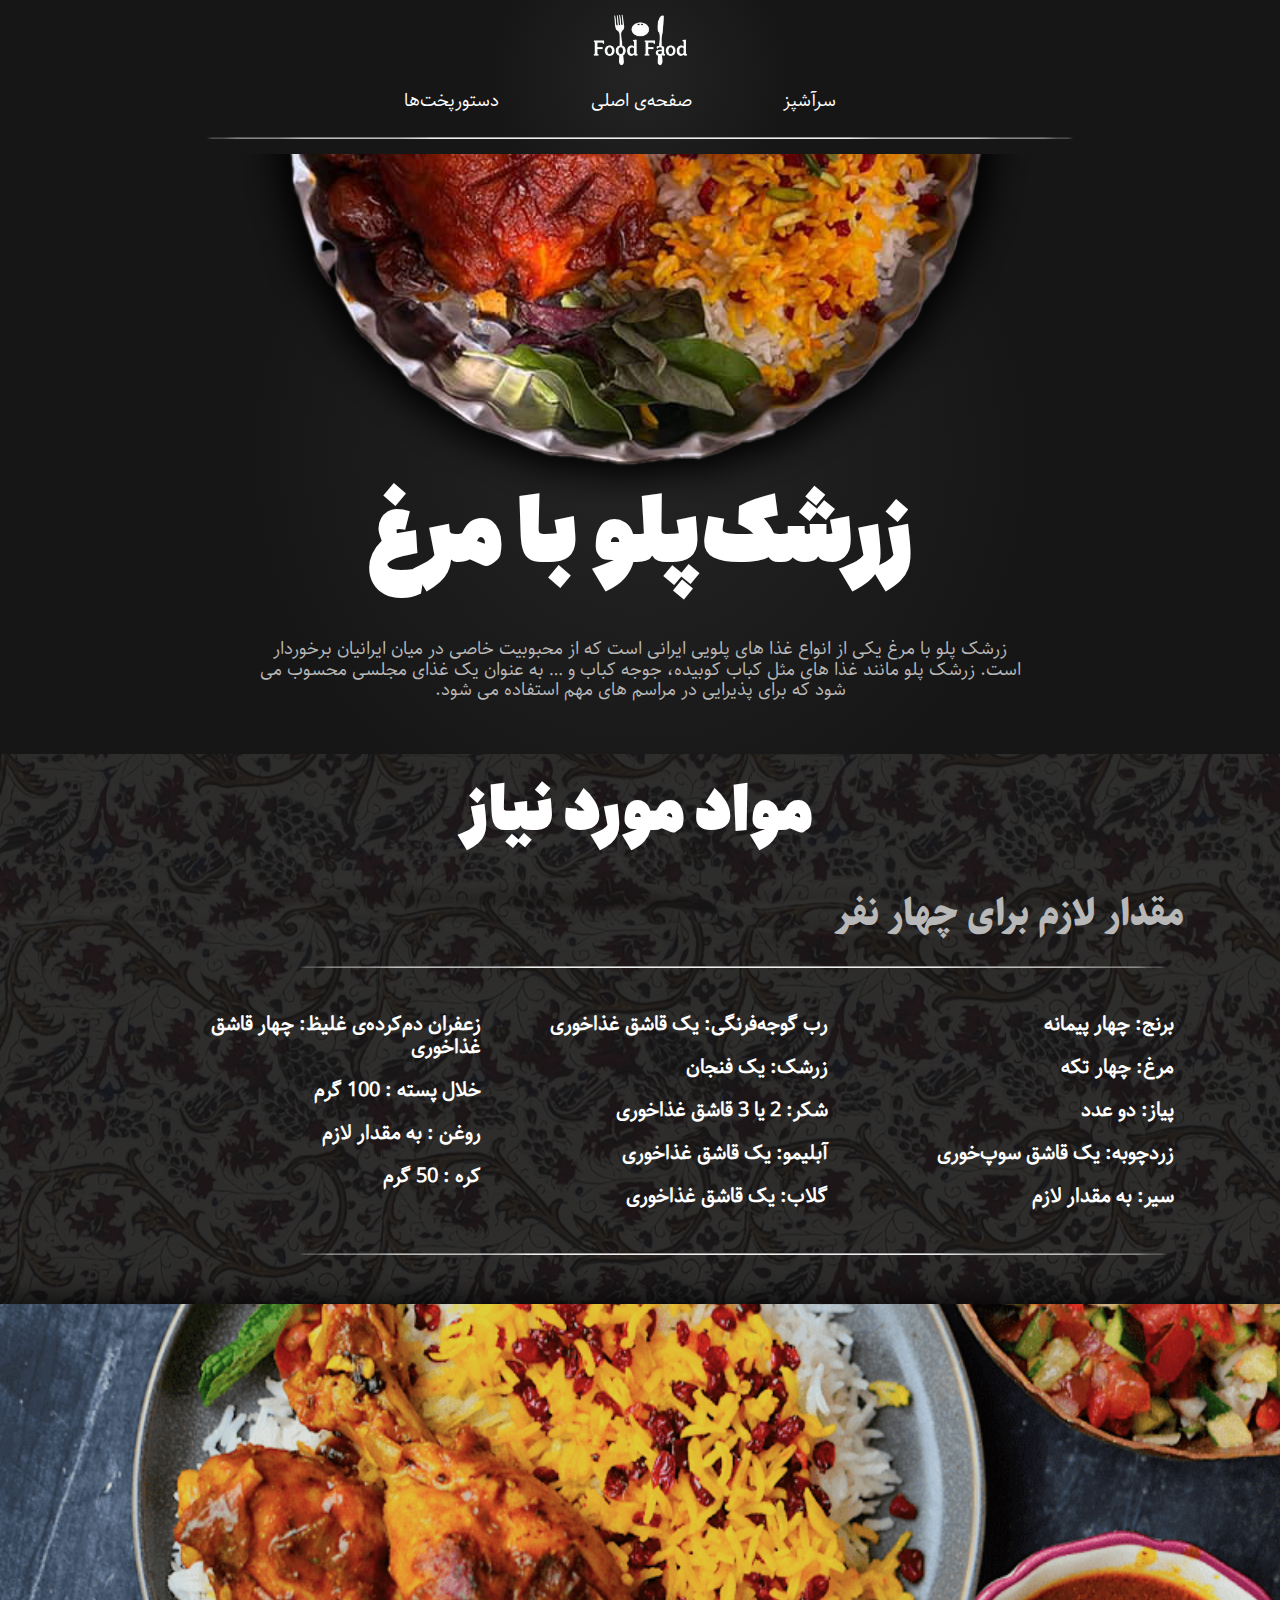
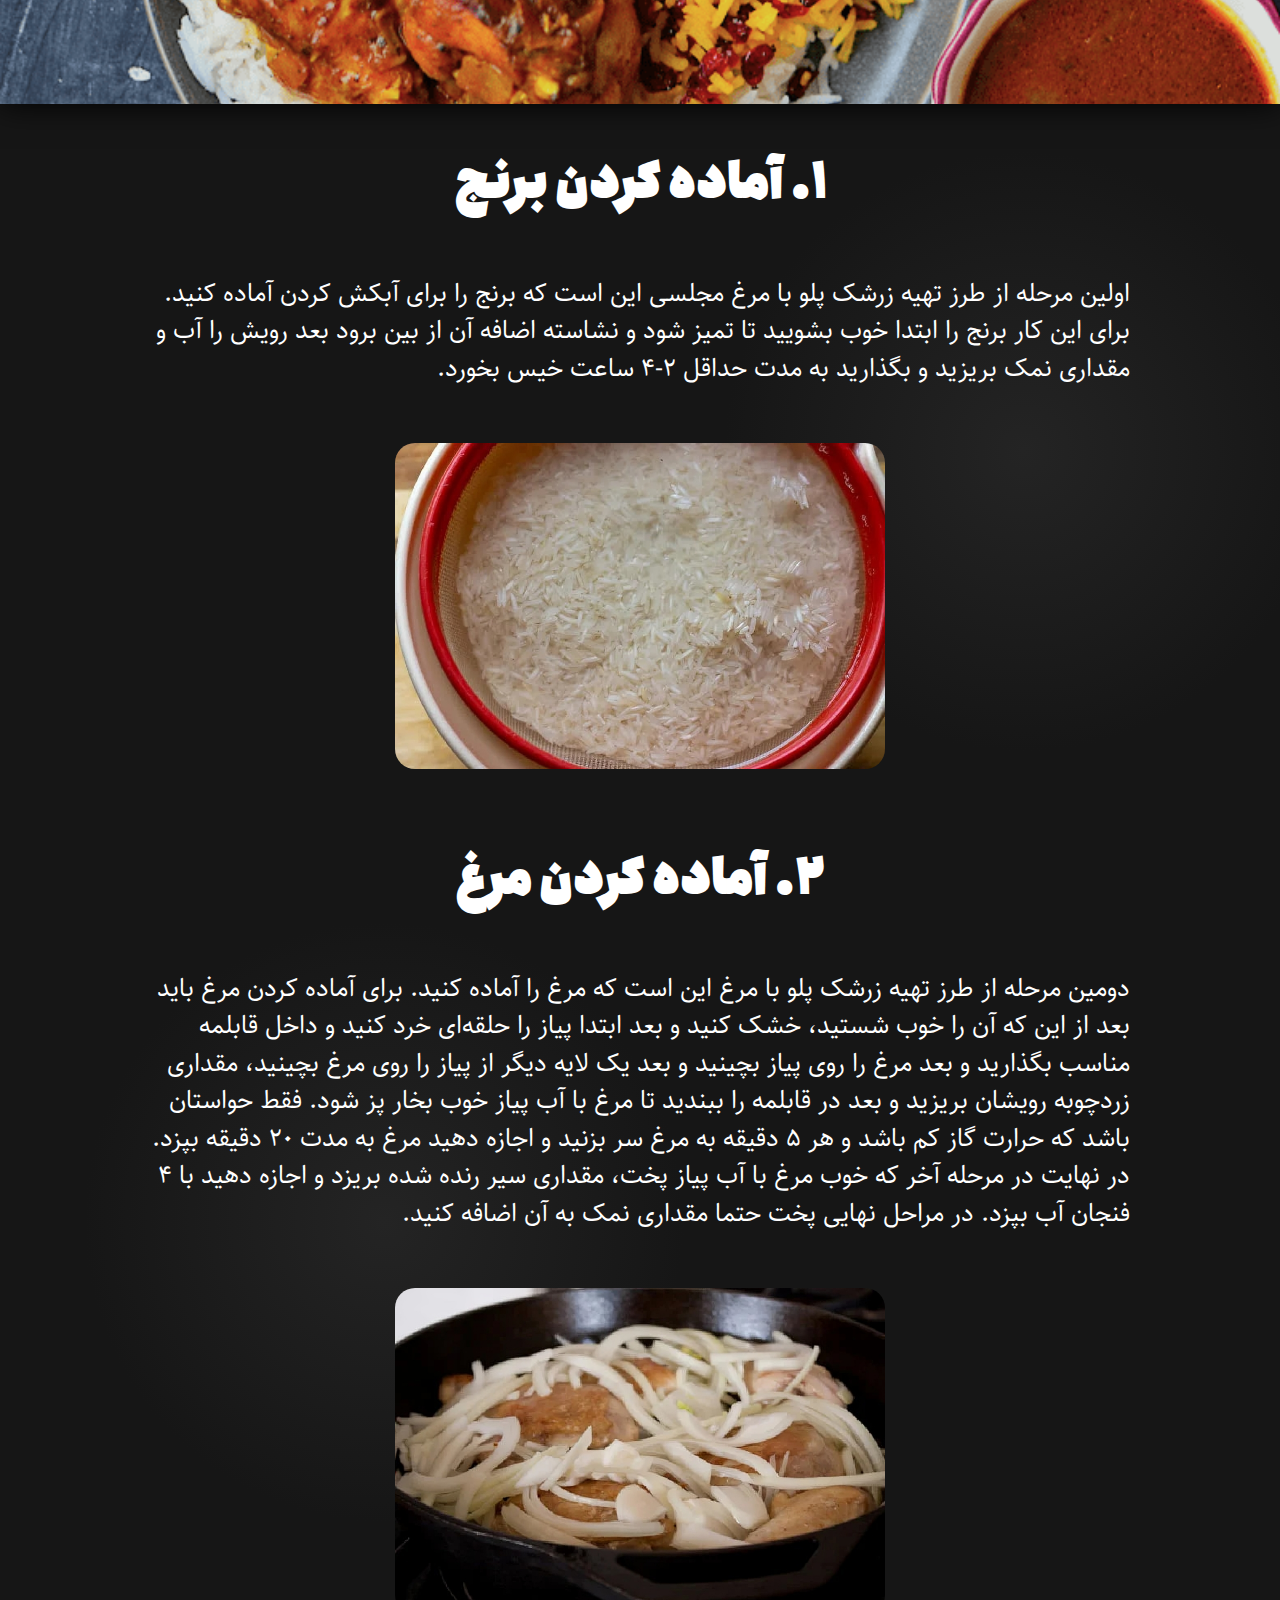
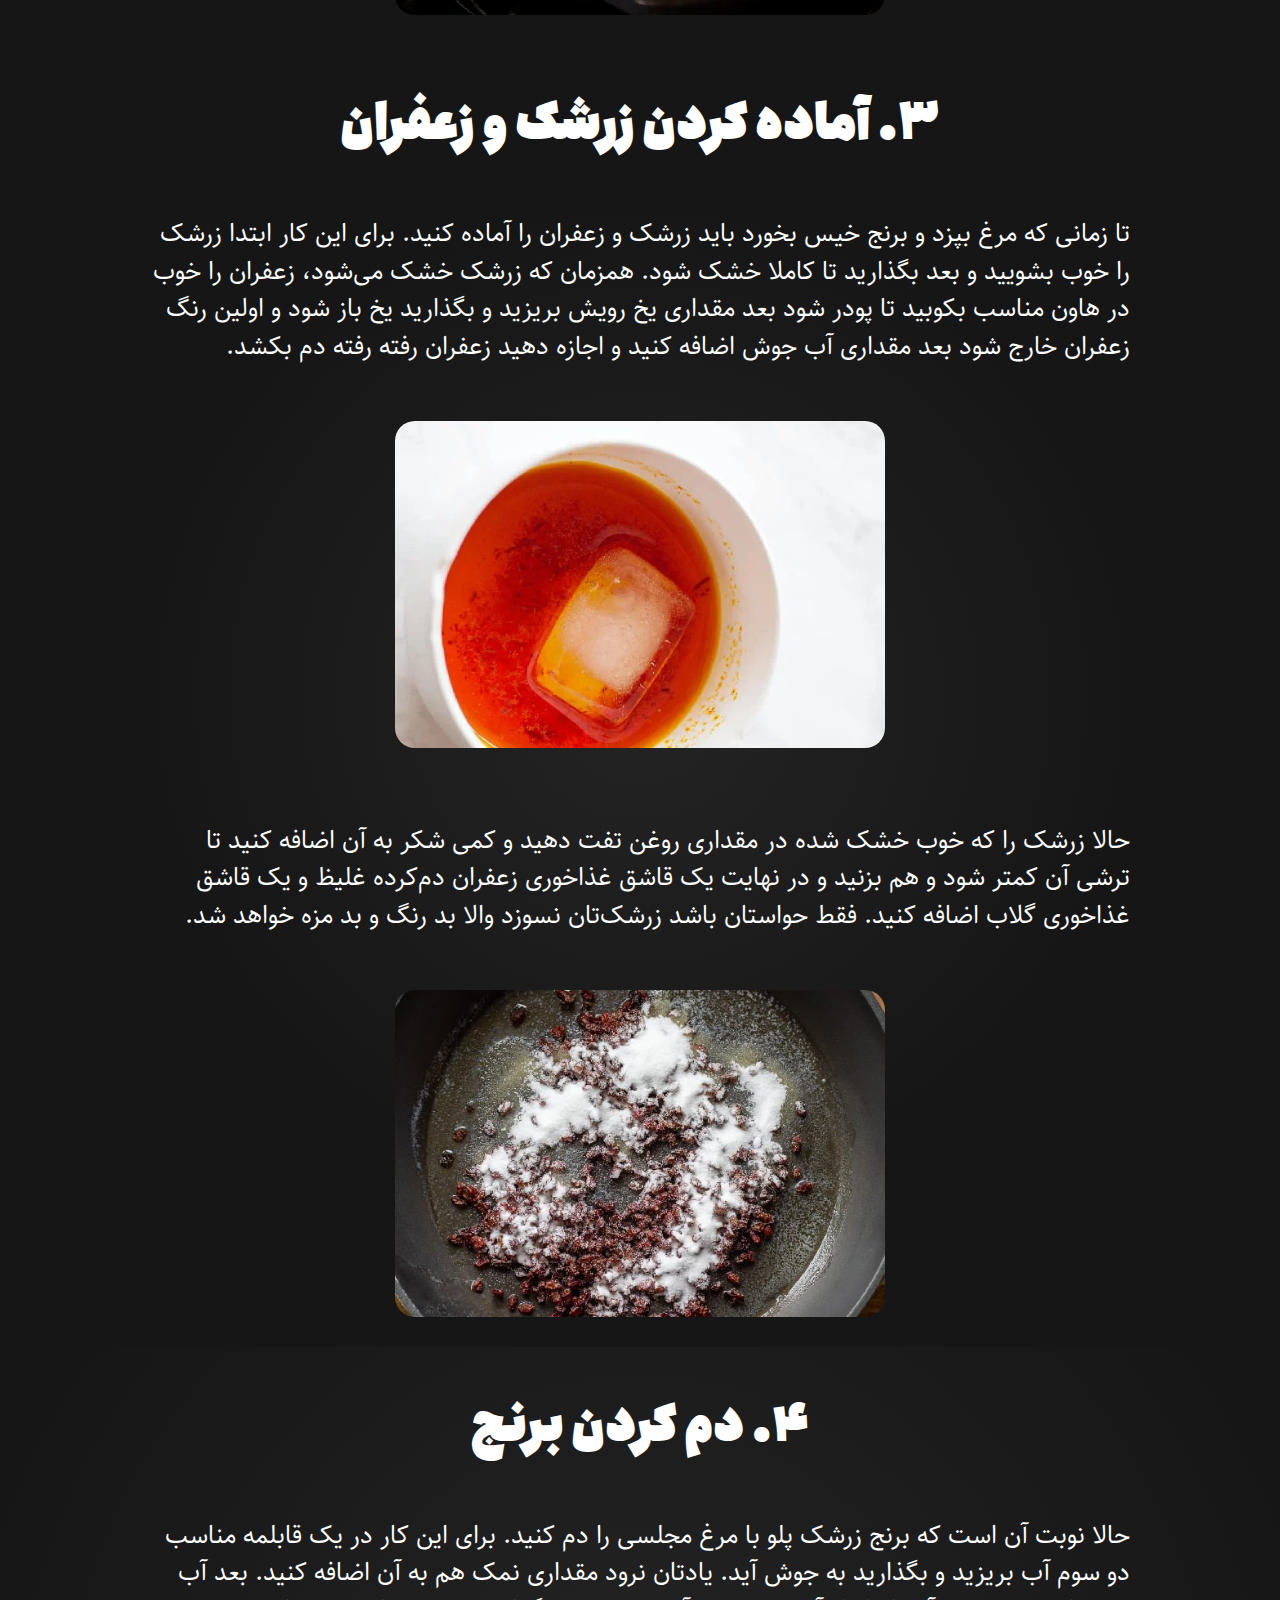
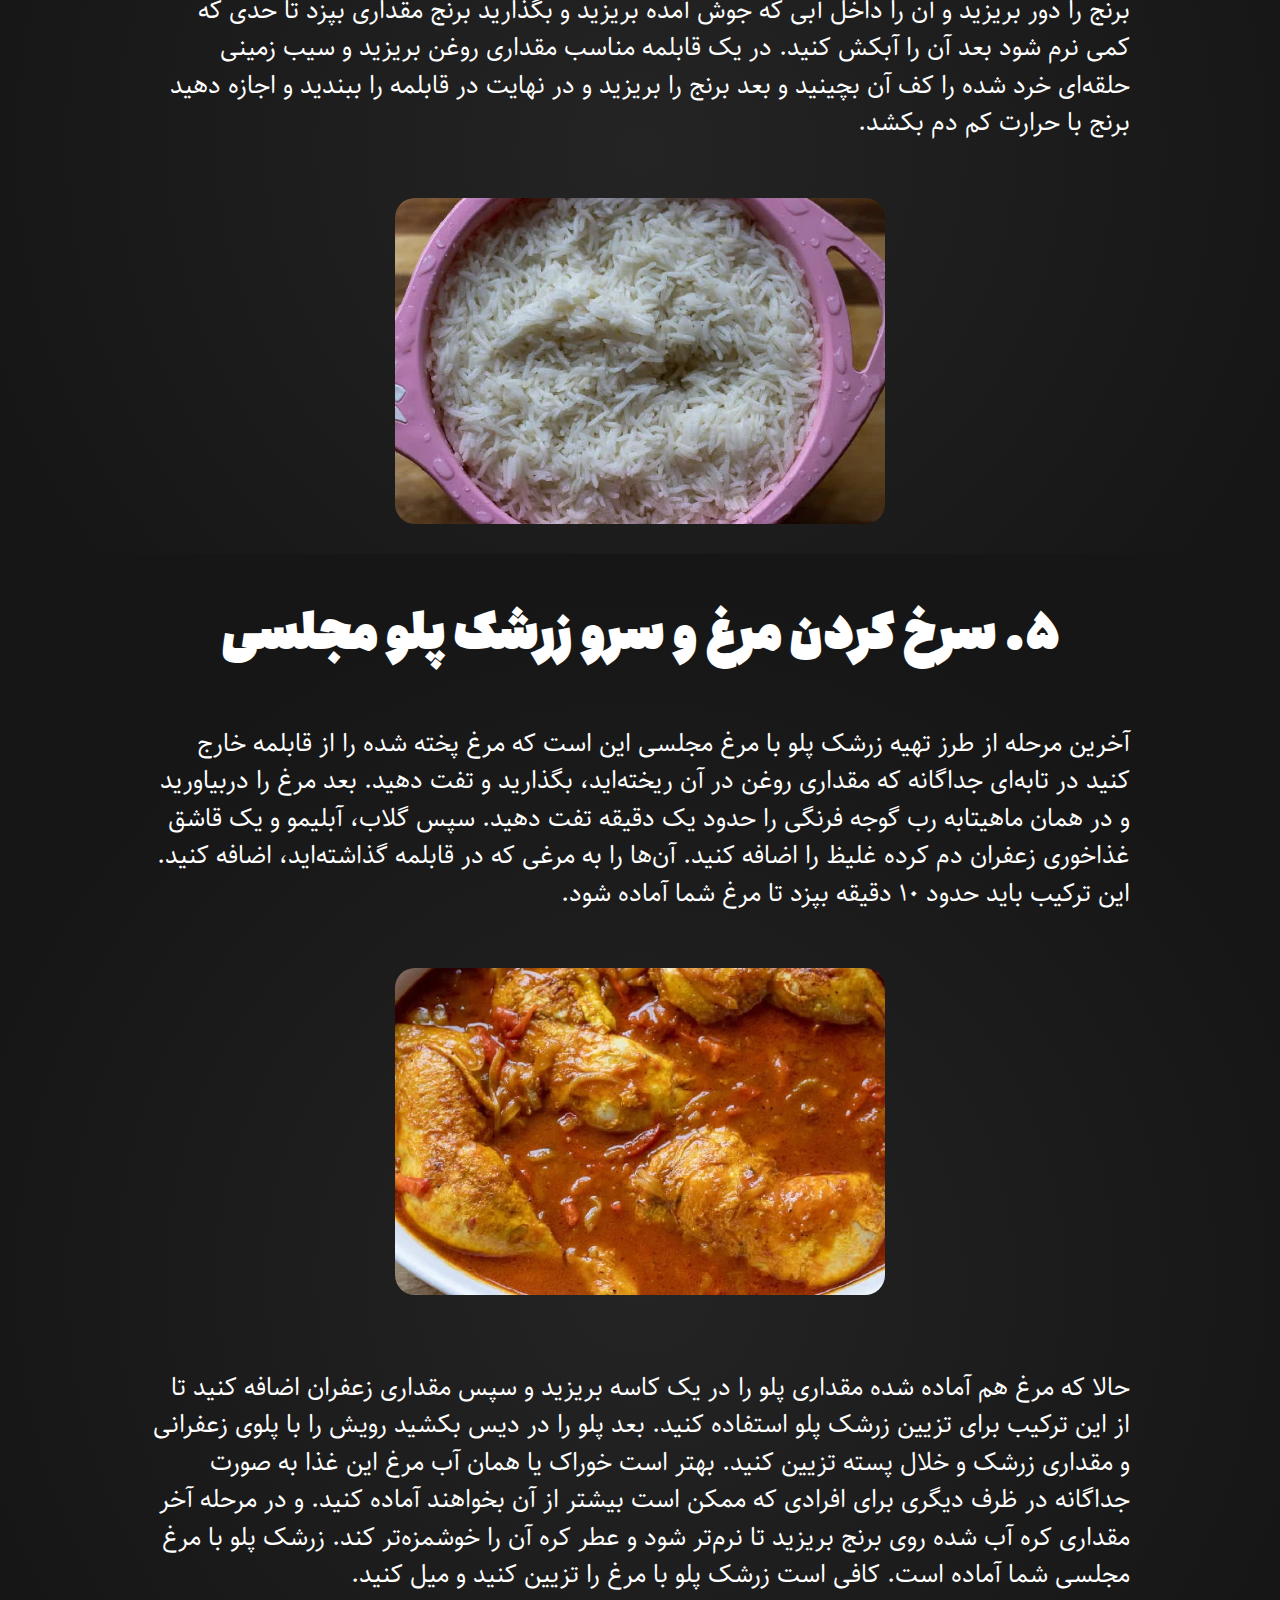
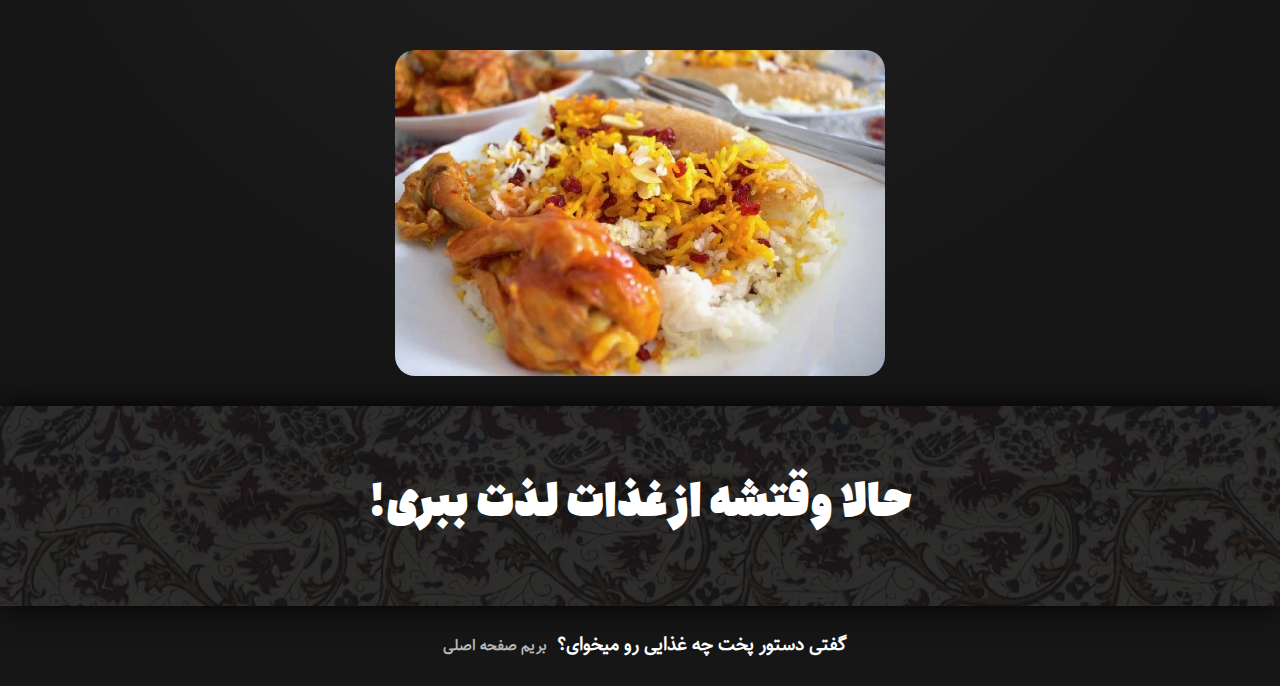
<file: other htmls/1.morgh.html>
<!DOCTYPE html>
<html lang="en">

<head>
    <meta charset="UTF-8">
    <meta name="viewport" content="width=device-width, initial-scale=1.0">
    <title> دستورپخت زرشک‌پلو با مرغ </title>

    <link rel="stylesheet" href="../css/normalize.css">

    <link rel="stylesheet" href="../css/index-style.css">

    <link rel="stylesheet" href="../css/responsive.css">

</head>

<body>

    <header id="main-header">

        <div class="container">

            <div id="top-menu">

                <img src="../img/logo.png" alt="food-logo">

                <ul id="menu-items">
                    <li> <a href="../index.html #section-10">سرآشپز</a> </li>
                    <li> <a href="../index.html">صفحه‌ی اصلی</a> </li>
                    <li> <a href="../index.html #section-3">دستورپخت‌ها</a> </li>
                </ul>

                <hr>

            </div>

        </div>

    </header>


    <section id="section-11">

        <img src="../img/morgh.png" alt="">

        <h1> زرشک‌پلو با مرغ</h1>

        <p>زرشک پلو با مرغ یکی از انواع غذا های پلویی ایرانی است که از محبوبیت خاصی در میان ایرانیان برخوردار است. زرشک
            پلو مانند غذا های مثل کباب کوبیده، جوجه کباب و … به عنوان یک غذای مجلسی محسوب می ‌شود که برای پذیرایی در
            مراسم های مهم استفاده می ‌شود.</p>

    </section>

    <section id="section-12">

        <div class="overlay-black">

            <div class="container">

                <h2 class="title">مواد مورد نیاز</h2>

                <div id="ingredient">

                    <h2>مقدار لازم برای چهار نفر</h2>

                    <hr>

                    <div id="needs">

                        <div id="needs-right">
                            <h3>برنج: چهار پیمانه</h3>
                            <h3>مرغ: چهار تکه</h3>
                            <h3>پیاز: دو عدد</h3>
                            <h3>زردچوبه: یک قاشق سوپ‌خوری</h3>
                            <h3> سیر: به مقدار لازم</h3>
                        </div>

                        <div id="needs-center">
                            <h3>رب گوجه‌فرنگی: یک قاشق غذاخوری</h3>
                            <h3>زرشک: یک فنجان</h3>
                            <h3>شکر: 2 یا 3 قاشق غذاخوری</h3>
                            <h3>آبلیمو: یک قاشق غذاخوری</h3>
                            <h3>گلاب: یک قاشق غذاخوری</h3>
                        </div>

                        <div id="needs-left">
                            <h3>زعفران دم‌کرده‌ی غلیظ: چهار قاشق غذاخوری</h3>
                            <h3>خلال پسته : 100 گرم</h3>
                            <h3>روغن : به مقدار لازم</h3>
                            <h3>کره : 50 گرم</h3>
                        </div>


                    </div>

                    <hr>


                </div>

            </div>

        </div>


    </section>

    <section id="section-13">

        <!-- <div class="overlay-black"></div> -->

    </section>

    <section id="section-14">

        <div class="container">

            <div class="text-box-recepi">

                <h2 class="levels-title"> ۱. آماده کردن برنج</h2>

                <p class="levels-text">اولین مرحله از طرز تهیه زرشک پلو با مرغ مجلسی این است که برنج را برای آبکش کردن
                    آماده کنید. برای این کار برنج را ابتدا خوب بشویید تا تمیز شود و نشاسته اضافه آن از بین برود بعد رویش
                    را آب و مقداری نمک بریزید و بگذارید به مدت حداقل ۲-۴ ساعت خیس بخورد.</p>

            </div>

            <img src="../img/1.1.png" alt="">

        </div>

    </section>

    <section id="section-15">

        <div class="container">

            <div class="text-box-recepi">

                <h2 class="levels-title">۲. آماده کردن مرغ</h2>

                <p class="levels-text">دومین مرحله از طرز تهیه زرشک پلو با مرغ این است که مرغ را آماده کنید. برای آماده
                    کردن مرغ باید بعد از این که آن را خوب شستید، خشک کنید و بعد ابتدا پیاز را حلقه‌ای خرد کنید و داخل
                    قابلمه مناسب بگذارید و بعد مرغ را روی پیاز بچینید و بعد یک لایه دیگر از پیاز را روی مرغ بچینید،
                    مقداری زردچوبه رویشان بریزید و بعد در قابلمه را ببندید تا مرغ با آب پیاز خوب بخار پز شود. فقط
                    حواستان باشد که حرارت گاز کم باشد و هر ۵ دقیقه به مرغ سر بزنید و اجازه دهید مرغ به مدت ۲۰ دقیقه
                    بپزد. در نهایت در مرحله آخر که خوب مرغ با آب پیاز پخت، مقداری سیر رنده شده بریزد و اجازه دهید با ۴
                    فنجان آب بپزد. در مراحل نهایی پخت حتما مقداری نمک به آن اضافه کنید.</p>

            </div>

            <img src="../img/1.2.png" alt="">

        </div>

    </section>

    <section id="section-16">

        <div class="container">

            <div class="text-box-recepi">

                <h2 class="levels-title">۳. آماده کردن زرشک و زعفران</h2>

                <p class="levels-text">تا زمانی که مرغ بپزد و برنج خیس بخورد باید زرشک و زعفران را آماده کنید. برای این
                    کار ابتدا زرشک را خوب بشویید و بعد بگذارید تا کاملا خشک شود. همزمان که زرشک خشک می‌شود، زعفران را
                    خوب در هاون مناسب بکوبید تا پودر شود بعد مقداری یخ رویش بریزید و بگذارید یخ باز شود و اولین رنگ
                    زعفران خارج شود بعد مقداری آب جوش اضافه کنید و اجازه دهید زعفران رفته رفته دم بکشد.</p>

            </div>

            <img src="../img/1.3.png" alt="">

            <div class="text-box-recepi">

                <p class="levels-text">حالا زرشک را که خوب خشک شده در مقداری روغن تفت دهید و کمی شکر به آن اضافه کنید تا
                    ترشی آن کمتر شود و هم بزنید و در نهایت‌ یک قاشق غذاخوری زعفران دم‌کرده غلیظ و یک قاشق غذاخوری گلاب
                    اضافه کنید. فقط حواستان باشد زرشک‌تان نسوزد والا بد رنگ و بد مزه خواهد شد.</p>

            </div>

            <img src="../img/1.4.jpg" alt="">

        </div>

    </section>

    <section id="section-17">

        <div class="container">

            <div class="text-box-recepi">

                <h2 class="levels-title">۴. دم کردن برنج</h2>

                <p class="levels-text">حالا نوبت آن است که برنج زرشک پلو با مرغ مجلسی را دم کنید. برای این کار در یک
                    قابلمه مناسب دو سوم آب بریزید و بگذارید به جوش آید. یادتان نرود مقداری نمک هم به آن اضافه کنید. بعد
                    آب برنج را دور بریزید و آن را داخل آبی که جوش آمده بریزید و بگذارید برنج مقداری بپزد تا حدی که کمی
                    نرم شود بعد آن را آبکش کنید. در یک قابلمه مناسب مقداری روغن بریزید و سیب زمینی حلقه‌ای خرد شده را کف
                    آن بچینید و بعد برنج را بریزید و در نهایت در قابلمه را ببندید و اجازه دهید برنج با حرارت کم دم بکشد.
                </p>

            </div>

            <img src="../img/1.5.png" alt="">

        </div>

    </section>

    <section id="section-18">

        <div class="container">

            <div class="text-box-recepi">

                <h2 class="levels-title">۵. سرخ کردن مرغ و سرو زرشک پلو مجلسی</h2>

                <p class="levels-text">آخرین مرحله از طرز تهیه زرشک پلو با مرغ مجلسی این است که مرغ پخته شده را از
                    قابلمه خارج کنید در تابه‌ای جداگانه که مقداری روغن در آن ریخته‌اید، بگذارید و تفت دهید. بعد مرغ را
                    دربیاورید و در همان ماهیتابه رب گوجه فرنگی را حدود یک دقیقه تفت دهید. سپس گلاب، آبلیمو و یک قاشق
                    غذاخوری زعفران دم کرده غلیظ را اضافه کنید. آن‌ها را به مرغی که در قابلمه گذاشته‌اید، اضافه کنید. این
                    ترکیب باید حدود ۱۰ دقیقه بپزد تا مرغ شما آماده شود.</p>

            </div>

            <img src="../img/1.6.png" alt="">


            <div class="text-box-recepi">

                <p class="levels-text">حالا که مرغ هم آماده شده مقداری پلو را در یک کاسه بریزید و سپس مقداری زعفران اضافه کنید تا از این ترکیب برای تزیین زرشک پلو استفاده کنید. بعد پلو را در دیس بکشید رویش را با پلوی زعفرانی و مقداری زرشک و خلال پسته تزیین کنید.

                    بهتر است خوراک یا همان آب مرغ این غذا به صورت جداگانه در ظرف دیگری برای افرادی که ممکن است بیشتر از آن بخواهند آماده کنید. و در مرحله آخر مقداری کره آب شده روی برنج بریزید تا نرم‌تر شود و عطر کره آن را خوشمزه‌تر کند. زرشک پلو با مرغ مجلسی شما آماده است. کافی است زرشک پلو با مرغ را تزیین کنید و میل کنید.</p>
                
            </div>

            <img src="../img/1.7.png" alt="">

        </div>

    </section>






    <section id="section-19">

        <div class="overlay-black">

            <h3 class="end-title">حالا وقتشه از غذات لذت ببری!</h3>

        </div>

    </section>


    <footer id="main-footer">

        <div class="container">

            <h3 class="footer-text1"> گفتی دستور پخت چه غذایی رو میخوای؟</h3>
            <h3><a href="../index.html" class="footer-text2">بریم صفحه اصلی</a></h3>


        </div>

    </footer>




    <script src="../js/jquery-3.7.0.min.js"></script>
    <script src="../js/jquery.bxslider.min.js"></script>
    <script src="../js/slick.min.js"></script>
    <script src="../js/index.js"></script>

</body>

</html>
</file>
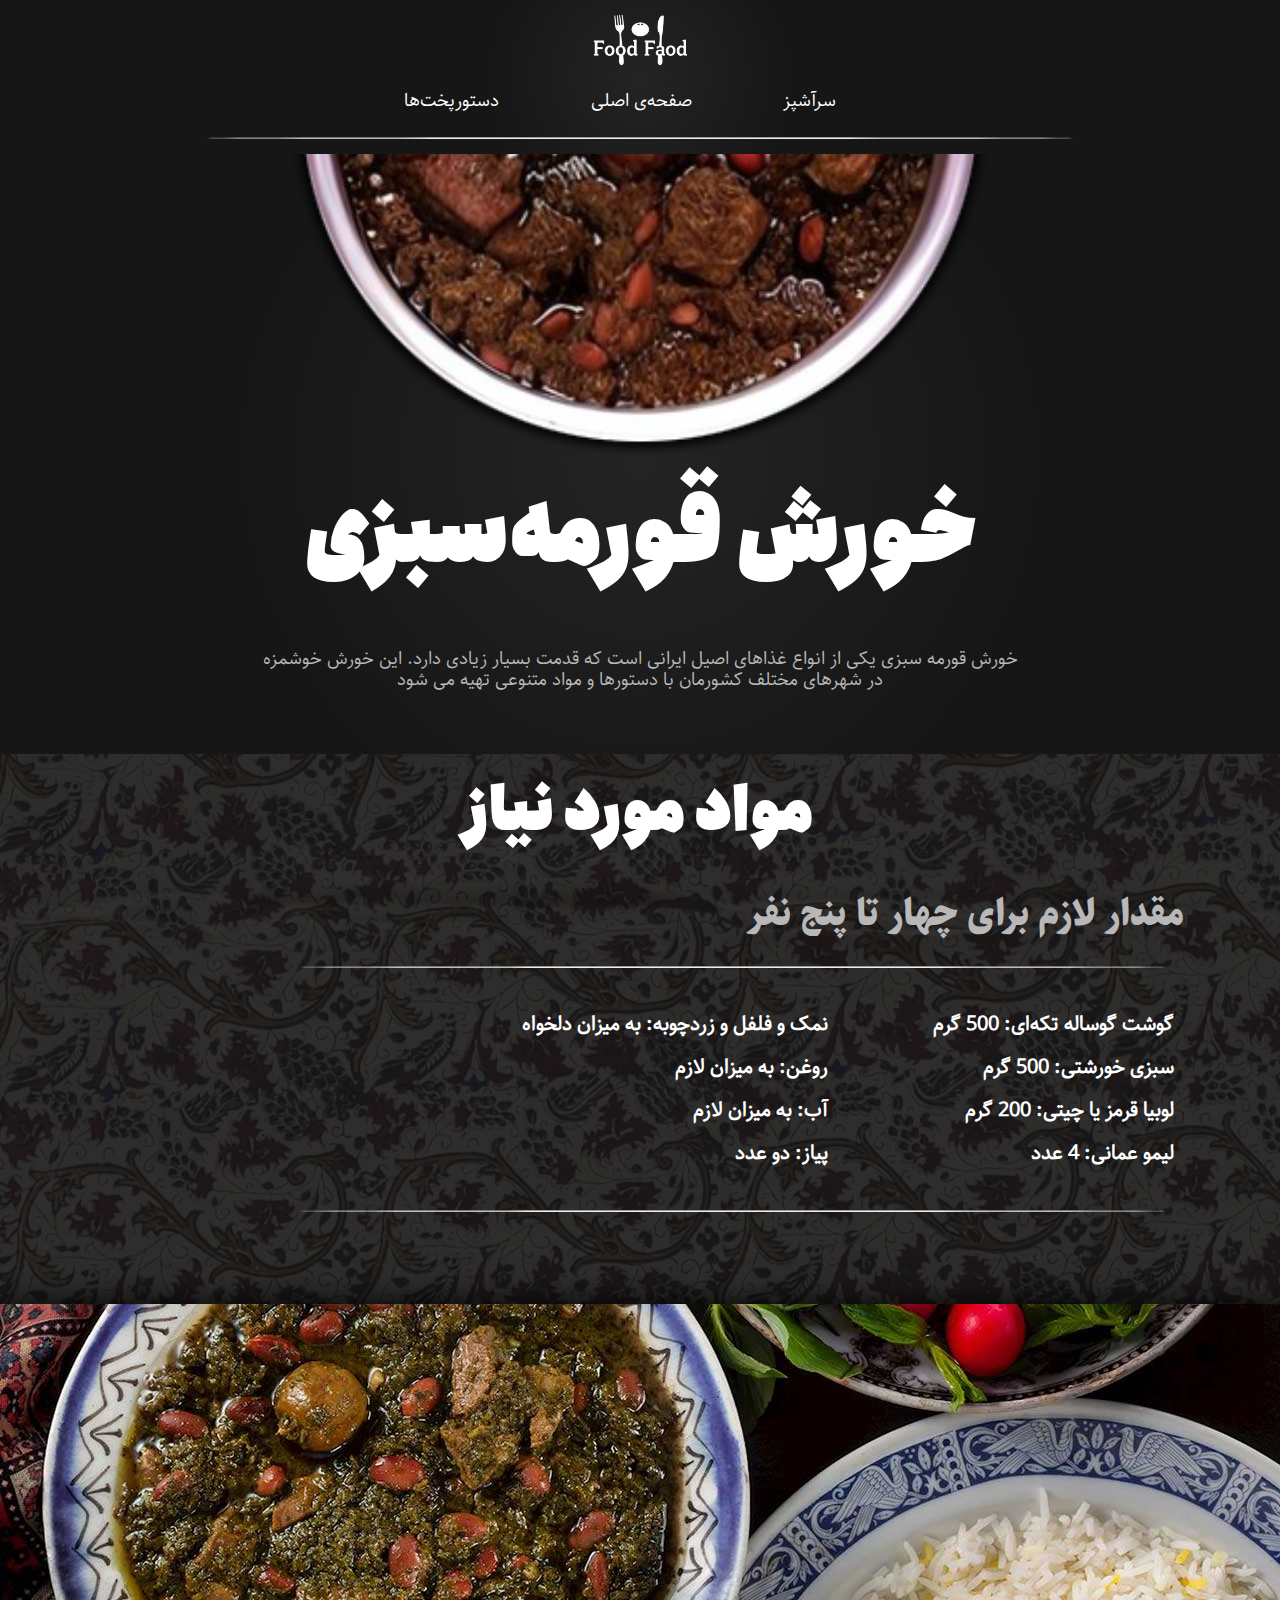
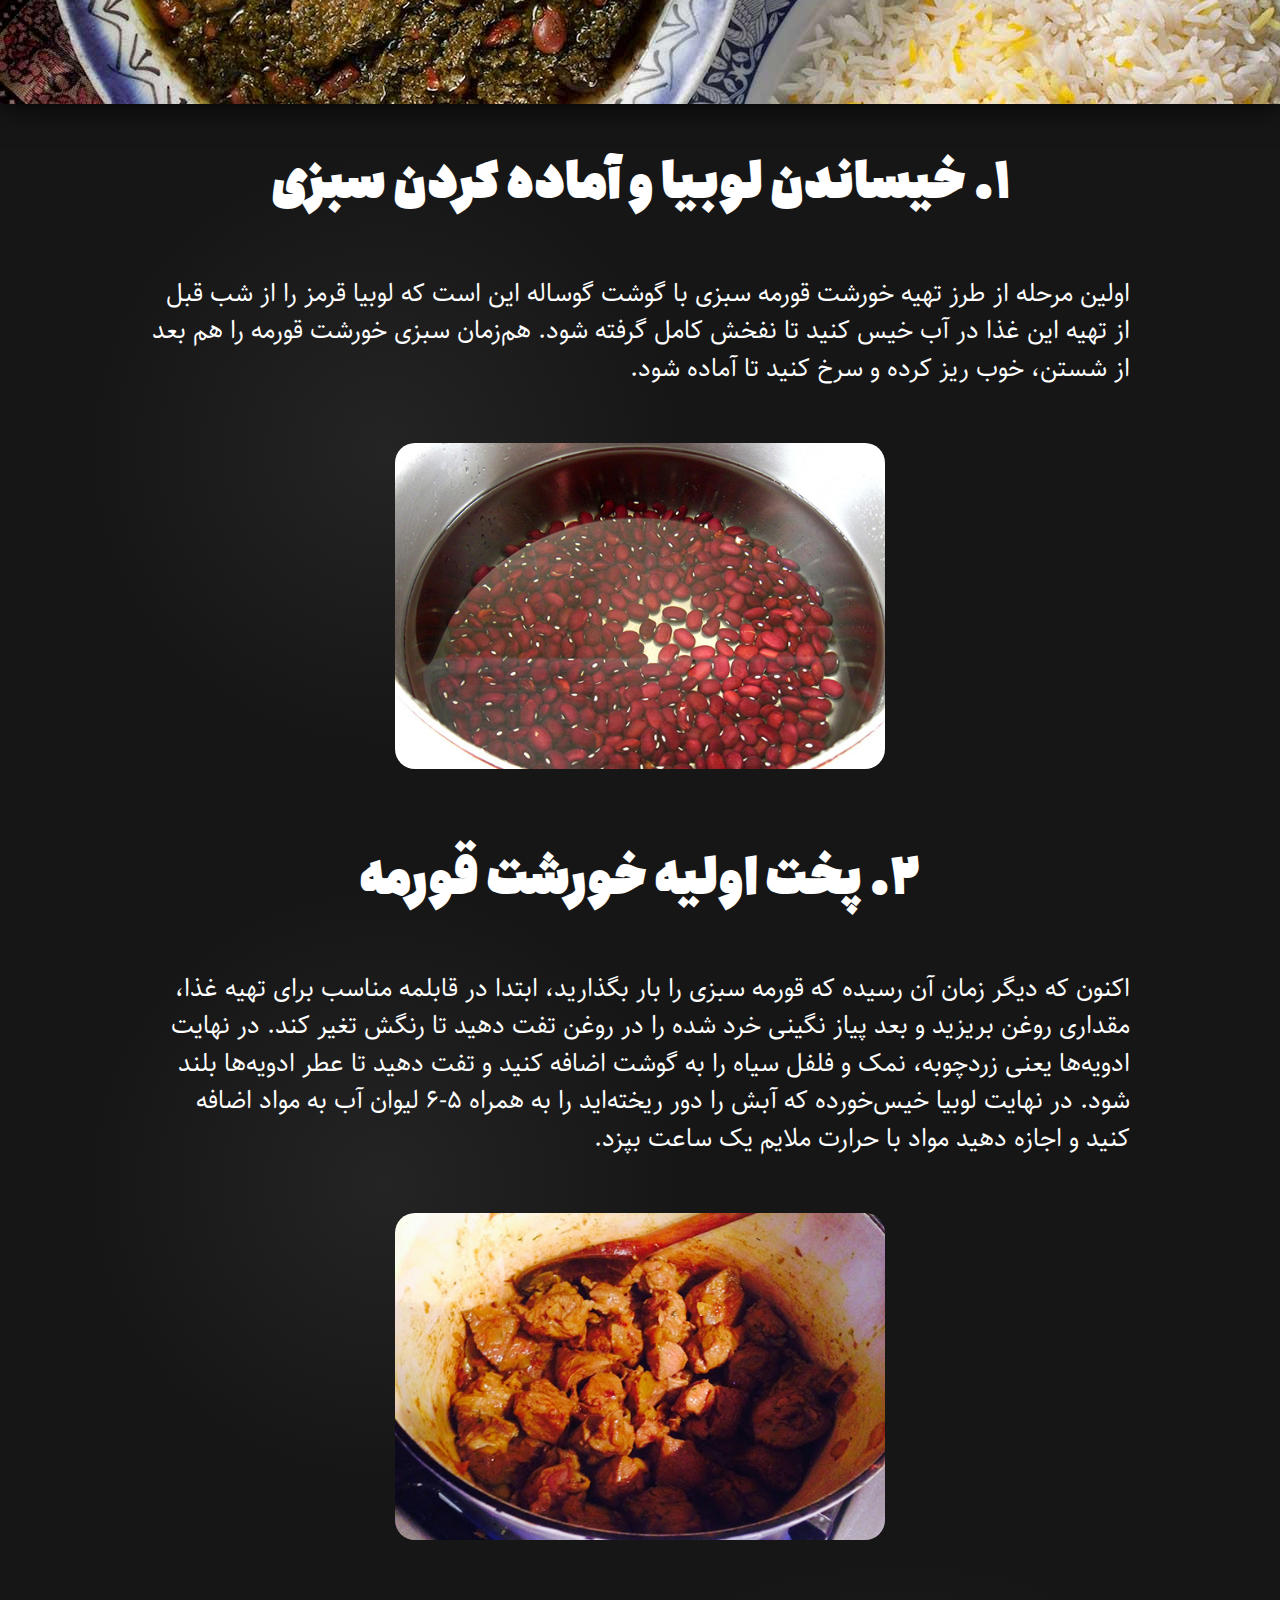
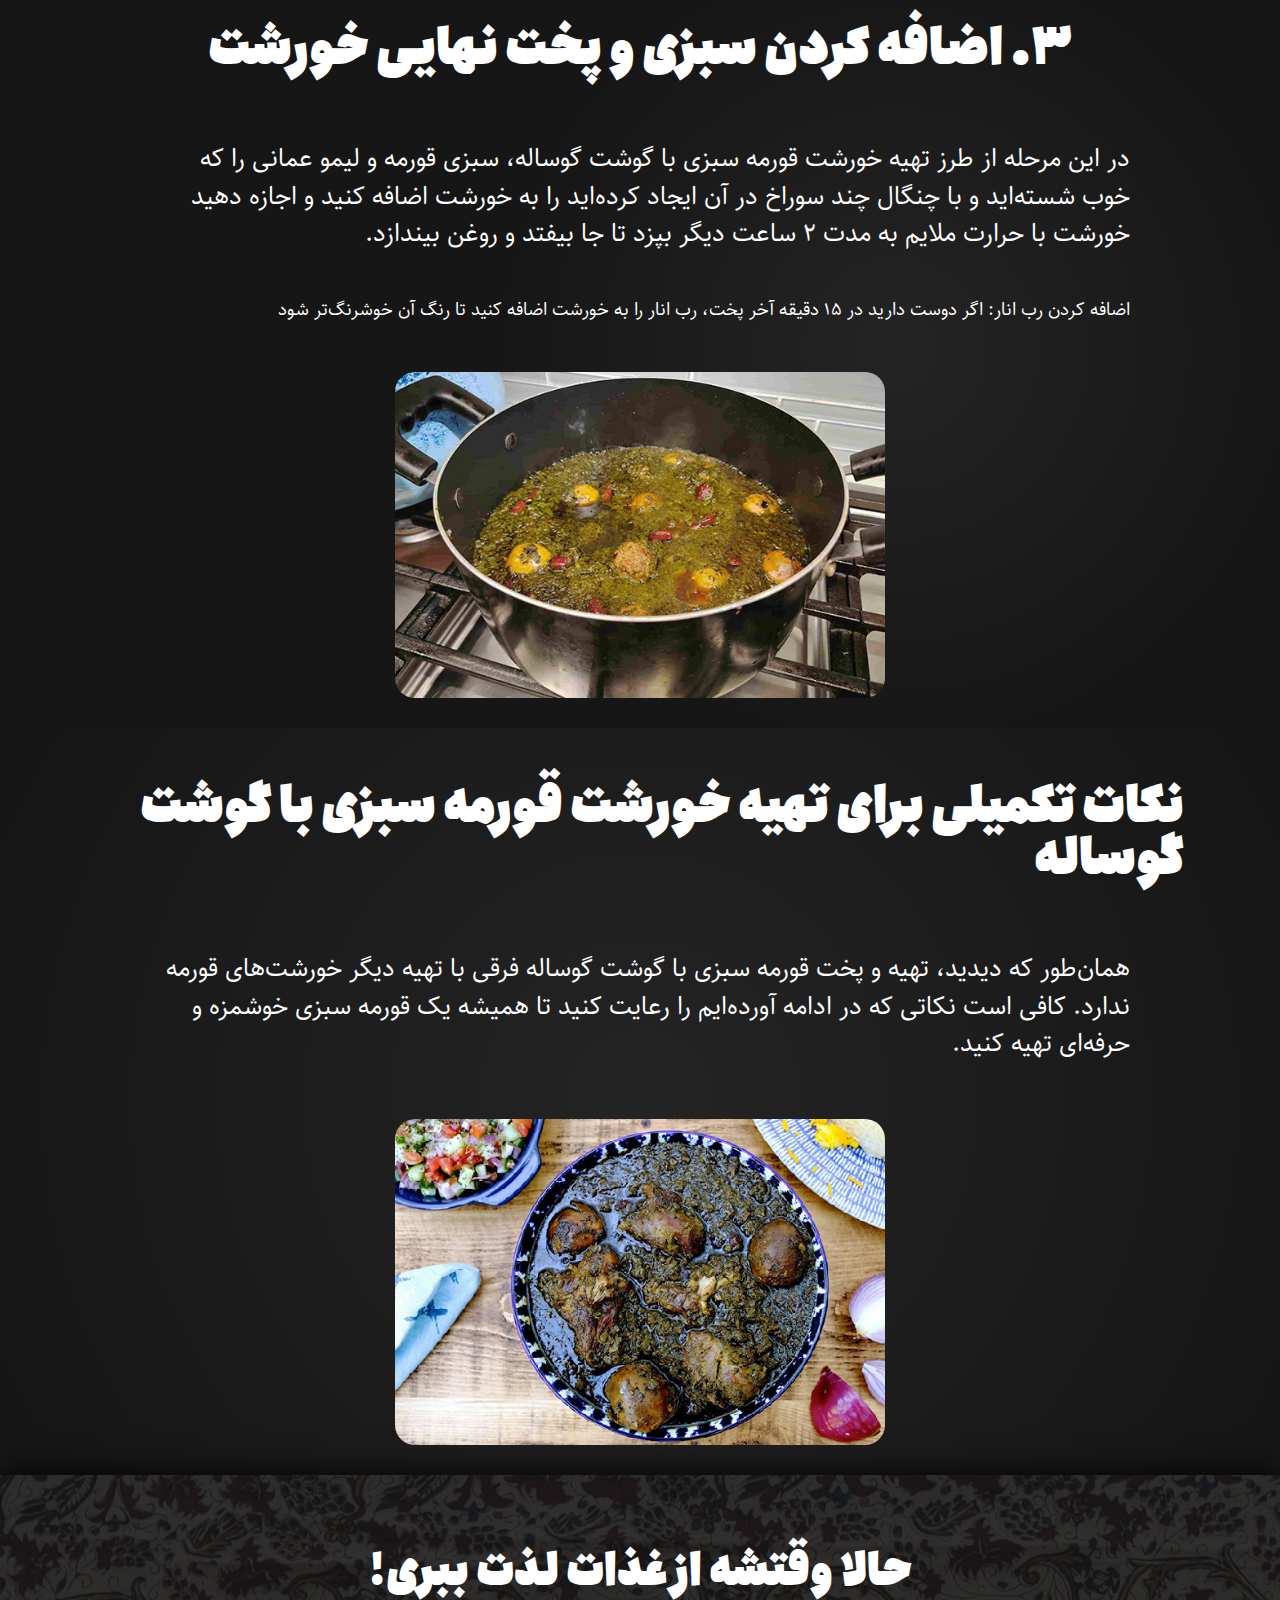
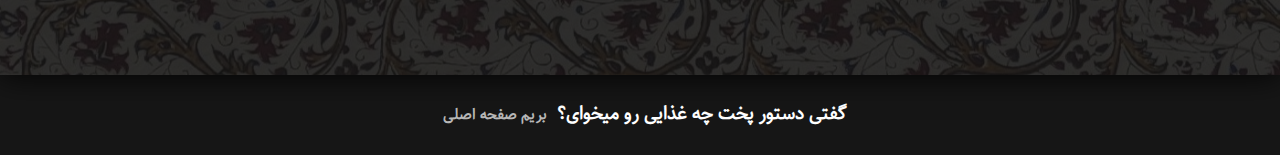
<file: other htmls/2.ghorme.html>
<!DOCTYPE html>
<html lang="en">

<head>
    <meta charset="UTF-8">
    <meta name="viewport" content="width=device-width, initial-scale=1.0">
    <title>دستورپخت قورمه‌سبزی</title>

    <link rel="stylesheet" href="../css/normalize.css">

    <link rel="stylesheet" href="../css/index-style.css">

    <link rel="stylesheet" href="../css/responsive.css">

</head>

<body>

    <header id="main-header">

        <div class="container">

            <div id="top-menu">

                <img src="../img/logo.png" alt="food-logo">

                <ul id="menu-items">
                    <li> <a href="../index.html #section-10">سرآشپز</a> </li>
                    <li> <a href="../index.html">صفحه‌ی اصلی</a> </li>
                    <li> <a href="../index.html #section-3">دستورپخت‌ها</a> </li>
                </ul>

                <hr>

            </div>

        </div>

    </header>


    <section id="section-11">

        <img src="../img/ghorme3.1.png" alt="">

        <h1> ‌خورش قورمه‌سبزی </h1>

        <p>خورش قورمه سبزی یکی از انواع غذاهای اصیل ایرانی است که قدمت بسیار زیادی دارد. این خورش خوشمزه در شهرهای مختلف
            کشورمان با دستورها و مواد متنوعی تهیه می شود</p>

    </section>


    <section id="section-12">

        <div class="overlay-black">

            <div class="container">

                <h2 class="title">مواد مورد نیاز</h2>

                <div id="ingredient">

                    <h2>مقدار لازم برای چهار تا پنج نفر</h2>

                    <hr>

                    <div id="needs">

                        <div id="needs-right">
                            <h3>گوشت گوساله تکه‌ای: 500 گرم</h3>
                            <h3>سبزی خورشتی: 500 گرم </h3>
                            <h3>لوبیا قرمز یا چیتی: 200 گرم</h3>
                            <h3>لیمو عمانی: 4 عدد</h3>
                        </div>

                        <div id="needs-center">
                            <h3>نمک و فلفل و زردچوبه: به میزان دلخواه</h3>
                            <h3>روغن: به میزان لازم</h3>
                            <h3>آب: به میزان لازم</h3>
                            <h3>پیاز: دو عدد</h3>
                        </div>

                        <div id="needs-left">

                        </div>


                    </div>

                    <hr>


                </div>

            </div>

        </div>


    </section>





    <section id="section-20">

        <!-- <div class="overlay-black"></div> -->

    </section>

    <section id="section-21">

        <div class="container">

            <div class="text-box-recepi">

                <h2 class="levels-title">۱. خیساندن لوبیا و آماده کردن سبزی</h2>

                <p class="levels-text">اولین مرحله از طرز تهیه خورشت قورمه سبزی با گوشت گوساله این است که لوبیا قرمز را
                    از شب قبل از تهیه این غذا در آب خیس کنید تا نفخش کامل گرفته شود. هم‌زمان سبزی خورشت قورمه را هم بعد
                    از شستن، خوب ریز کرده و سرخ کنید تا آماده شود.</p>
            </div>

            <img src="../img/2.1.jpg" alt="">

        </div>

    </section>

    <section id="section-22">

        <div class="container">

            <div class="text-box-recepi">

                <h2 class="levels-title">۲. پخت اولیه خورشت قورمه</h2>

                <p class="levels-text">اکنون که دیگر زمان آن رسیده که قورمه سبزی را بار بگذارید، ابتدا در قابلمه مناسب
                    برای تهیه غذا، مقداری روغن بریزید و بعد پیاز نگینی خرد شده را در روغن تفت دهید تا رنگش تغیر کند. در
                    نهایت ادویه‌ها یعنی زردچوبه، نمک و فلفل سیاه را به گوشت اضافه کنید و تفت دهید تا عطر ادویه‌ها بلند
                    شود. در نهایت لوبیا خیس‌خورده که آبش را دور ریخته‌اید را به همراه ۵-۶ لیوان آب به مواد اضافه کنید و
                    اجازه دهید مواد با حرارت ملایم یک ساعت بپزد.</p>

            </div>

            <img src="../img/2.2.jpg" alt="">

        </div>

    </section>

    <section id="section-23">

        <div class="container">

            <div class="text-box-recepi">

                <h2 class="levels-title">۳. اضافه کردن سبزی و پخت نهایی خورشت</h2>

                <p class="levels-text"> در این مرحله از طرز تهیه خورشت قورمه سبزی با گوشت گوساله، سبزی قورمه و لیمو
                    عمانی را که خوب شسته‌اید و با چنگال چند سوراخ در آن ایجاد کرده‌اید را به خورشت اضافه کنید و اجازه
                    دهید خورشت با حرارت ملایم به مدت ۲ ساعت دیگر بپزد تا جا بیفتد و روغن بیندازد.</p>

                <p class="levels-text"> اضافه کردن رب انار: اگر دوست دارید در ۱۵ دقیقه آخر پخت، رب انار را به خورشت
                    اضافه کنید تا رنگ آن خوشرنگ‌تر شود</p>
            </div>

            <img src="../img/2.3.jpg" alt="">

        </div>

    </section>

    <section id="section-24">

        <div class="container">

            <div class="text-box-recepi">

                <h2 class="levels-title">نکات تکمیلی برای تهیه خورشت قورمه سبزی با گوشت گوساله
                </h2>

                <p class="levels-text">همان‌طور که دیدید، تهیه و پخت قورمه سبزی با گوشت گوساله فرقی با تهیه دیگر
                    خورشت‌های قورمه ندارد. کافی است نکاتی که در ادامه آورده‌ایم را رعایت کنید تا همیشه یک قورمه سبزی
                    خوشمزه و حرفه‌ای تهیه کنید.</p>

            </div>
            
            <img src="../img/2.4.jpg" alt="">

        </div>



    </section>





    <section id="section-19">

        <div class="overlay-black">

            <h3 class="end-title">حالا وقتشه از غذات لذت ببری!</h3>

        </div>

    </section>


    <footer id="main-footer">

        <div class="container">

            <h3 class="footer-text1"> گفتی دستور پخت چه غذایی رو میخوای؟</h3>
            <h3><a href="../index.html" class="footer-text2">بریم صفحه اصلی</a></h3>


        </div>

    </footer>



</body>

</html>
</file>
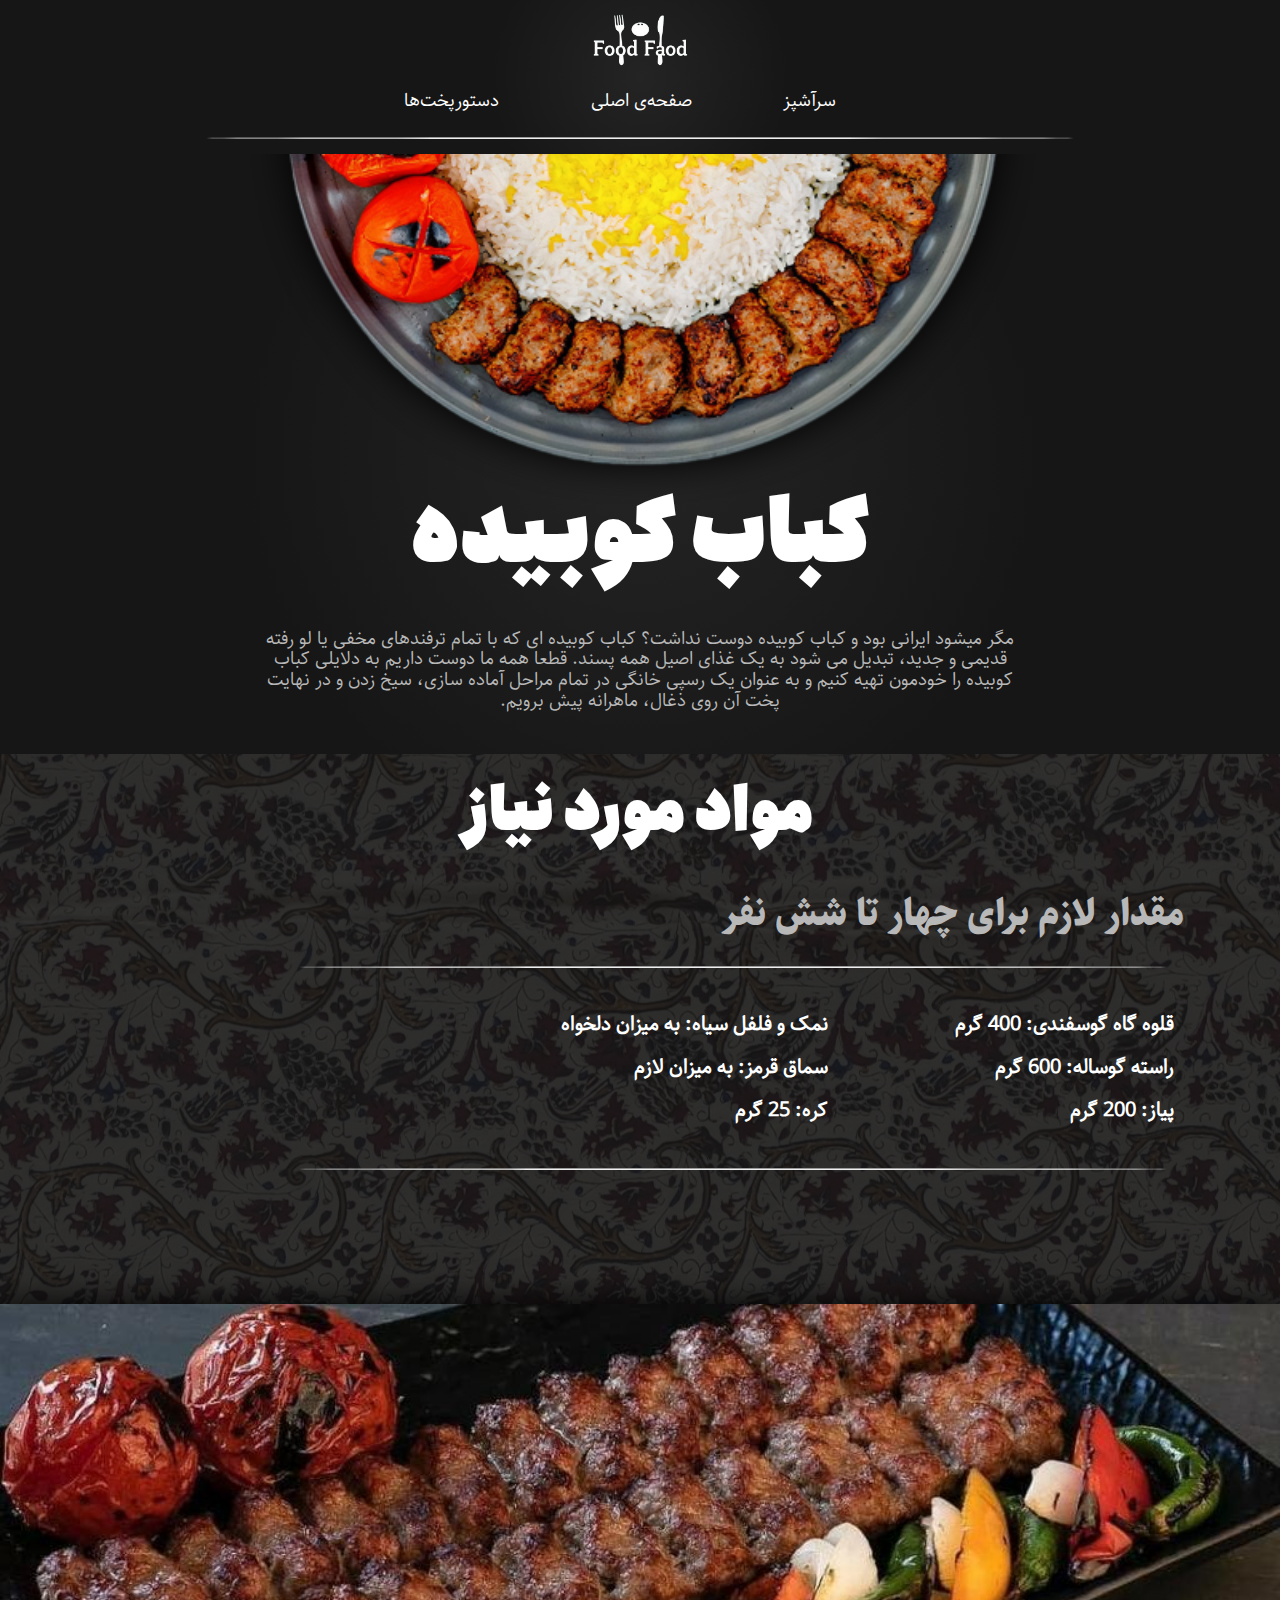
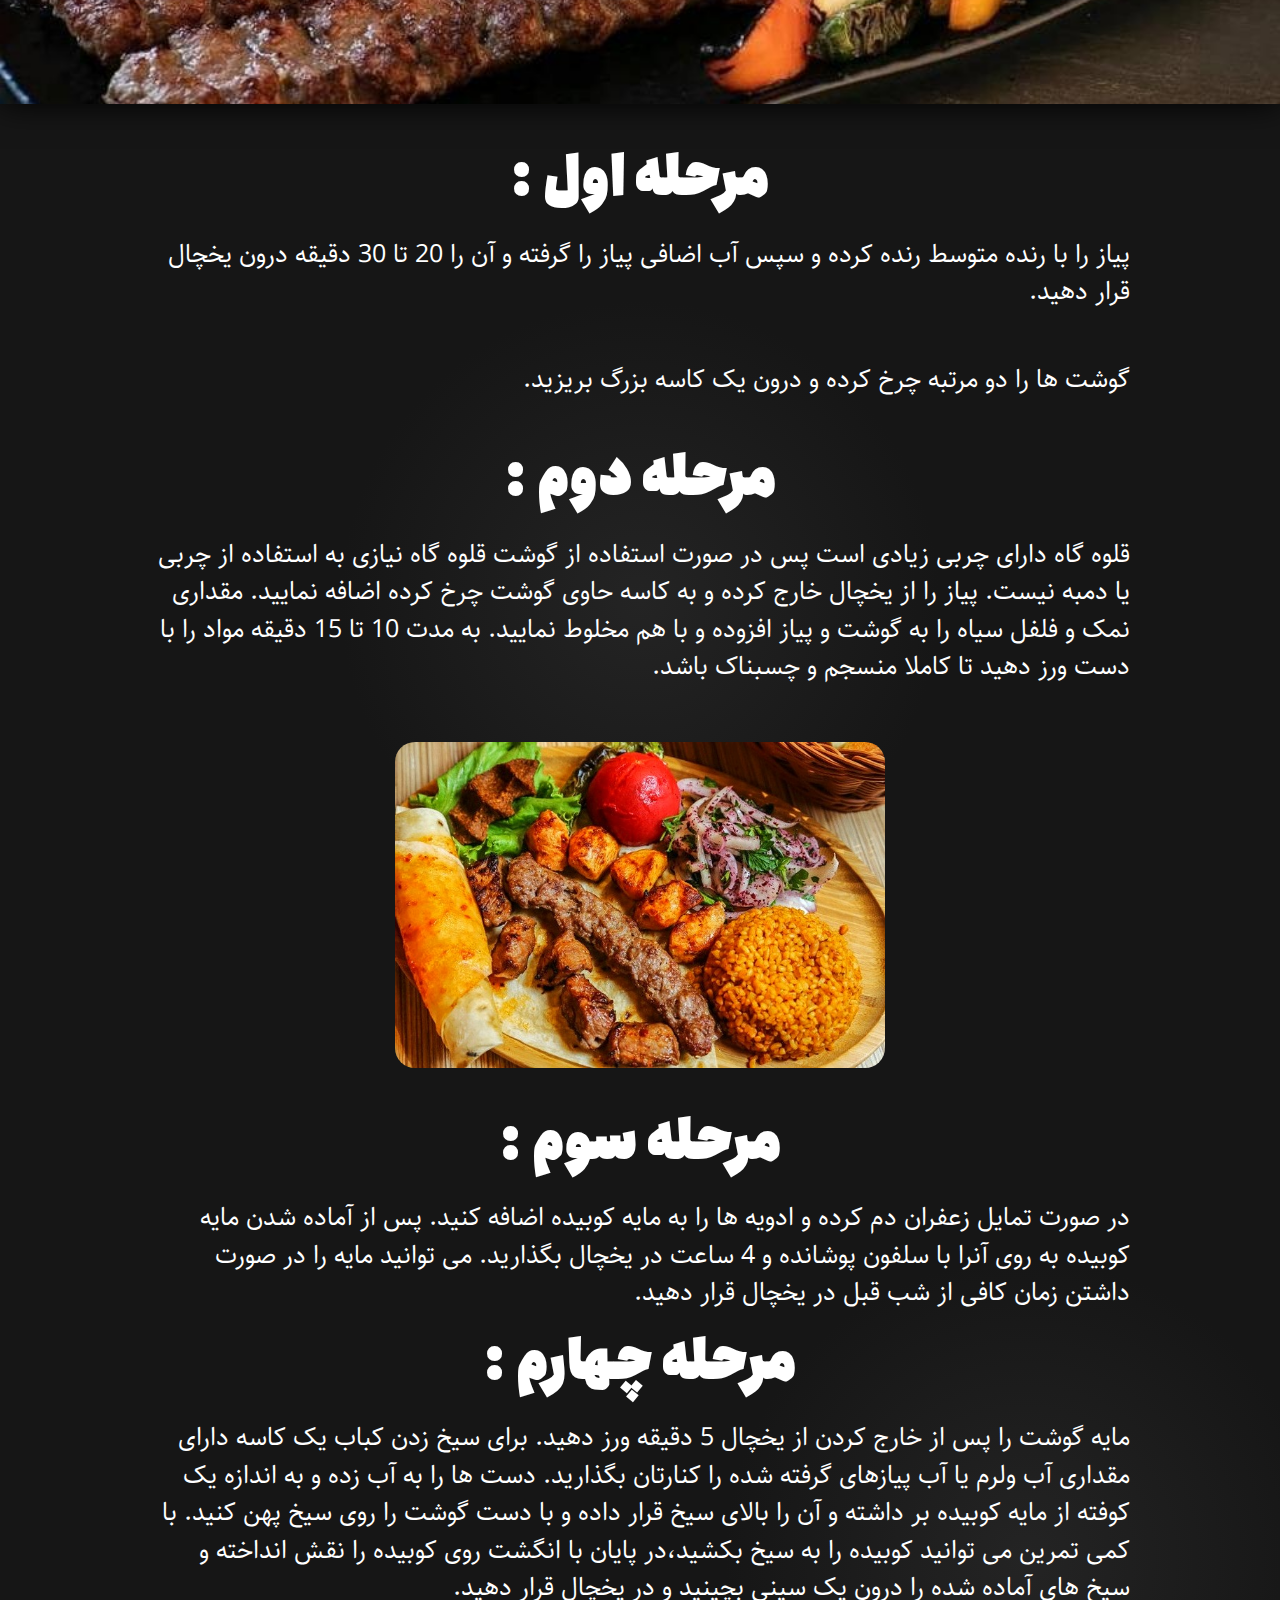
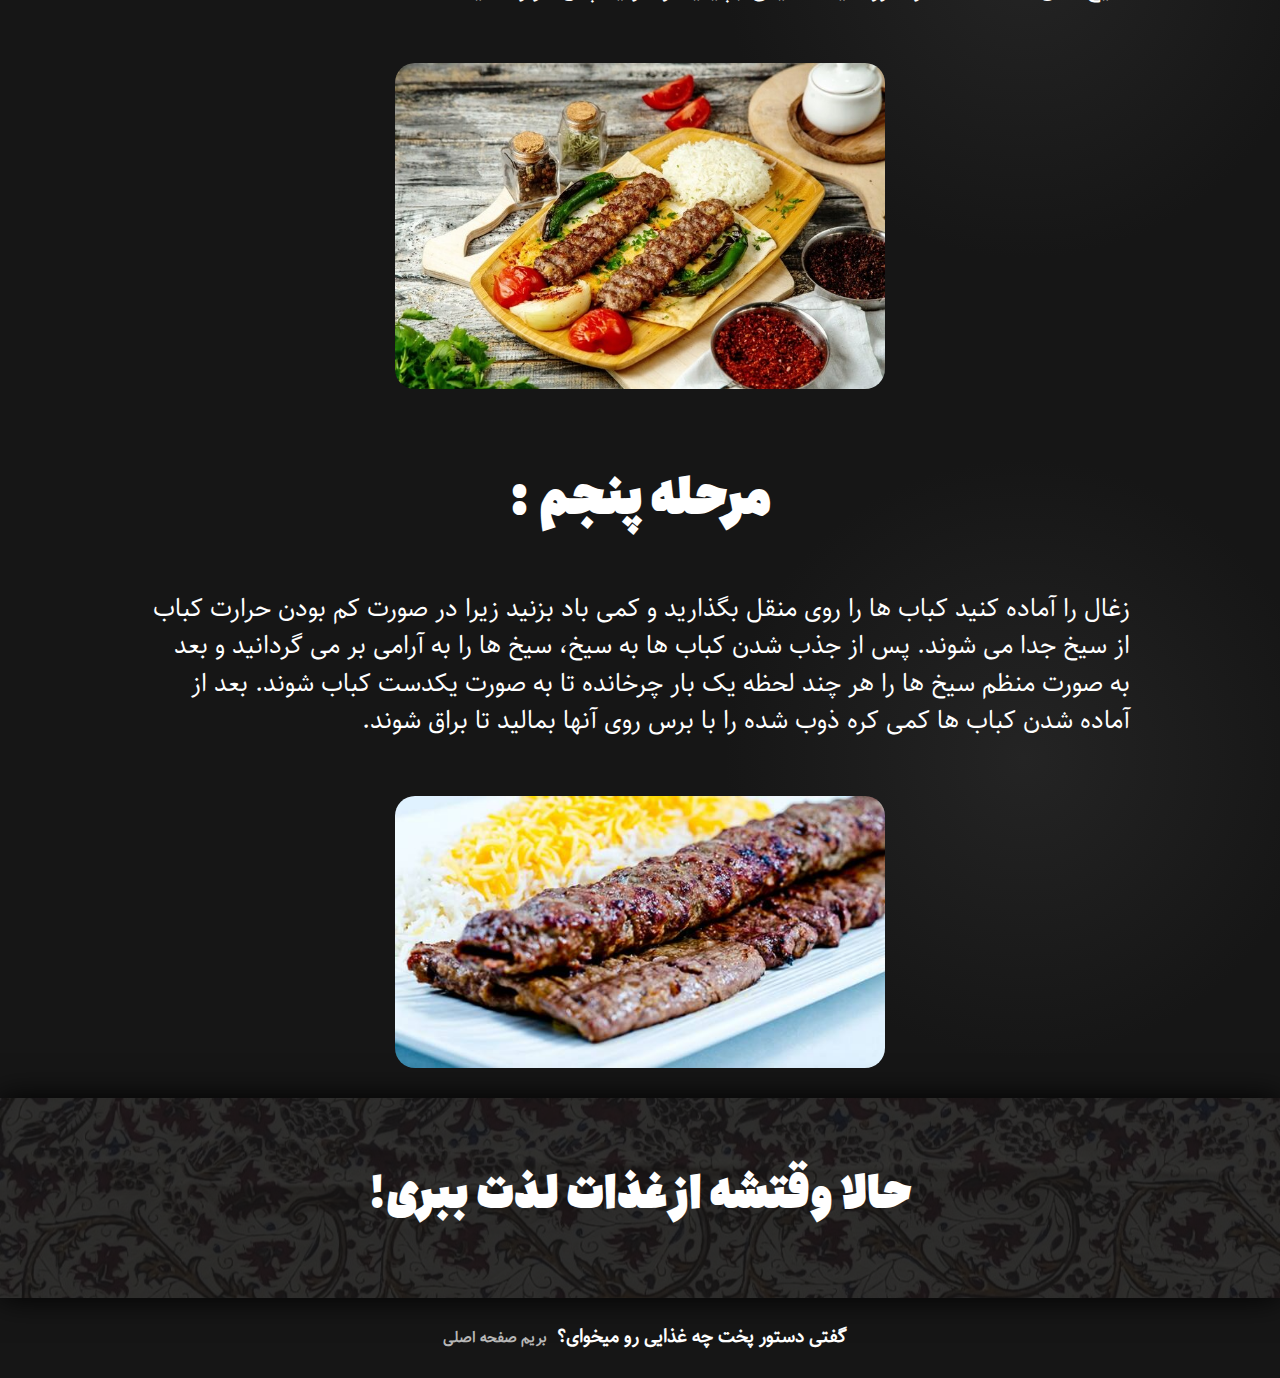
<file: other htmls/3.kabab.html>
<!DOCTYPE html>
<html lang="en">
<head>
    <meta charset="UTF-8">
    <meta name="viewport" content="width=device-width, initial-scale=1.0">
    <title>دستورپخت کباب کوبیده </title>

    
    <link rel="stylesheet" href="../css/normalize.css">

    <link rel="stylesheet" href="../css/index-style.css">

    <link rel="stylesheet" href="../css/responsive.css">


</head>
<body>
    
    <header id="main-header">

        <div class="container">

            <div id="top-menu">

                <img src="../img/logo.png" alt="food-logo">

                <ul id="menu-items">
                    <li> <a href="../index.html #section-10">سرآشپز</a> </li>
                    <li> <a href="../index.html">صفحه‌ی اصلی</a> </li>
                    <li> <a href="../index.html #section-3">دستورپخت‌ها</a> </li>
                </ul>

                <hr>

            </div>

        </div>

    </header>

    <section id="section-11">

        <img src="../img/kabab3.png" alt="">

        <h1> کباب کوبیده</h1>

        <p>  مگر میشود ایرانی بود و کباب کوبیده دوست نداشت؟ کباب کوبیده ای که با تمام ترفندهای مخفی یا لو رفته قدیمی و جدید، تبدیل می شود به یک غذای اصیل همه پسند. قطعا همه ما دوست داریم به دلایلی کباب کوبیده را خودمون تهیه کنیم و به عنوان یک رسپی خانگی در تمام مراحل آماده سازی، سیخ زدن و در نهایت پخت آن روی ذغال، ماهرانه پیش برویم.</p>

    </section>

    <section id="section-12">

        <div class="overlay-black">

            <div class="container">

                <h2 class="title">مواد مورد نیاز</h2>

                <div id="ingredient">

                    <h2>مقدار لازم برای چهار تا شش نفر</h2>

                    <hr>

                    <div id="needs">

                        <div id="needs-right">
                            <h3>قلوه گاه گوسفندی: 400 گرم</h3>
                            <h3>راسته گوساله: 600 گرم </h3>
                            <h3>پیاز: 200 گرم</h3>
                        </div>

                        <div id="needs-center">
                            <h3>نمک و فلفل سیاه: به میزان دلخواه</h3>
                            <h3>سماق قرمز: به میزان لازم</h3>
                            <h3>کره: 25 گرم </h3>
                        </div>

                        <div id="needs-left">

                        </div>


                    </div>

                    <hr>


                </div>

            </div>

        </div>


    </section>



    <section id="section-25">

    </section>

    <section id="section-26">

        <div class="container">

            <div class="text-box-recepi">

                <h2 class="recepie-title">مرحله اول :</h2>

                <p  class="levels-text"> پیاز را با رنده متوسط رنده کرده و سپس آب اضافی پیاز را گرفته و آن را 20 تا 30 دقیقه درون یخچال قرار دهید.</p>

                <p class="levels-text">گوشت ها را دو مرتبه چرخ کرده و درون یک کاسه بزرگ بریزید.</p>

                <h2 class="recepie-title"> مرحله دوم :</h2>

                <p class="levels-text">  قلوه گاه دارای چربی زیادی است پس در صورت استفاده از گوشت قلوه گاه نیازی به استفاده از چربی یا دمبه نیست. پیاز را از یخچال خارج کرده و به کاسه حاوی گوشت چرخ کرده اضافه نمایید. مقداری نمک و فلفل سیاه را به گوشت و پیاز افزوده و با هم مخلوط نمایید. به مدت 10 تا 15 دقیقه مواد را با دست ورز دهید تا کاملا منسجم و چسبناک باشد.</p>



            </div>


            <img src="../img/3.1.jpg" alt="">

        </div>


    </section>

    <section id="section-27">

        <div class="container">

            <div class="text-box-recepi">

                <h2 class="recepie-title"> مرحله سوم : </h2>

                <p class="levels-text"> در صورت تمایل زعفران دم کرده و ادویه ها را به مایه کوبیده اضافه کنید. پس از آماده شدن مایه کوبیده به روی آنرا با سلفون پوشانده و 4 ساعت در یخچال بگذارید. می توانید مایه را در صورت داشتن زمان کافی از شب قبل در یخچال قرار دهید.</p>

                <h2 class="recepie-title"> مرحله چهارم : </h2>

                <p class="levels-text"> مایه گوشت را پس از خارج کردن از یخچال 5 دقیقه ورز دهید. برای سیخ زدن کباب یک کاسه دارای مقداری آب ولرم یا آب پیازهای گرفته شده را کنارتان بگذارید.  دست ها را به آب زده و به اندازه یک کوفته از مایه کوبیده بر داشته و آن را بالای سیخ قرار داده و با دست گوشت را روی سیخ پهن کنید. با کمی تمرین می توانید کوبیده را به سیخ بکشید،در پایان با انگشت روی کوبیده را نقش انداخته و سیخ های آماده شده را درون یک سینی بچینید و در یخچال قرار دهید.</p>

            </div>

            <img src="../img/3.2.jpg" alt="">

        </div>

    </section>

    <section id="section-28">

        <div class="container">

            <div class="text-box-recepi">

                <h2 class="levels-title">مرحله پنجم :</h2>

                <p class="levels-text"> زغال را آماده کنید کباب ها را روی منقل بگذارید و کمی باد بزنید زیرا در صورت کم بودن حرارت کباب از سیخ جدا می شوند. پس از جذب شدن کباب ها به سیخ، سیخ ها را به آرامی بر می گردانید و بعد به صورت منظم سیخ ها را هر چند لحظه یک بار چرخانده تا به صورت یکدست کباب شوند. بعد از آماده شدن کباب ها کمی کره ذوب شده را با برس روی آنها بمالید تا براق شوند.</p>

            </div>

            <img src="../img/3.3.jpg" alt="">

        </div>

    </section>





    <section id="section-19">

        <div class="overlay-black">

            <h3 class="end-title">حالا وقتشه از غذات لذت ببری!</h3>

        </div>

    </section>


    <footer id="main-footer">

        <div class="container">

            <h3 class="footer-text1"> گفتی دستور پخت چه غذایی رو میخوای؟</h3>
            <h3><a href="../index.html" class="footer-text2">بریم صفحه اصلی</a></h3>


        </div>

    </footer>



</body>
</html>
</file>
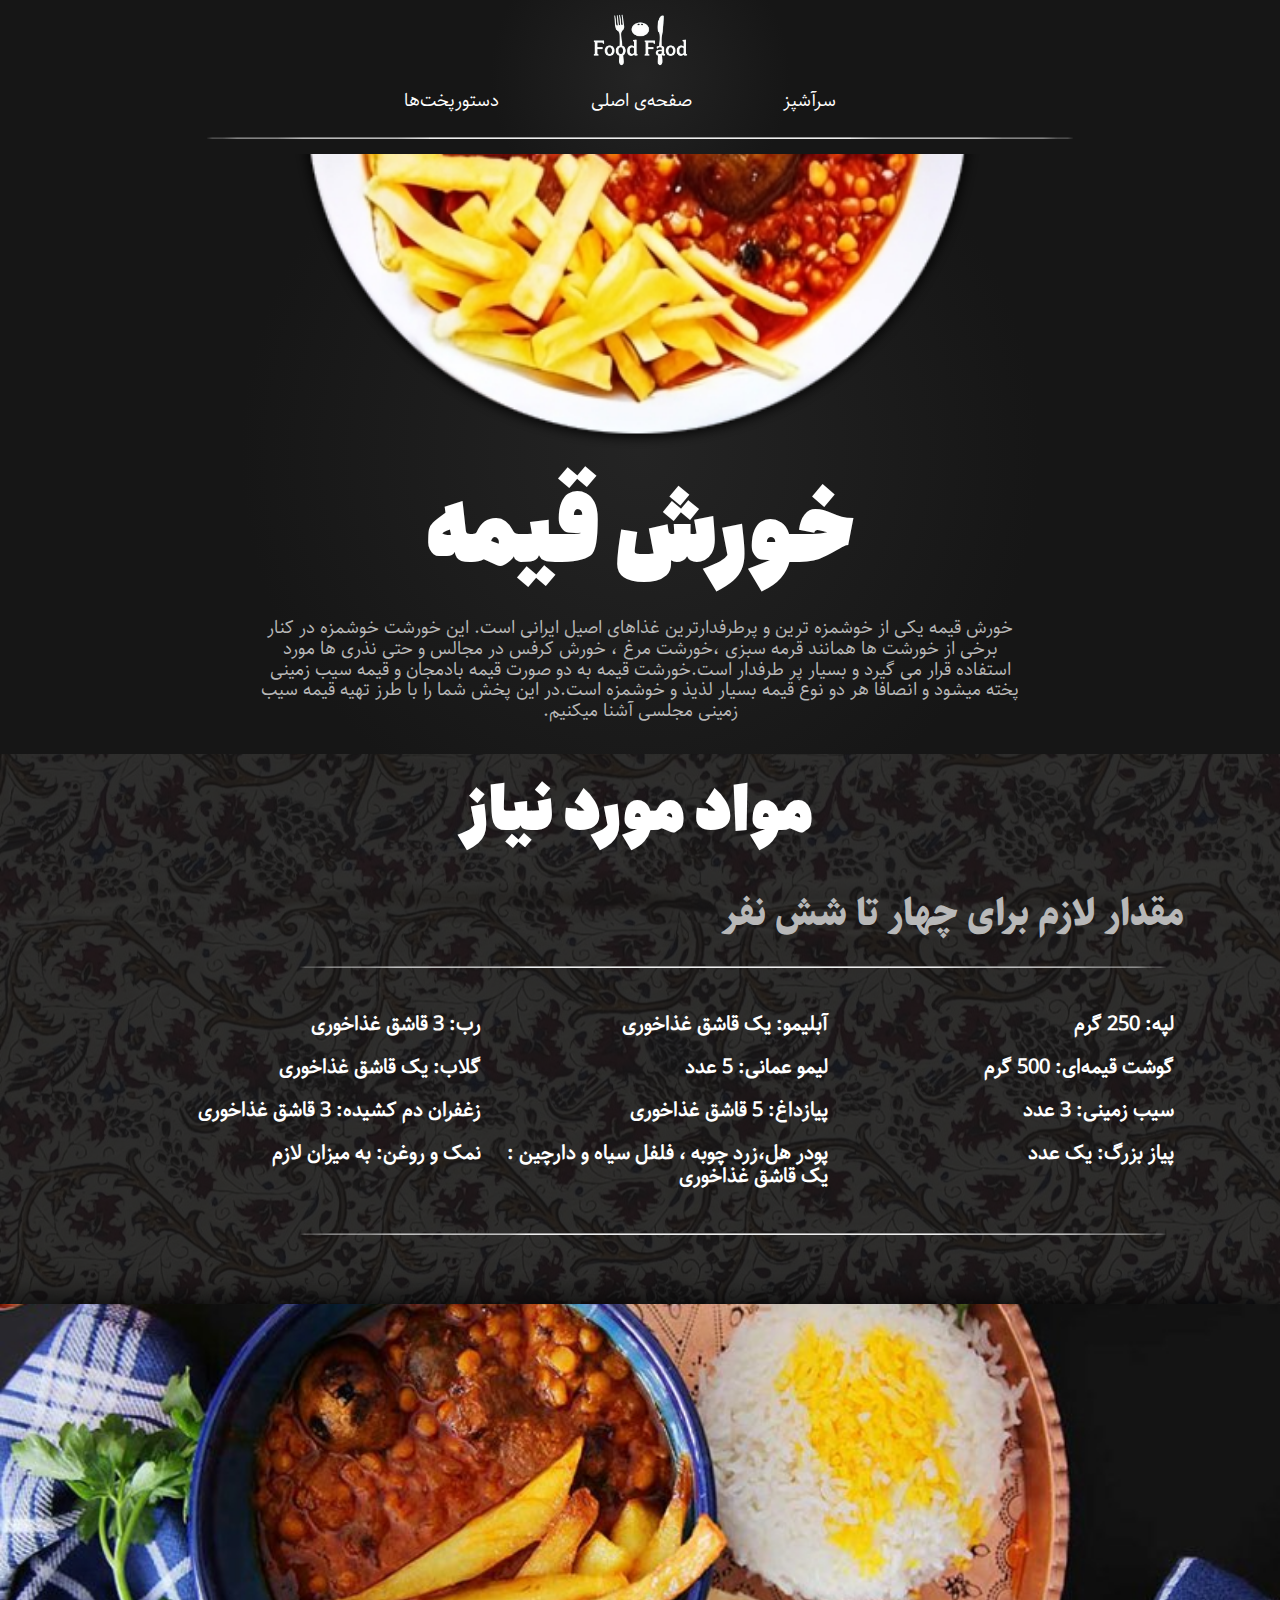
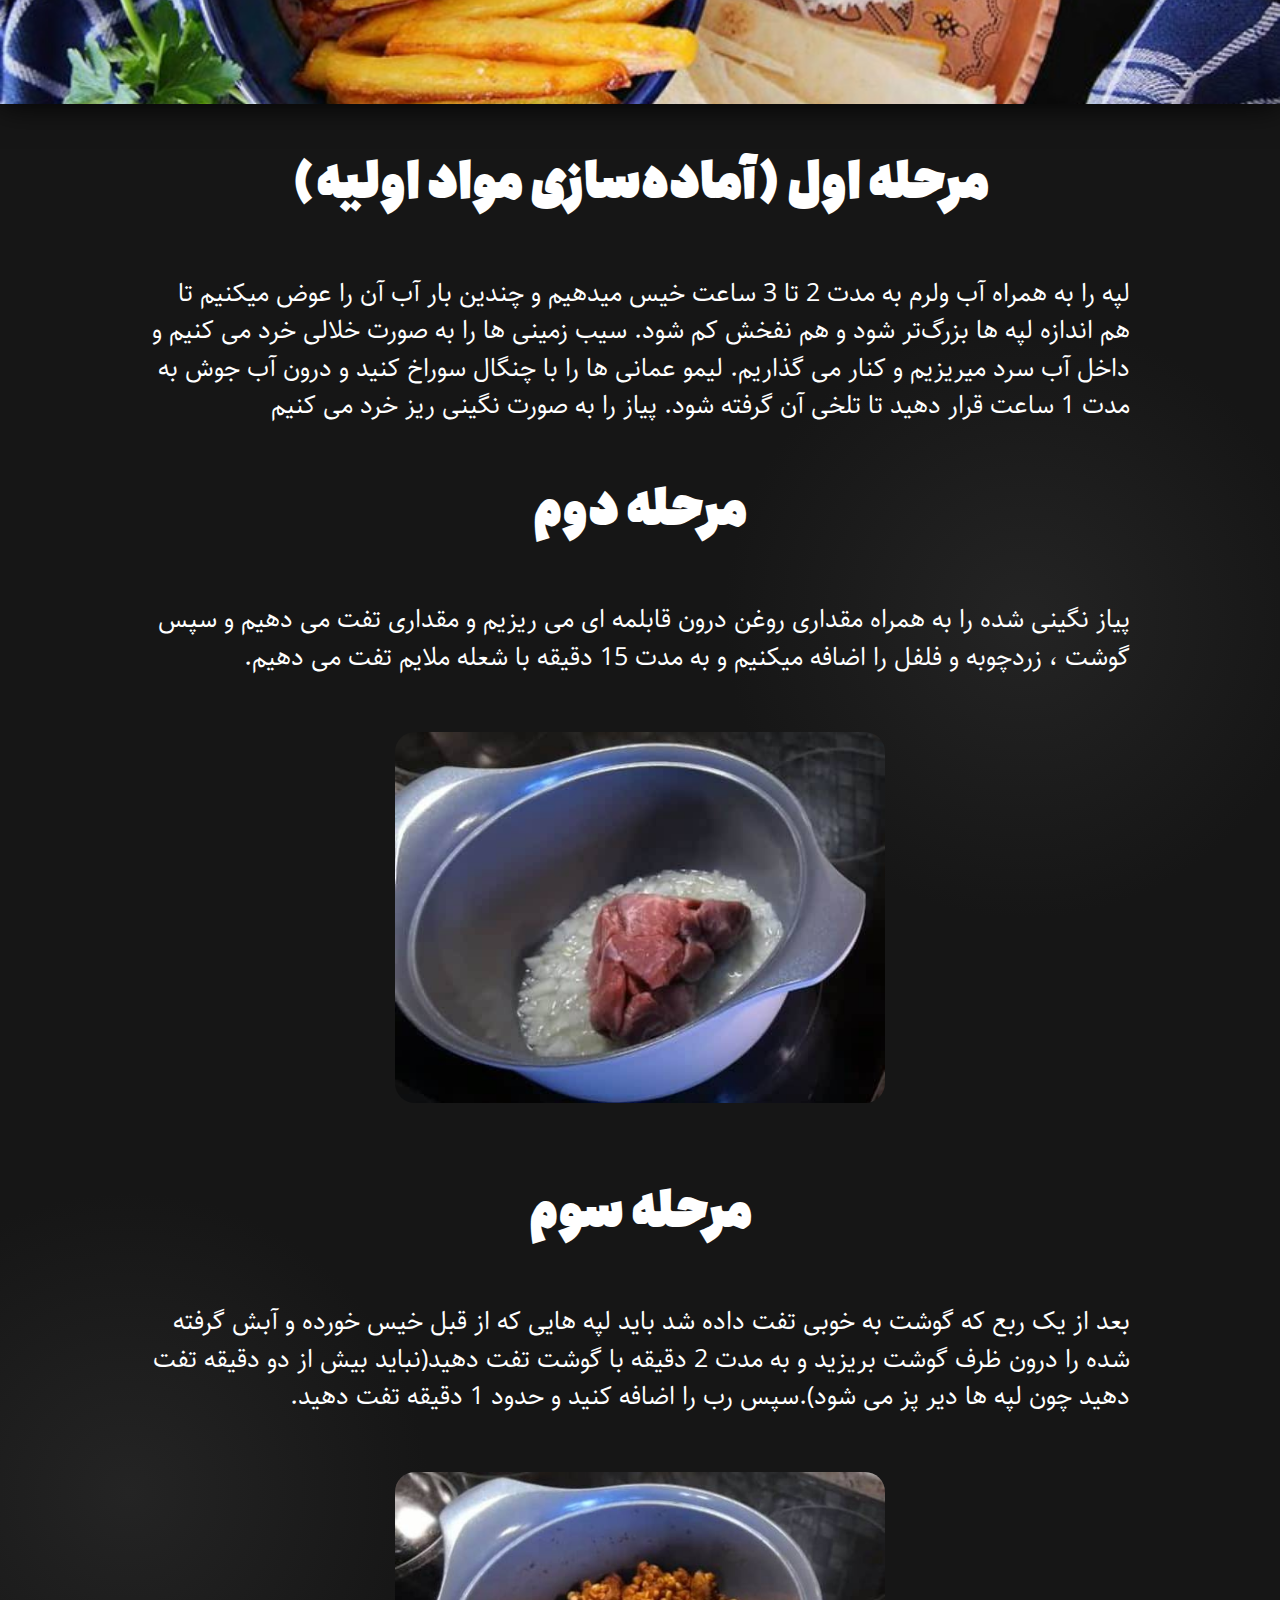
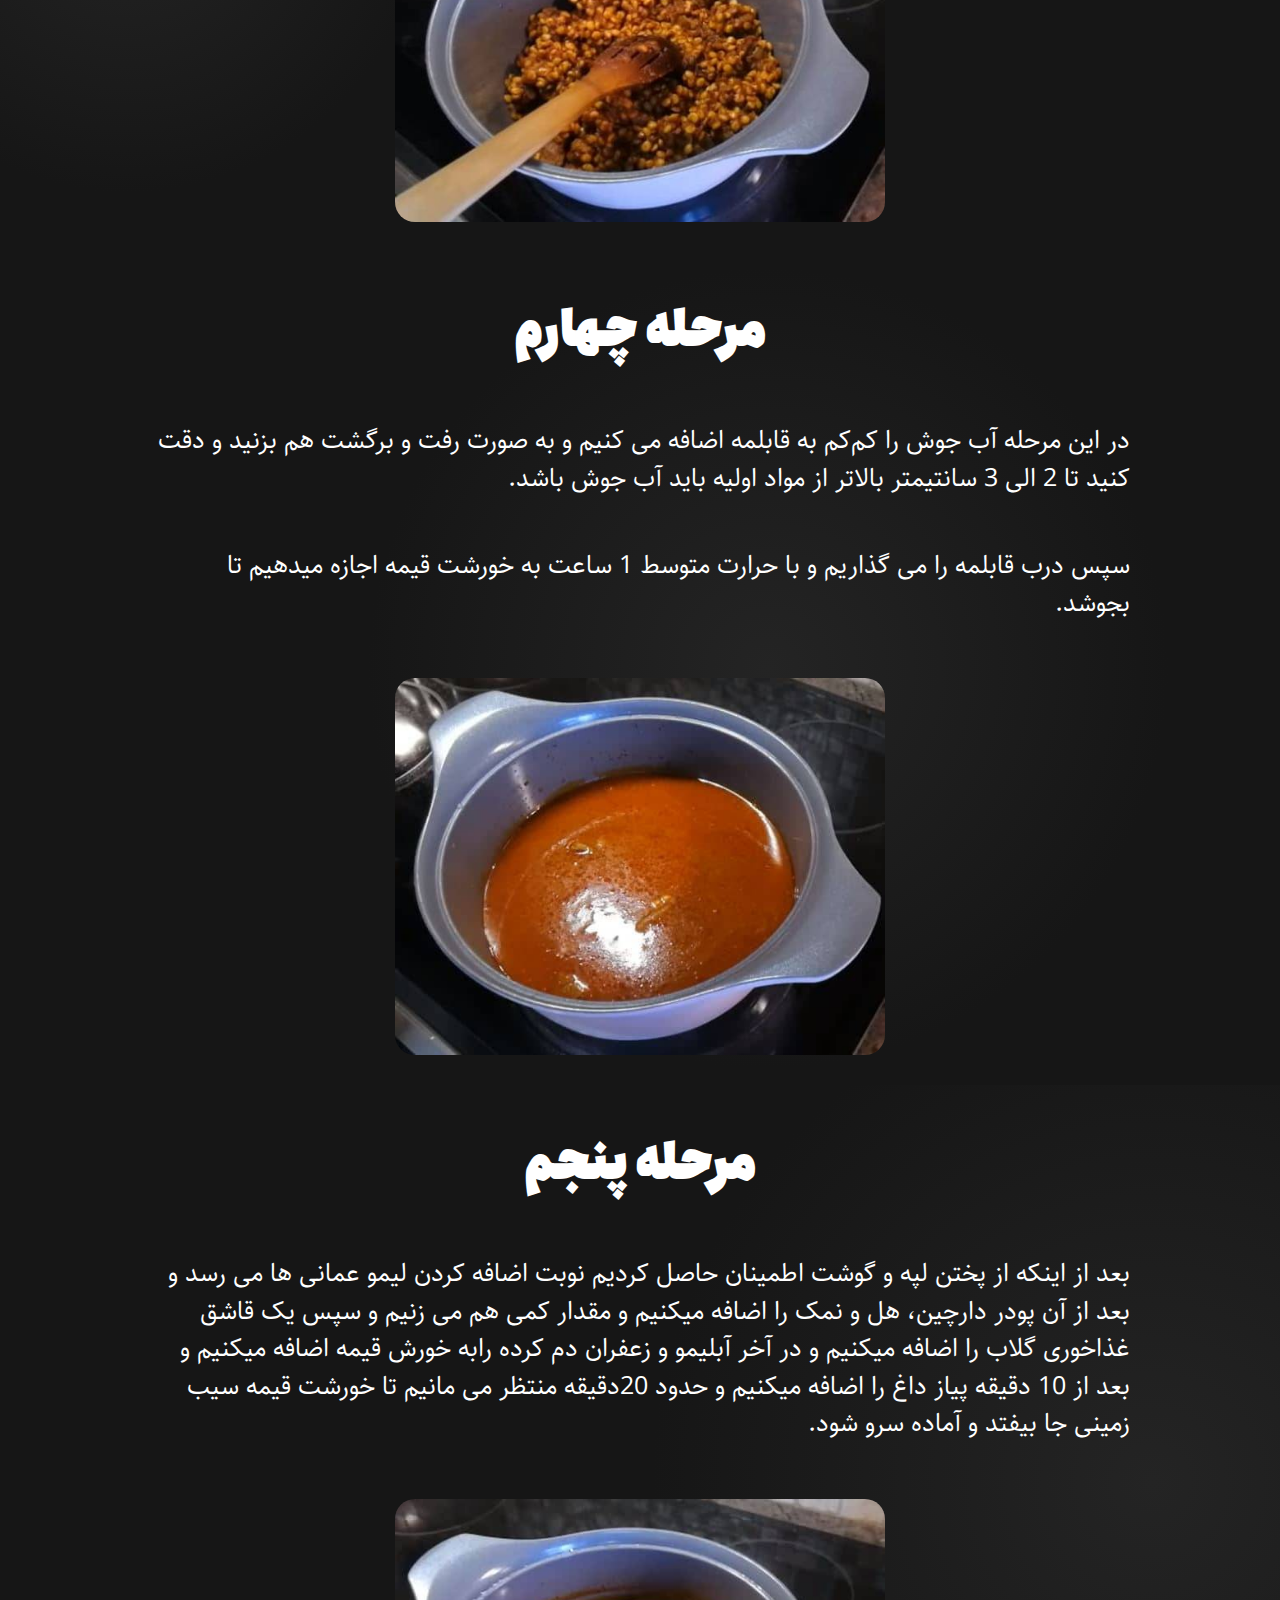
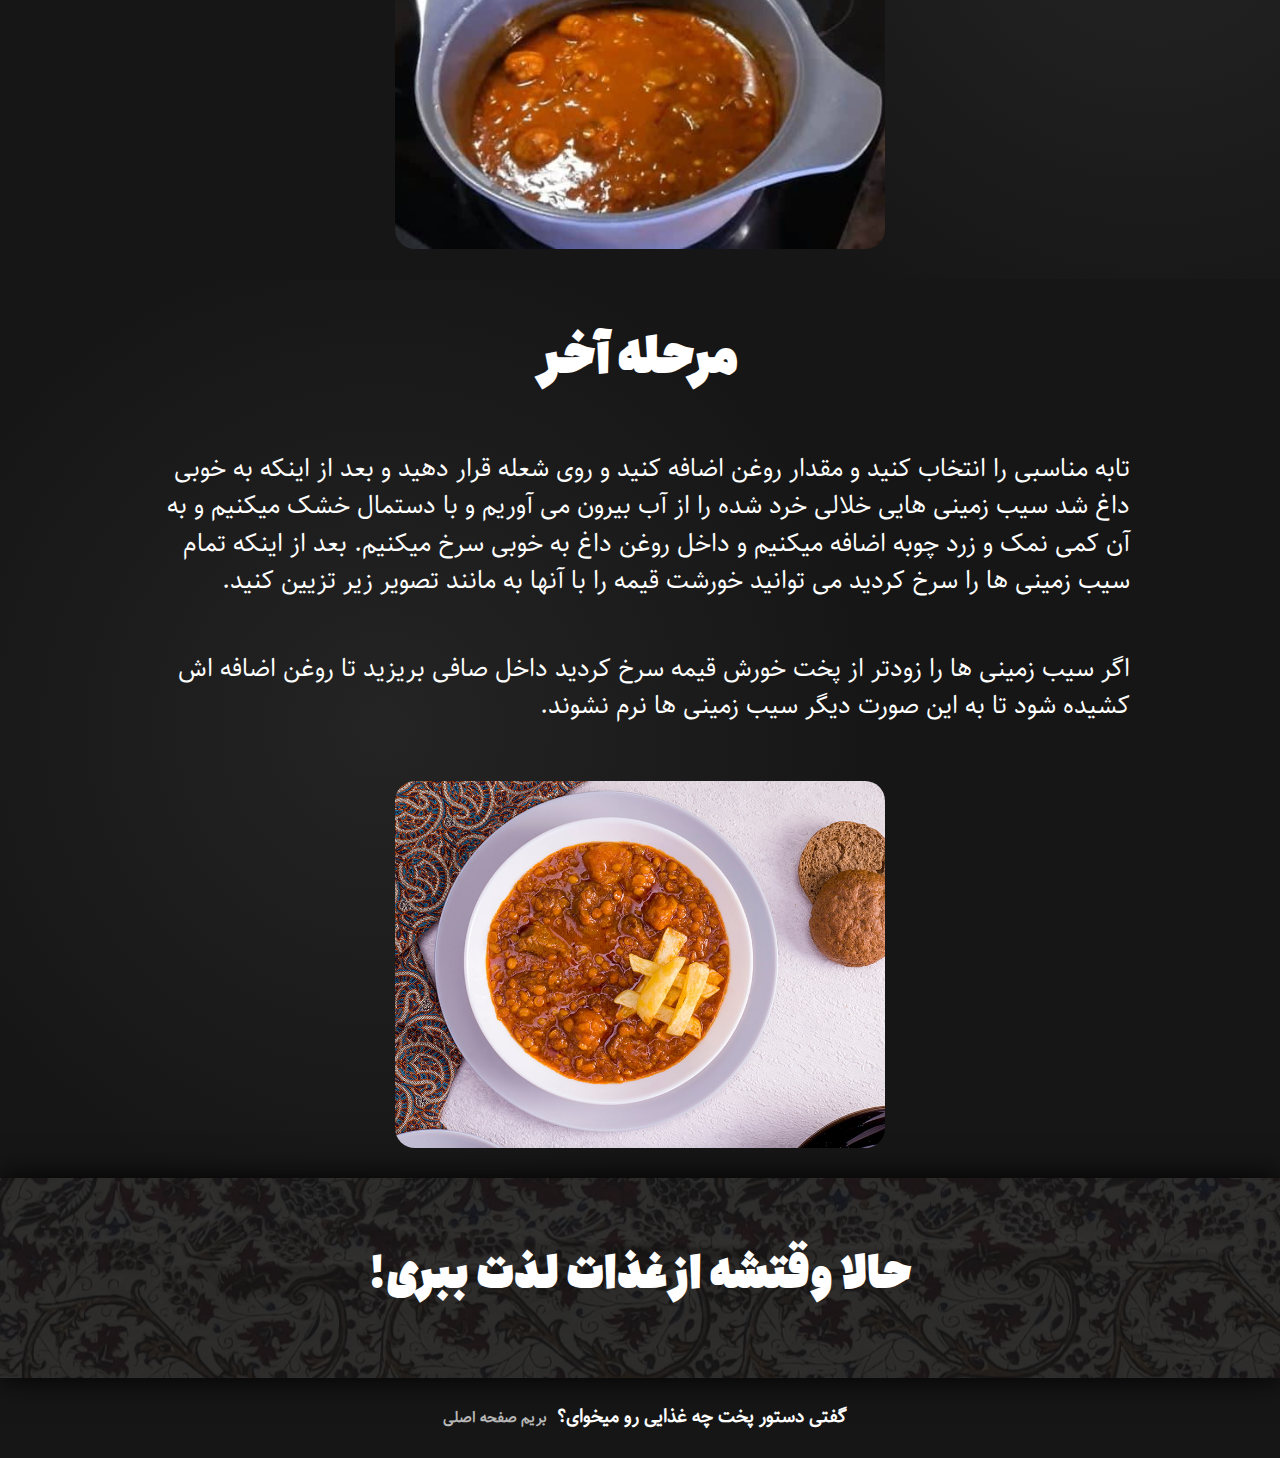
<file: other htmls/4.gheyme.html>
<!DOCTYPE html>
<html lang="en">
<head>
    <meta charset="UTF-8">
    <meta name="viewport" content="width=device-width, initial-scale=1.0">
    <title>دستور پخت خورش قیمه</title>

     
    <link rel="stylesheet" href="../css/normalize.css">

    <link rel="stylesheet" href="../css/index-style.css">

    <link rel="stylesheet" href="../css/responsive.css">


</head>
<body>
    

    <header id="main-header">

        <div class="container">

            <div id="top-menu">

                <img src="../img/logo.png" alt="food-logo">

                <ul id="menu-items">
                    <li> <a href="../index.html #section-10">سرآشپز</a> </li>
                    <li> <a href="../index.html">صفحه‌ی اصلی</a> </li>
                    <li> <a href="../index.html #section-3">دستورپخت‌ها</a> </li>
                </ul>

                <hr>

            </div>

        </div>

    </header>

    <section id="section-11">

        <img src="../img/gheyme.png" alt="">

        <h1> خورش قیمه</h1>

        <p> خورش قیمه یکی از خوشمزه ترین و پرطرفدارترین غذاهای اصیل ایرانی است. این خورشت خوشمزه در کنار برخی از خورشت ها همانند قرمه سبزی ،خورشت مرغ ، خورش کرفس در مجالس و حتی نذری ها مورد استفاده قرار می گیرد و بسیار پر طرفدار است.خورشت قیمه به دو صورت قیمه بادمجان و قیمه سیب زمینی پخته میشود و انصافا هر دو نوع قیمه بسیار لذیذ و خوشمزه است.در این پخش شما را با طرز تهیه قیمه سیب زمینی مجلسی آشنا میکنیم.</p>

    </section>

    <section id="section-12">

        <div class="overlay-black">

            <div class="container">

                <h2 class="title">مواد مورد نیاز</h2>

                <div id="ingredient">

                    <h2>مقدار لازم برای چهار تا شش نفر</h2>

                    <hr>

                    <div id="needs">

                        <div id="needs-right">
                            <h3>لپه: 250 گرم</h3>
                            <h3>گوشت قیمه‌ای: 500 گرم </h3>
                            <h3>سیب زمینی: 3 عدد</h3>
                            <h3> پیاز بزرگ: یک عدد</h3>
                        </div>

                        <div id="needs-center">
                            <h3>آبلیمو: یک قاشق غذاخوری</h3>
                            <h3>لیمو عمانی: 5 عدد </h3>
                            <h3>پیازداغ: 5 قاشق غذاخوری </h3>
                            <h3> پودر هل،زرد چوبه ، فلفل سیاه و دارچین : یک قاشق غذاخوری</h3>
                        </div>

                        <div id="needs-left">
                            <h3>رب: 3 قاشق غذاخوری</h3>
                            <h3>گلاب: یک قاشق غذاخوری </h3>
                            <h3>زغفران دم کشیده: 3 قاشق غذاخوری</h3>
                            <h3> نمک و روغن: به میزان لازم</h3>
                        </div>


                    </div>

                    <hr>


                </div>

            </div>

        </div>


    </section>


    <section id="section-29">


    </section>


    <section id="section-30">

        <div class="container">

            <div class="text-box-recepi">

                <h2 class="levels-title">مرحله اول (آماده‌سازی مواد اولیه)</h2>

                <p class="levels-text"> لپه را به همراه آب ولرم به مدت 2 تا 3 ساعت خیس میدهیم و چندین بار آب آن را عوض میکنیم تا هم اندازه لپه ها بزرگ‌تر شود و هم نفخش کم شود.

                    سیب زمینی ها را به صورت خلالی خرد می کنیم و داخل آب سرد میریزیم و کنار می گذاریم.
                    
                    لیمو عمانی ها را با چنگال سوراخ کنید و درون آب جوش به مدت 1 ساعت قرار دهید تا تلخی آن گرفته شود.
                    
                    پیاز را به صورت نگینی ریز خرد می کنیم </p>
                    
                    <h2 class="levels-title"> مرحله دوم </h2>

                    <p class="levels-text">پیاز نگینی شده را به همراه مقداری روغن درون قابلمه ای می ریزیم و مقداری تفت می دهیم و سپس گوشت ، زردچوبه و فلفل را اضافه میکنیم و به مدت 15 دقیقه با شعله ملایم تفت می دهیم.</p>
            </div>

            <img src="../img/4.1.jpg" alt="">

        </div>

    </section>

    <section id="section-31">

        <div class="container">

            <div class="text-box-recepi">

                <h2 class="levels-title">مرحله سوم</h2>

                <p class="levels-text"> بعد از یک ربع که گوشت به خوبی تفت داده شد باید لپه هایی که از قبل خیس خورده و آبش گرفته شده را درون ظرف گوشت بریزید و به مدت 2 دقیقه با گوشت تفت دهید(نباید بیش از دو دقیقه تفت دهید چون لپه ها دیر پز می شود).سپس رب را اضافه کنید و حدود 1 دقیقه تفت دهید.</p>

            </div>

            <img src="../img/4.2.jpg" alt="">

        </div>

    </section>

    <section id="section-32">

        <div class="container">

            <div class="text-box-recepi">

                <h2 class="levels-title"> مرحله چهارم </h2>

                <p class="levels-text"> در این مرحله آب جوش را کم‌کم به قابلمه اضافه می کنیم و به صورت رفت و برگشت هم بزنید و دقت کنید تا 2 الی 3 سانتیمتر بالاتر از مواد اولیه باید آب جوش باشد. </p>

                <p class="levels-text">سپس درب قابلمه را می گذاریم و با حرارت متوسط 1 ساعت به خورشت قیمه اجازه میدهیم تا بجوشد.
                </p>

            </div>

            <img src="../img/4.3.jpg" alt="">

        </div>

    </section>

    <section id="section-33">

        <div class="container">

            <div class="text-box-recepi">

                <h2 class="levels-title"> مرحله پنجم</h2>

                <p class="levels-text">بعد از اینکه از پختن لپه و گوشت اطمینان حاصل کردیم نوبت اضافه کردن لیمو عمانی ها می رسد و بعد از آن پودر دارچین، هل و نمک را اضافه میکنیم و مقدار کمی هم می زنیم و سپس یک قاشق غذاخوری گلاب را اضافه میکنیم و در آخر آبلیمو و زعفران دم کرده رابه خورش قیمه اضافه میکنیم و بعد از 10 دقیقه پیاز داغ را اضافه میکنیم و حدود 20دقیقه منتظر می مانیم تا خورشت قیمه سیب زمینی جا بیفتد و آماده سرو شود.</p>

            </div>

            <img src="../img/4.4.jpg" alt="">

        </div>

    </section>

    <section id="section-34">

        <div class="container">

                <div class="text-box-recepi">

                    <h2 class="levels-title">مرحله آخر</h2>

                    <p class="levels-text">تابه مناسبی را انتخاب کنید و مقدار روغن اضافه کنید و روی شعله قرار دهید و بعد از اینکه به خوبی داغ شد سیب زمینی هایی خلالی خرد شده را از آب بیرون می آوریم و با دستمال خشک میکنیم و به آن کمی نمک و زرد چوبه اضافه میکنیم و داخل روغن داغ به خوبی سرخ میکنیم. بعد از اینکه تمام سیب زمینی ها را سرخ کردید می توانید خورشت قیمه را با آنها به مانند تصویر زیر تزیین کنید.</p>

                    <p class="levels-text">اگر سیب زمینی ها را زودتر از پخت خورش قیمه سرخ کردید داخل صافی بریزید تا روغن اضافه اش کشیده شود تا به این صورت دیگر سیب زمینی ها نرم نشوند.</p>

                </div>

                <img src="../img/4.5.jpg" alt="">

        </div>

    </section>



    <section id="section-19">

        <div class="overlay-black">

            <h3 class="end-title">حالا وقتشه از غذات لذت ببری!</h3>

        </div>

    </section>


    <footer id="main-footer">

        <div class="container">

            <h3 class="footer-text1"> گفتی دستور پخت چه غذایی رو میخوای؟</h3>
            <h3><a href="../index.html" class="footer-text2">بریم صفحه اصلی</a></h3>


        </div>

    </footer>



</body>
</html>
</file>
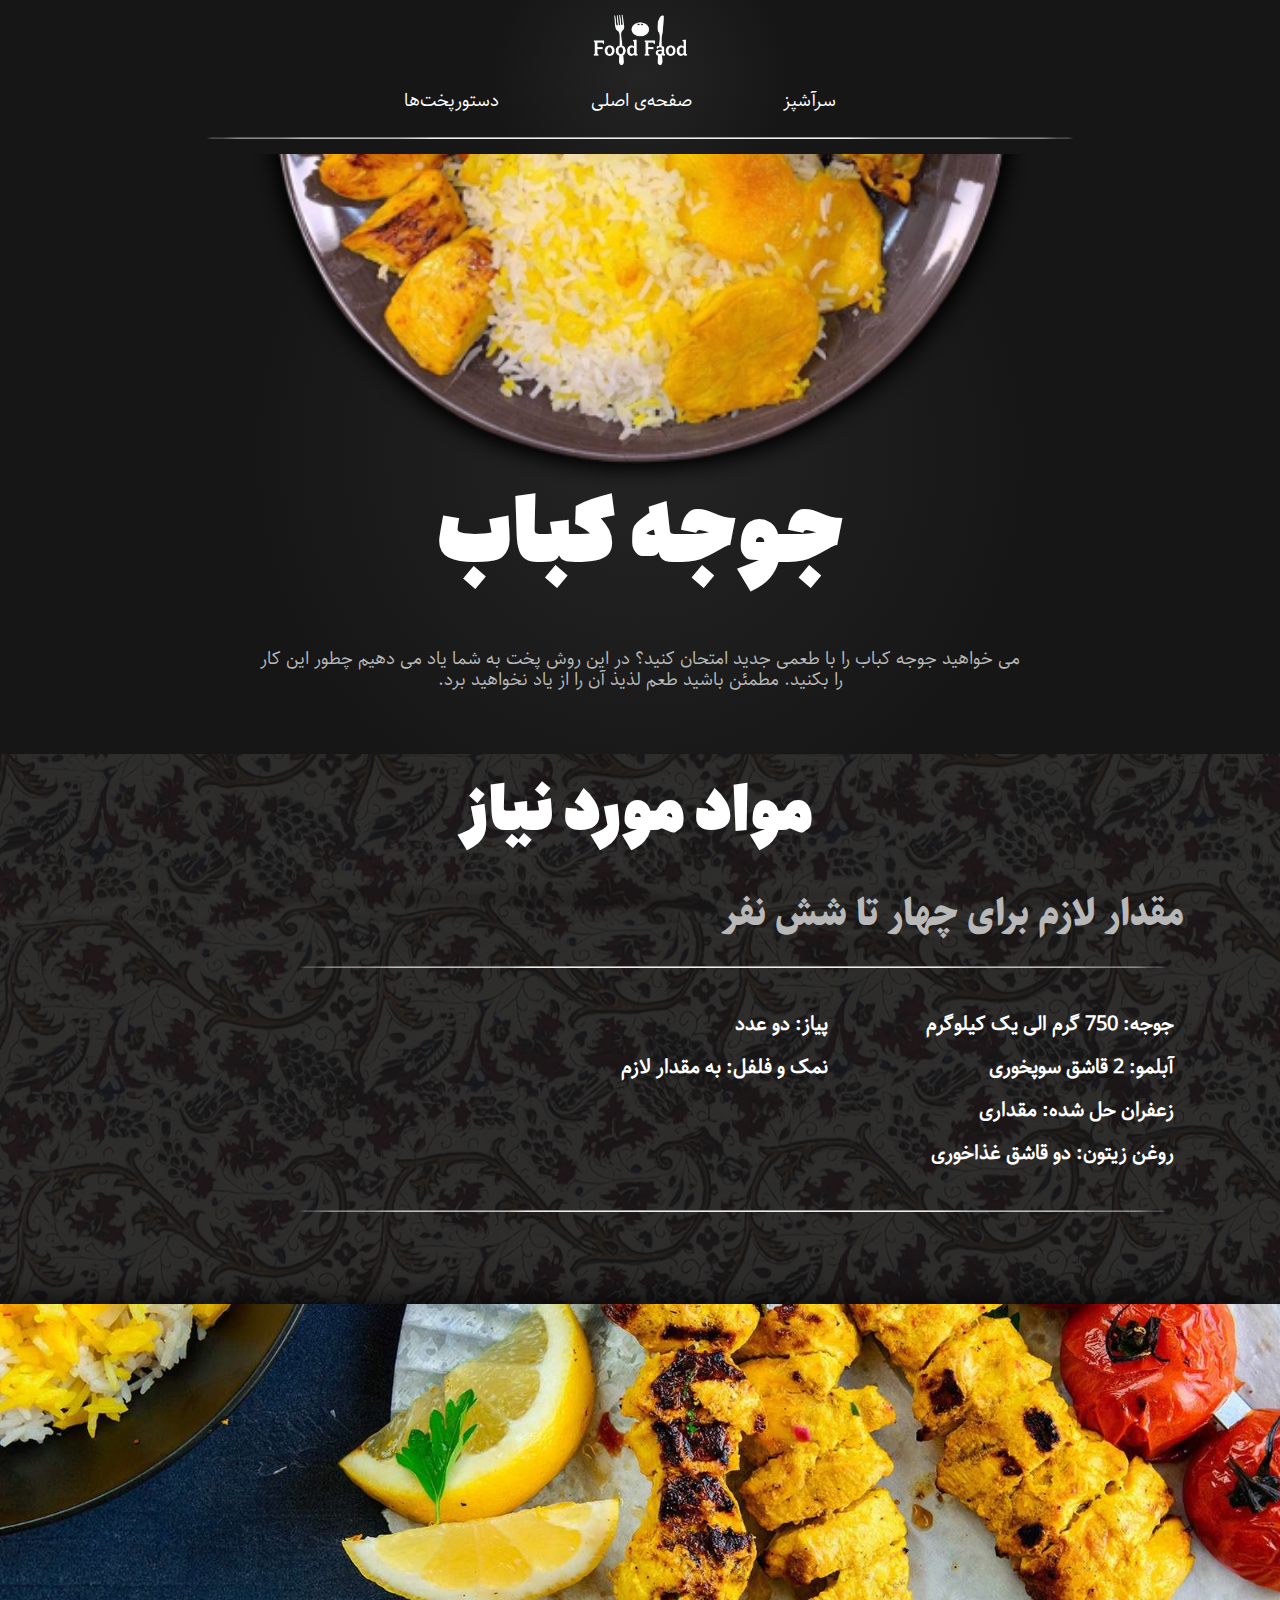
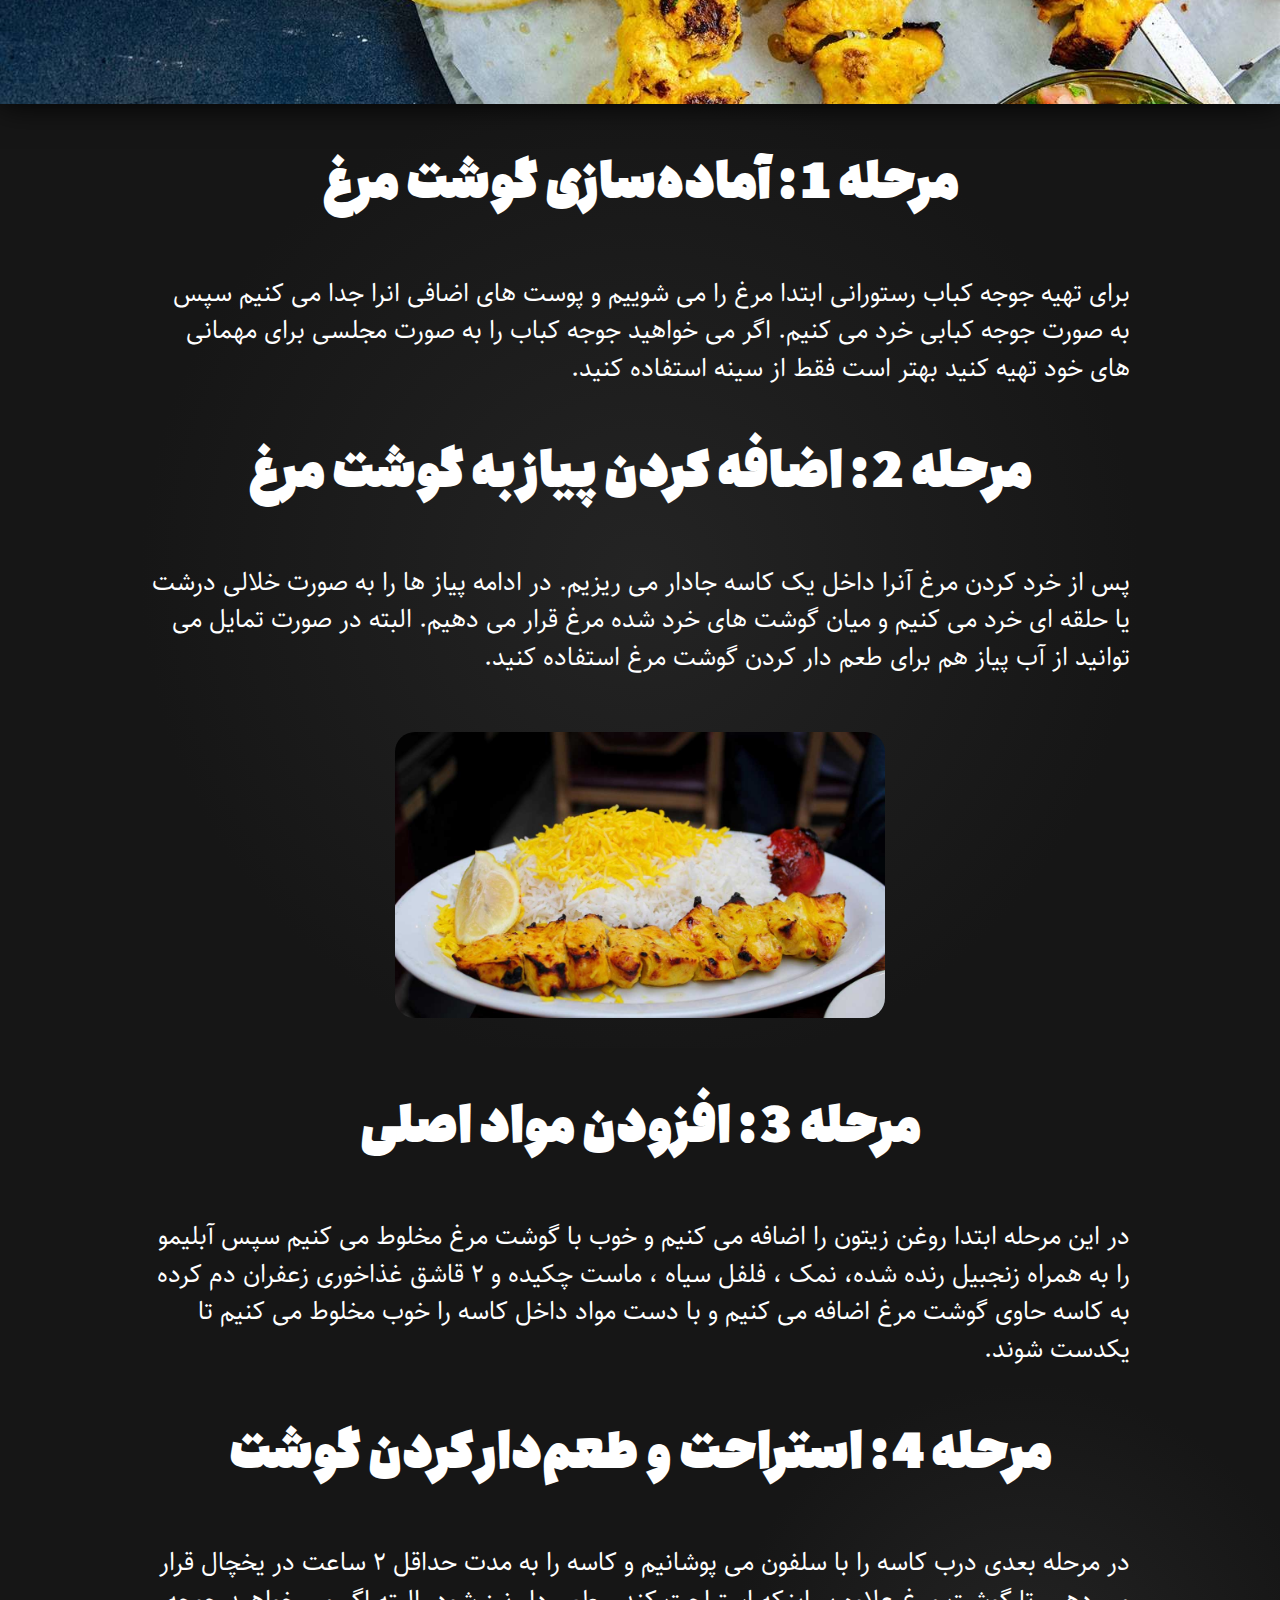
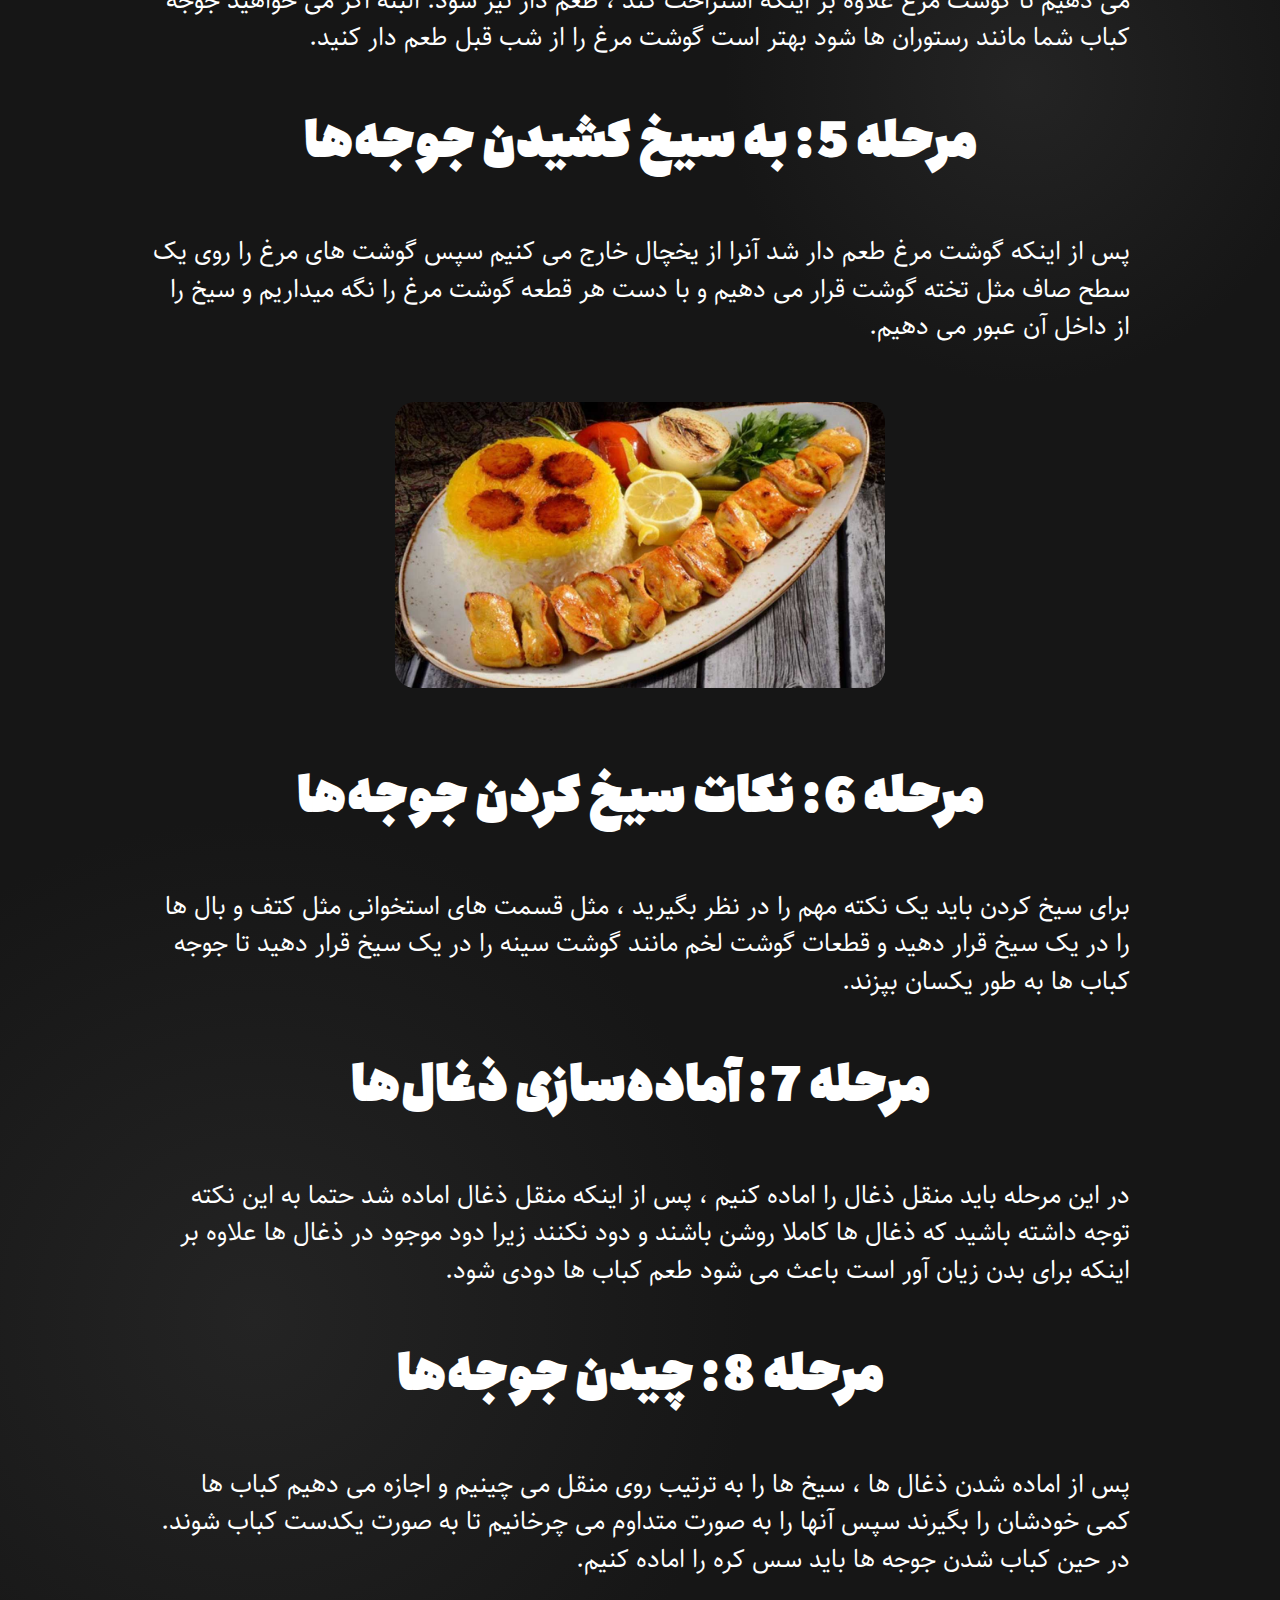
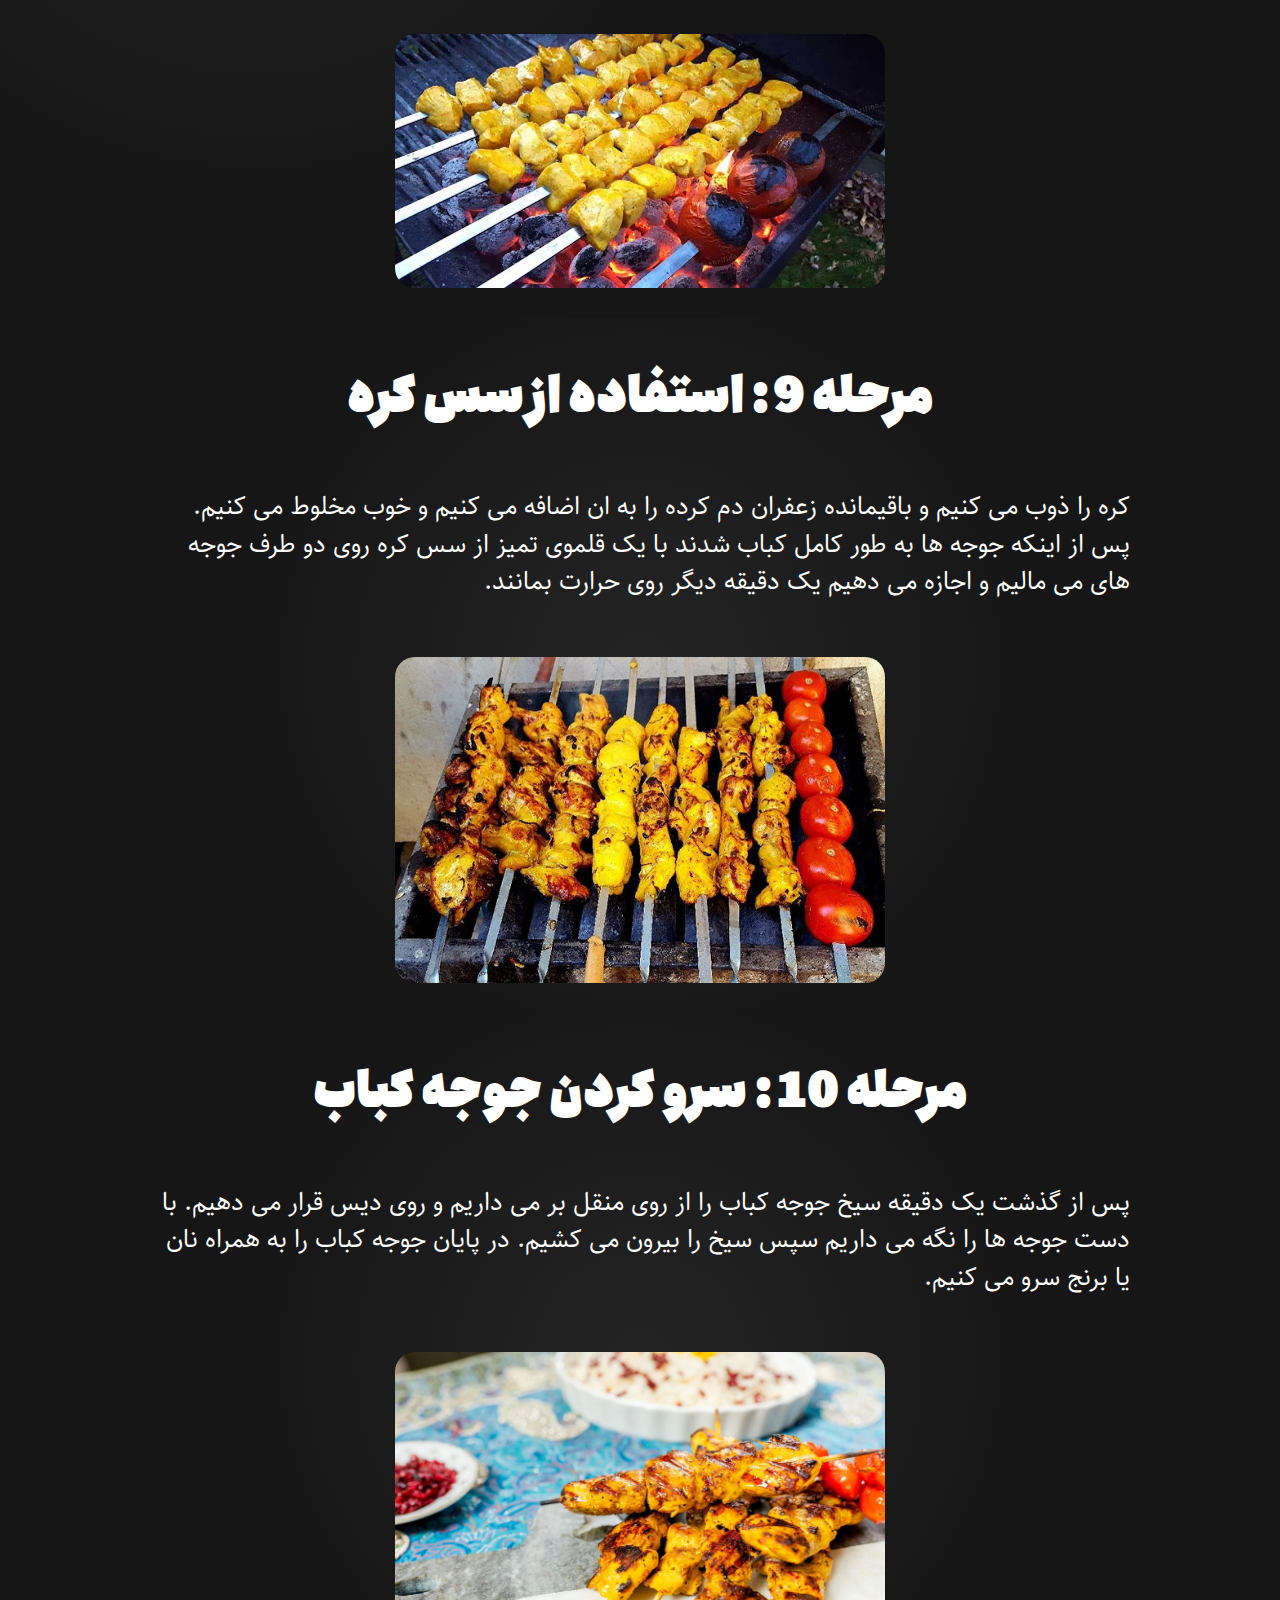
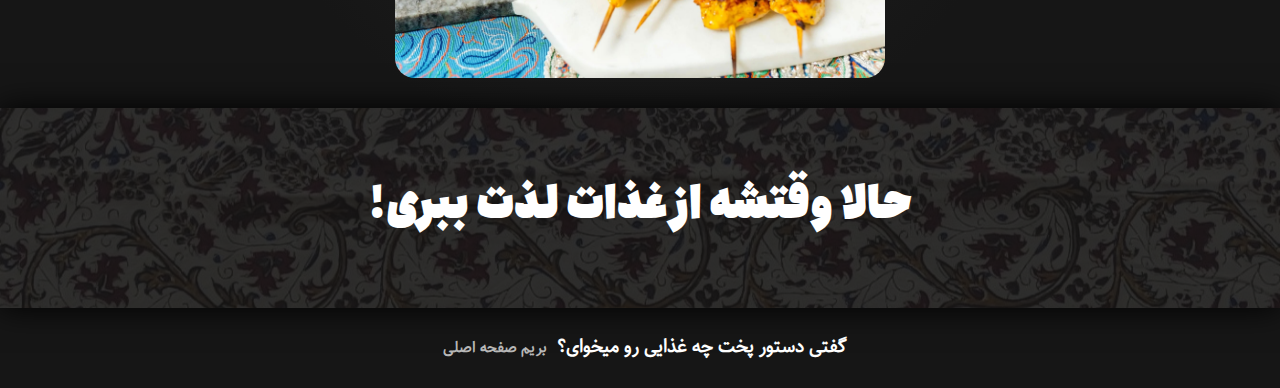
<file: other htmls/5.joje.html>
<!DOCTYPE html>
<html lang="en">
<head>
    <meta charset="UTF-8">
    <meta name="viewport" content="width=device-width, initial-scale=1.0">
    <title>دستور پخت جوجه کباب</title>

      
    <link rel="stylesheet" href="../css/normalize.css">

    <link rel="stylesheet" href="../css/index-style.css">

    <link rel="stylesheet" href="../css/responsive.css">



</head>
<body>

    <header id="main-header">

        <div class="container">

            <div id="top-menu">

                <img src="../img/logo.png" alt="food-logo">

                <ul id="menu-items">
                    <li> <a href="../index.html #section-10">سرآشپز</a> </li>
                    <li> <a href="../index.html">صفحه‌ی اصلی</a> </li>
                    <li> <a href="../index.html #section-3">دستورپخت‌ها</a> </li>
                </ul>

                <hr>

            </div>

        </div>

    </header>

    <section id="section-11">

        <img src="../img/jooje.png" alt="">

        <h1> جوجه کباب</h1>

        <p> می خواهید جوجه کباب را با طعمی جدید امتحان کنید؟ در این روش پخت به شما یاد می دهیم چطور این کار را بکنید. مطمئن باشید طعم لذیذ آن را از یاد نخواهید برد.</p>

    </section>

    <section id="section-12">

        <div class="overlay-black">

            <div class="container">

                <h2 class="title">مواد مورد نیاز</h2>

                <div id="ingredient">

                    <h2>مقدار لازم برای چهار تا شش نفر</h2>

                    <hr>

                    <div id="needs">

                        <div id="needs-right">
                            <h3>جوجه: 750 گرم الی یک کیلوگرم</h3>
                            <h3>آبلمو: 2 قاشق سوپخوری </h3>
                            <h3>زعفران حل شده: مقداری</h3>
                            <h3> روغن زیتون: دو قاشق غذاخوری</h3>
                        </div>

                        <div id="needs-center">
                            <h3>پیاز: دو عدد </h3>
                            <h3>نمک و فلفل: به مقدار لازم </h3>
                        </div>

                        <div id="needs-left">
                            
                        </div>


                    </div>

                    <hr>


                </div>

            </div>

        </div>


    </section>



    <section id="section-35">

    </section>


    <section id="section-36">

        <div class="container">

            <div class="text-box-recepi">

                <h2 class="levels-title"> مرحله 1: آماده‌سازی گوشت مرغ</h2>

                <p class="levels-text"> برای تهیه جوجه کباب رستورانی ابتدا مرغ را می شوییم و پوست های اضافی انرا جدا می کنیم سپس به صورت جوجه کبابی خرد می کنیم. اگر می خواهید جوجه کباب را به صورت مجلسی برای مهمانی های خود تهیه کنید بهتر است فقط از سینه استفاده کنید. </p>


                <h2 class="levels-title"> مرحله 2: اضافه کردن پیاز به گوشت مرغ </h2>

                <p class="levels-text">پس از خرد کردن مرغ آنرا داخل یک کاسه جادار می ریزیم. در ادامه پیاز ها را به صورت خلالی درشت یا حلقه ای خرد می کنیم و میان گوشت های خرد شده مرغ قرار می دهیم. البته در صورت تمایل می توانید از آب پیاز هم برای طعم دار کردن گوشت مرغ استفاده کنید.</p>

            </div>

            <img src="../img/5.1.jpg" alt="">

        </div>

    </section>

    <section id="section-37">

        <div class="container">

            <div class="text-box-recepi">

                <h2 class="levels-title">مرحله 3: افزودن مواد اصلی</h2>

                <p class="levels-text">در این مرحله ابتدا روغن زیتون را اضافه می کنیم و خوب با گوشت مرغ مخلوط می کنیم سپس آبلیمو را به همراه زنجبیل رنده شده، نمک ، فلفل سیاه ، ماست چکیده و ۲ قاشق غذاخوری زعفران دم کرده به کاسه حاوی گوشت مرغ اضافه می کنیم و با دست مواد داخل کاسه را خوب مخلوط می کنیم تا یکدست شوند.</p>

                <h2 class="levels-title">مرحله 4: استراحت و طعم‌دار کردن گوشت</h2>

                <p class="levels-text">در مرحله بعدی درب کاسه را با سلفون می پوشانیم و کاسه را به مدت حداقل ۲ ساعت در یخچال قرار می دهیم تا گوشت مرغ علاوه بر اینکه استراحت کند ، طعم دار نیز شود. البته اگر می خواهید جوجه کباب شما مانند رستوران ها شود بهتر است گوشت مرغ را از شب قبل طعم دار کنید.</p>

                <h2 class="levels-title">مرحله 5: به سیخ کشیدن جوجه‌ها</h2>

                <p class="levels-text">پس از اینکه گوشت مرغ طعم دار شد آنرا از یخچال خارج می کنیم سپس گوشت های مرغ را روی یک سطح صاف مثل تخته گوشت قرار می دهیم و با دست هر قطعه گوشت مرغ را نگه میداریم و سیخ را از داخل آن عبور می دهیم.</p>

            </div>

            <img src="../img/5.2.jpg" alt="">
        </div>

    </section>

    <section id="section-38">

        <div class="container">

            <div class="text-box-recepi">

                <h2 class="levels-title">مرحله 6: نکات سیخ کردن جوجه‌ها</h2>

                <p class="levels-text">برای سیخ کردن باید یک نکته مهم را در نظر بگیرید ، مثل قسمت های استخوانی مثل کتف و بال ها را در یک سیخ قرار دهید و قطعات گوشت لخم مانند گوشت سینه را در یک سیخ قرار دهید تا جوجه کباب ها به طور یکسان بپزند.</p>

                <h2 class="levels-title">مرحله 7: آماده‌سازی ذغال‌ها </h2>

                <p class="levels-text">در این مرحله باید منقل ذغال را اماده کنیم ، پس از اینکه منقل ذغال اماده شد حتما به این نکته توجه داشته باشید که ذغال ها کاملا روشن باشند و دود نکنند زیرا دود موجود در ذغال ها علاوه بر اینکه برای بدن زیان آور است باعث می شود طعم کباب ها دودی شود.</p>

                <h2 class="levels-title">مرحله 8: چیدن جوجه‌ها</h2>

                <p class="levels-text">پس از اماده شدن ذغال ها ، سیخ ها را به ترتیب روی منقل می چینیم و اجازه می دهیم کباب ها کمی خودشان را بگیرند سپس آنها را به صورت متداوم می چرخانیم تا به صورت یکدست کباب شوند. در حین کباب شدن جوجه ها باید سس کره را اماده کنیم.</p>

            </div>

            <img src="../img/5.3.jpg" alt="">

        </div>

    </section>

    <section id="section-39">

        <div class="container">

            <div class="text-box-recepi">

                <h2 class="levels-title">مرحله 9: استفاده از سس کره</h2>

                <p class="levels-text">کره را ذوب می کنیم و باقیمانده زعفران دم کرده را به ان اضافه می کنیم و خوب مخلوط می کنیم. پس از اینکه جوجه ها به طور کامل کباب شدند با یک قلموی تمیز از سس کره روی دو طرف جوجه های می مالیم و اجازه می دهیم یک دقیقه دیگر روی حرارت بمانند.</p>

            </div>

            <img src="../img/5.4.jpg" alt="">

        </div>

    </section>

    <section id="section-40">

        <div class="container">

            <div class="text-box-recepi">

                <h2 class="levels-title"> مرحله 10: سرو کردن جوجه کباب </h2>

                <p class="levels-text">پس از گذشت یک دقیقه سیخ جوجه کباب را از روی منقل بر می داریم و روی دیس قرار می دهیم. با دست جوجه ها را نگه می داریم سپس سیخ را بیرون می کشیم. در پایان جوجه کباب را به همراه نان یا برنج سرو می کنیم.</p>

            </div>

            <img src="../img/5.5.jpg" alt="">

        </div>

    </section>




    <section id="section-19">

        <div class="overlay-black">

            <h3 class="end-title">حالا وقتشه از غذات لذت ببری!</h3>

        </div>

    </section>


    <footer id="main-footer">

        <div class="container">

            <h3 class="footer-text1"> گفتی دستور پخت چه غذایی رو میخوای؟</h3>
            <h3><a href="../index.html" class="footer-text2">بریم صفحه اصلی</a></h3>


        </div>

    </footer>




</body>
</html>
</file>
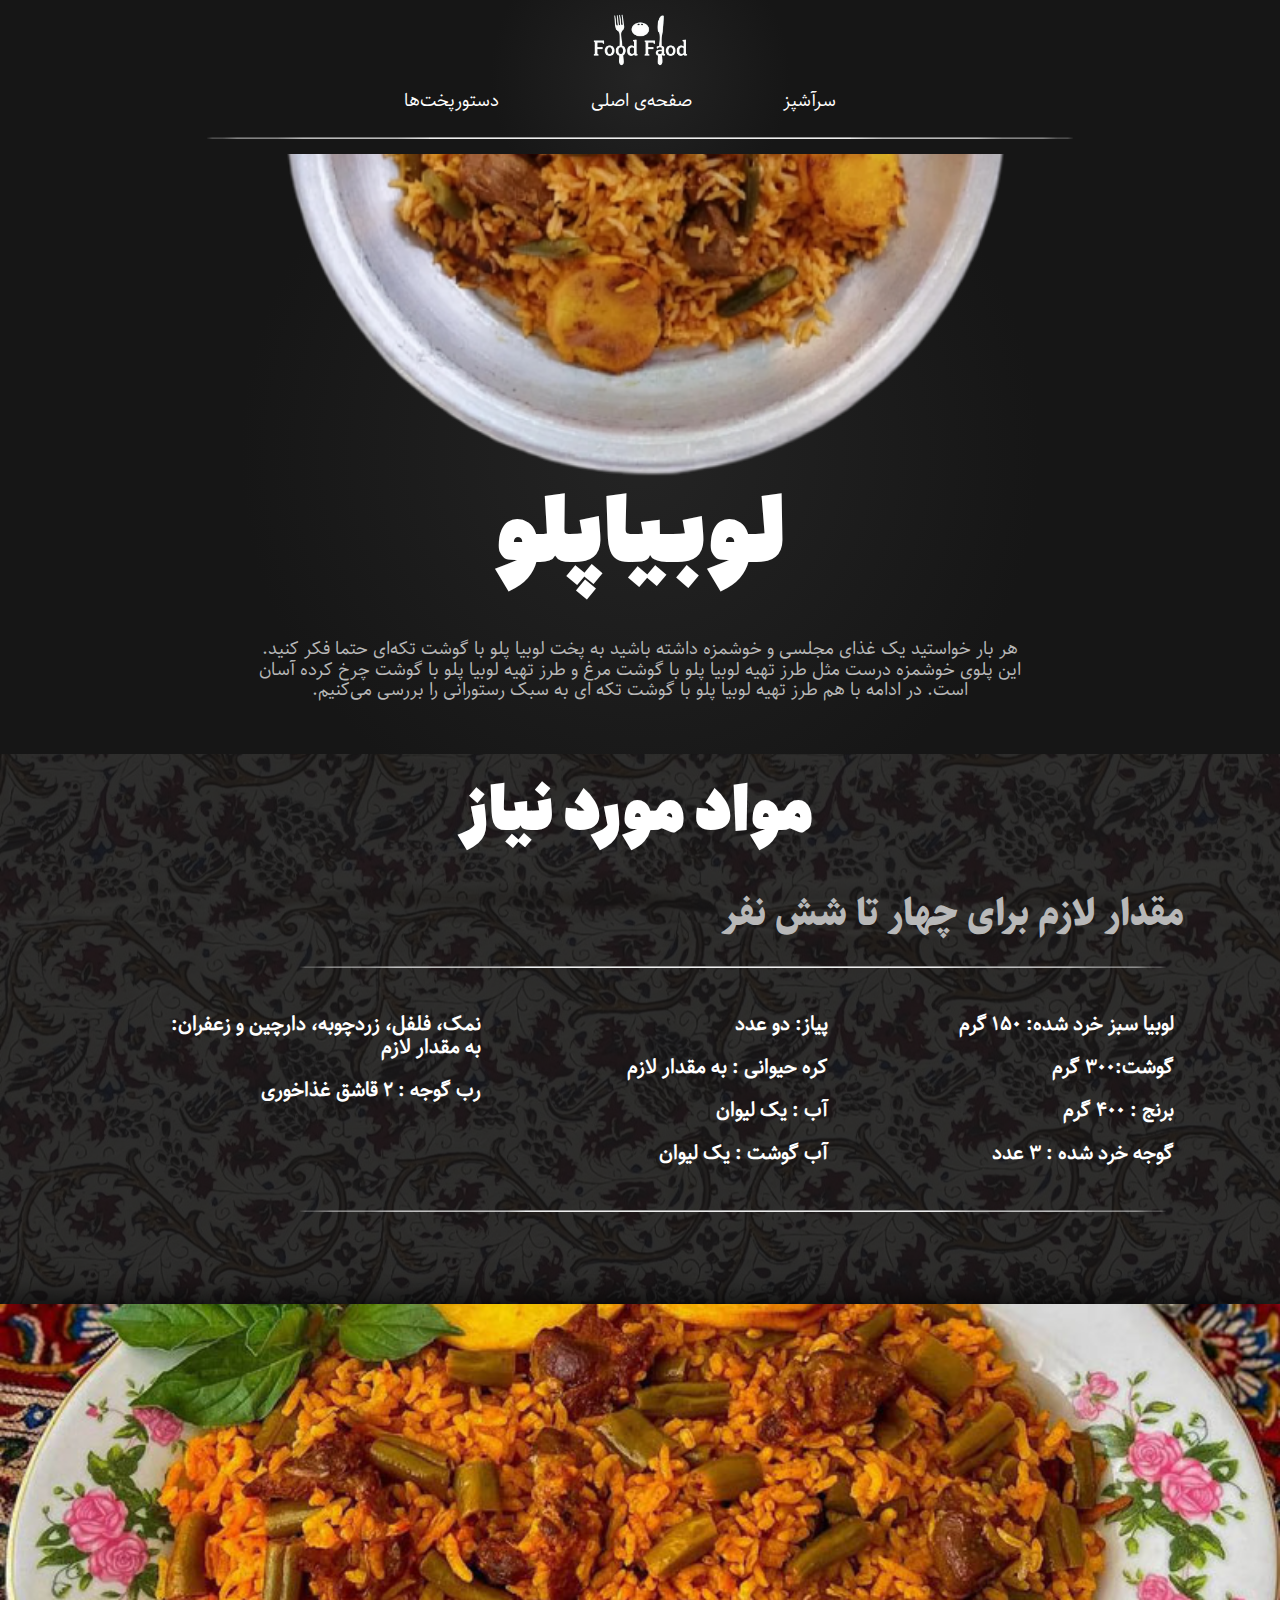
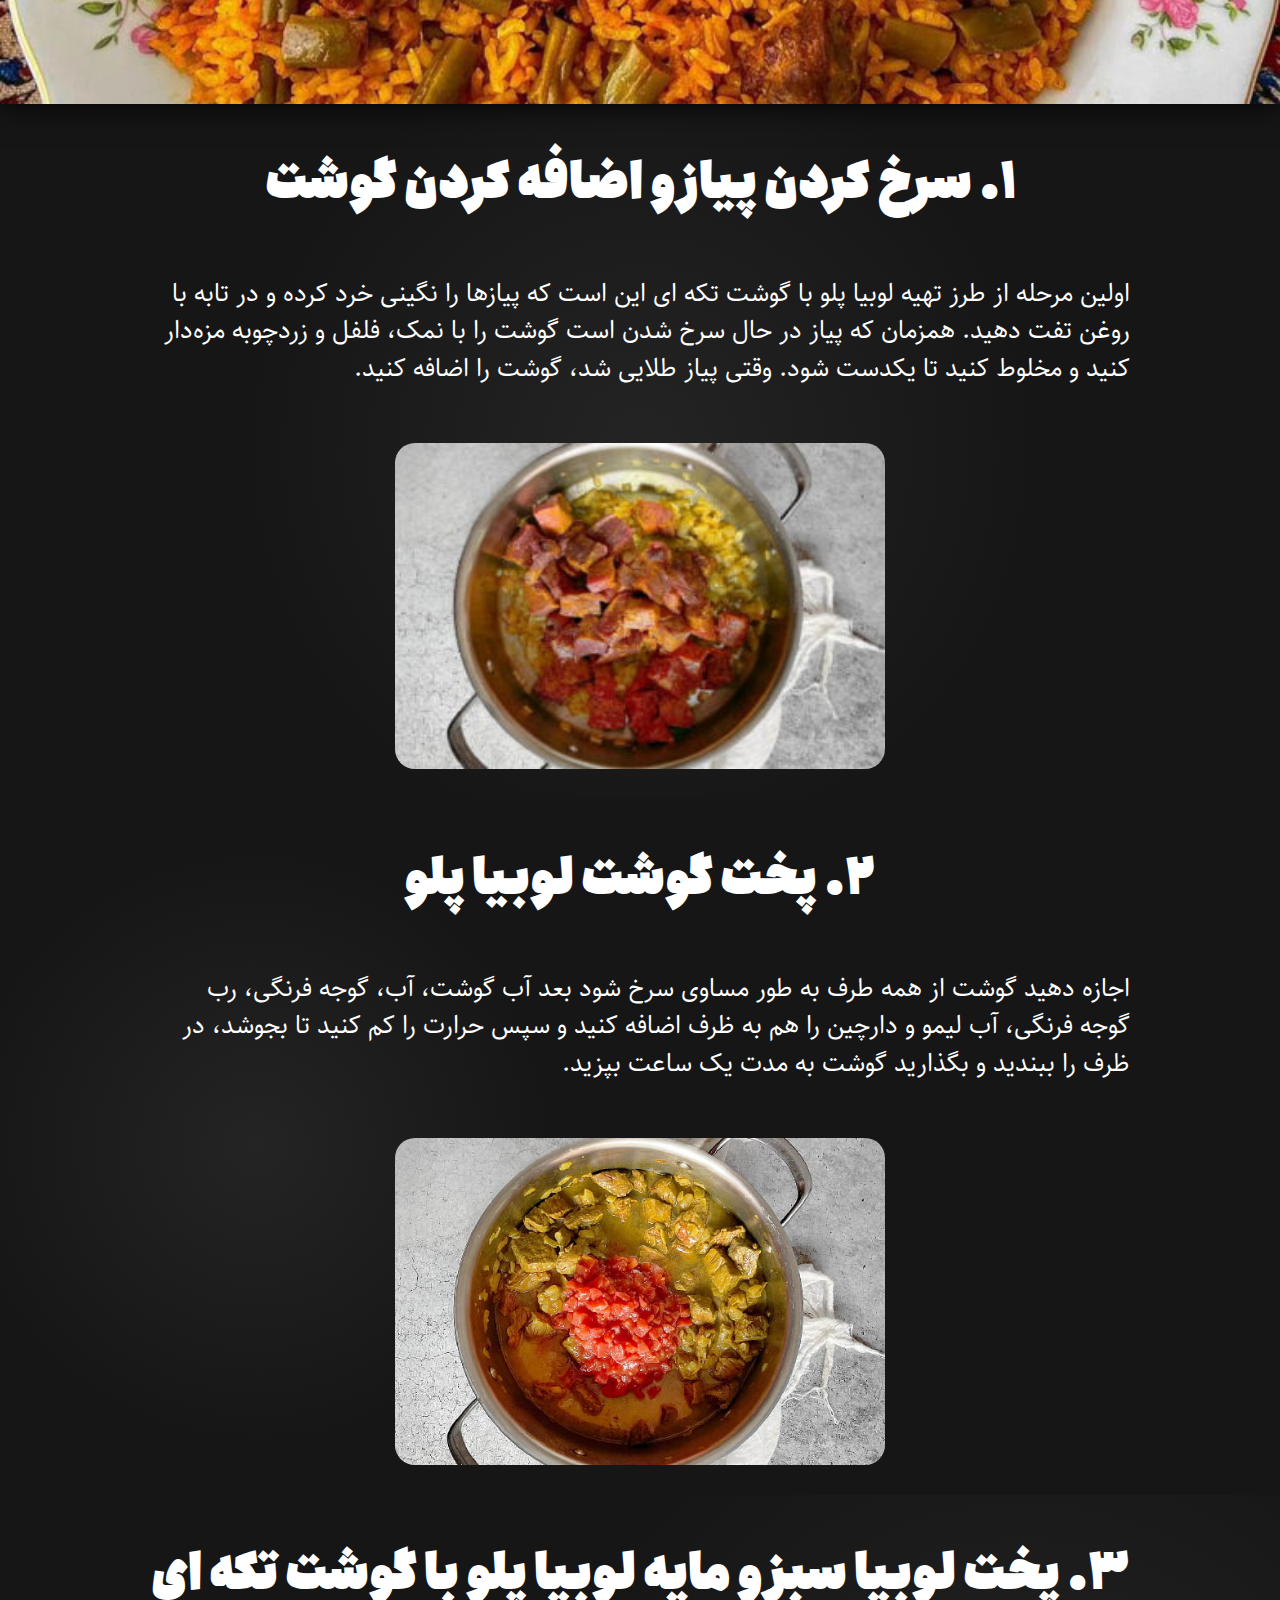
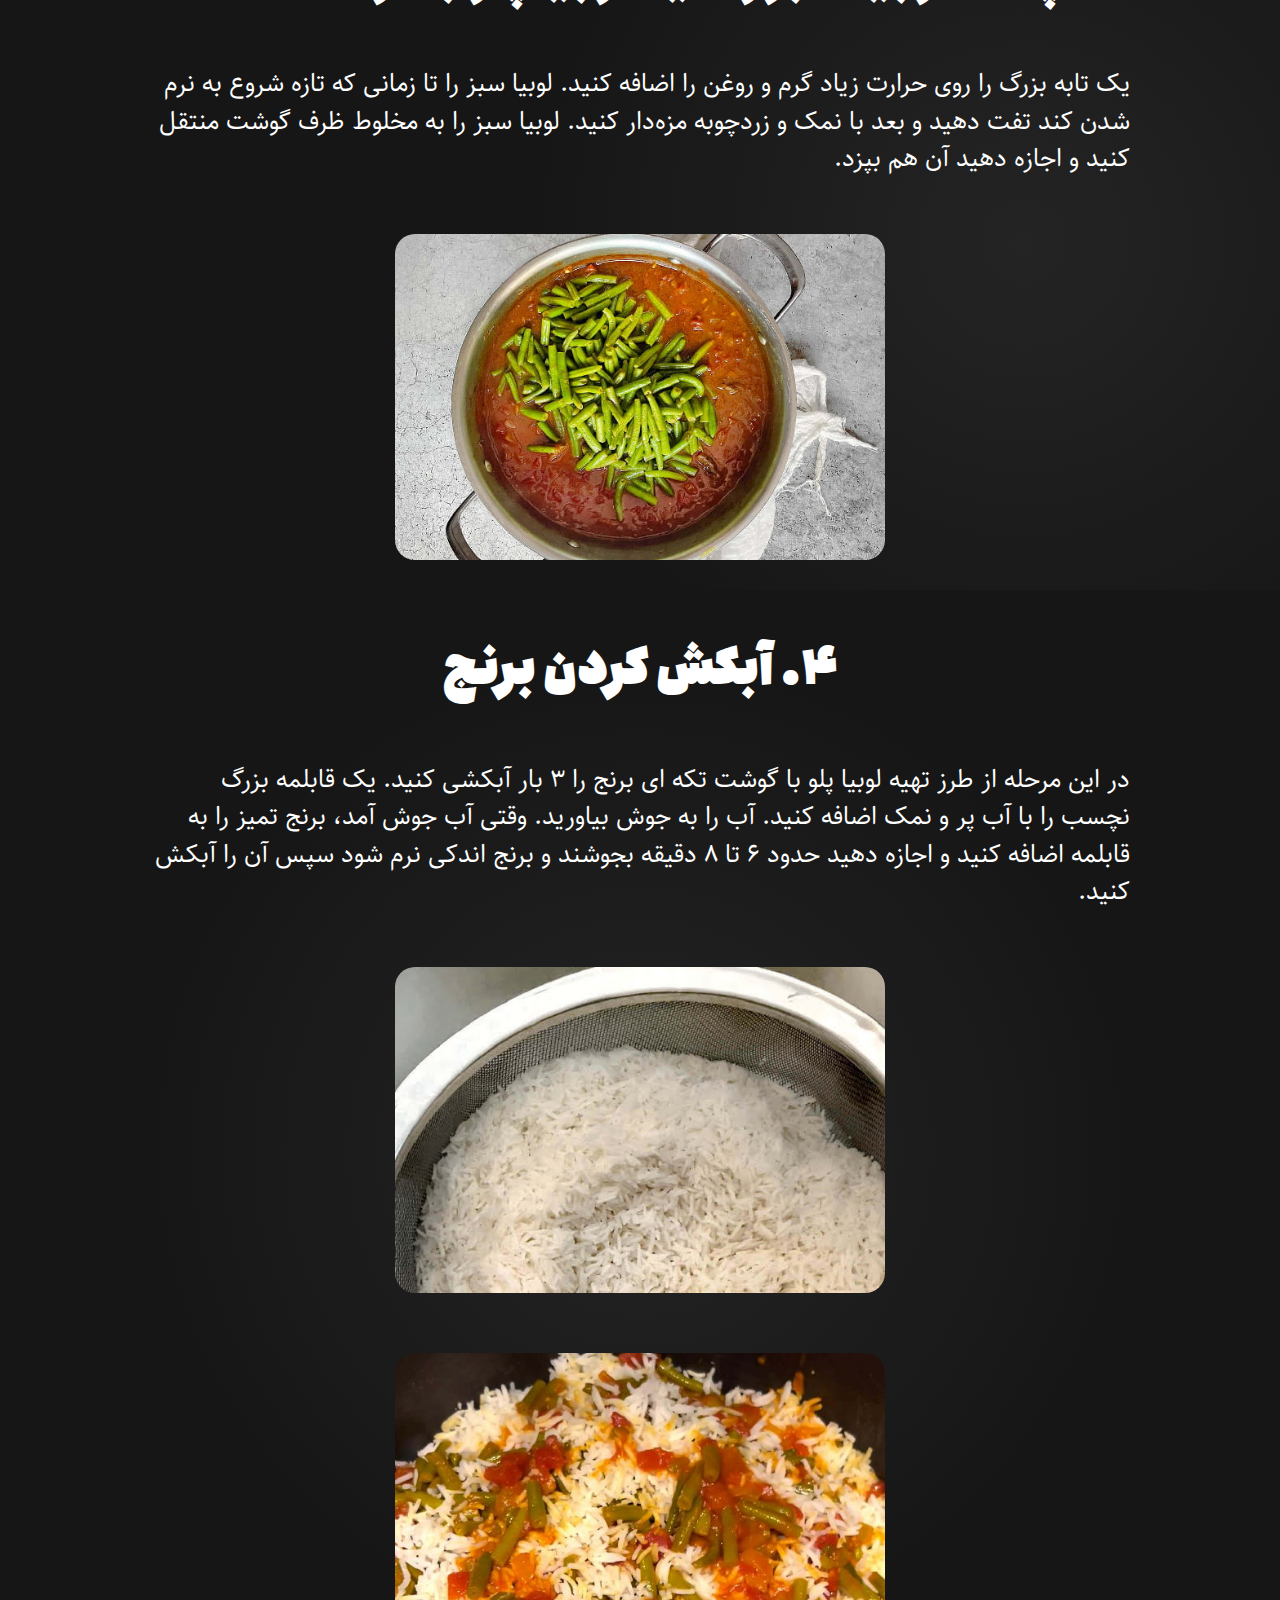
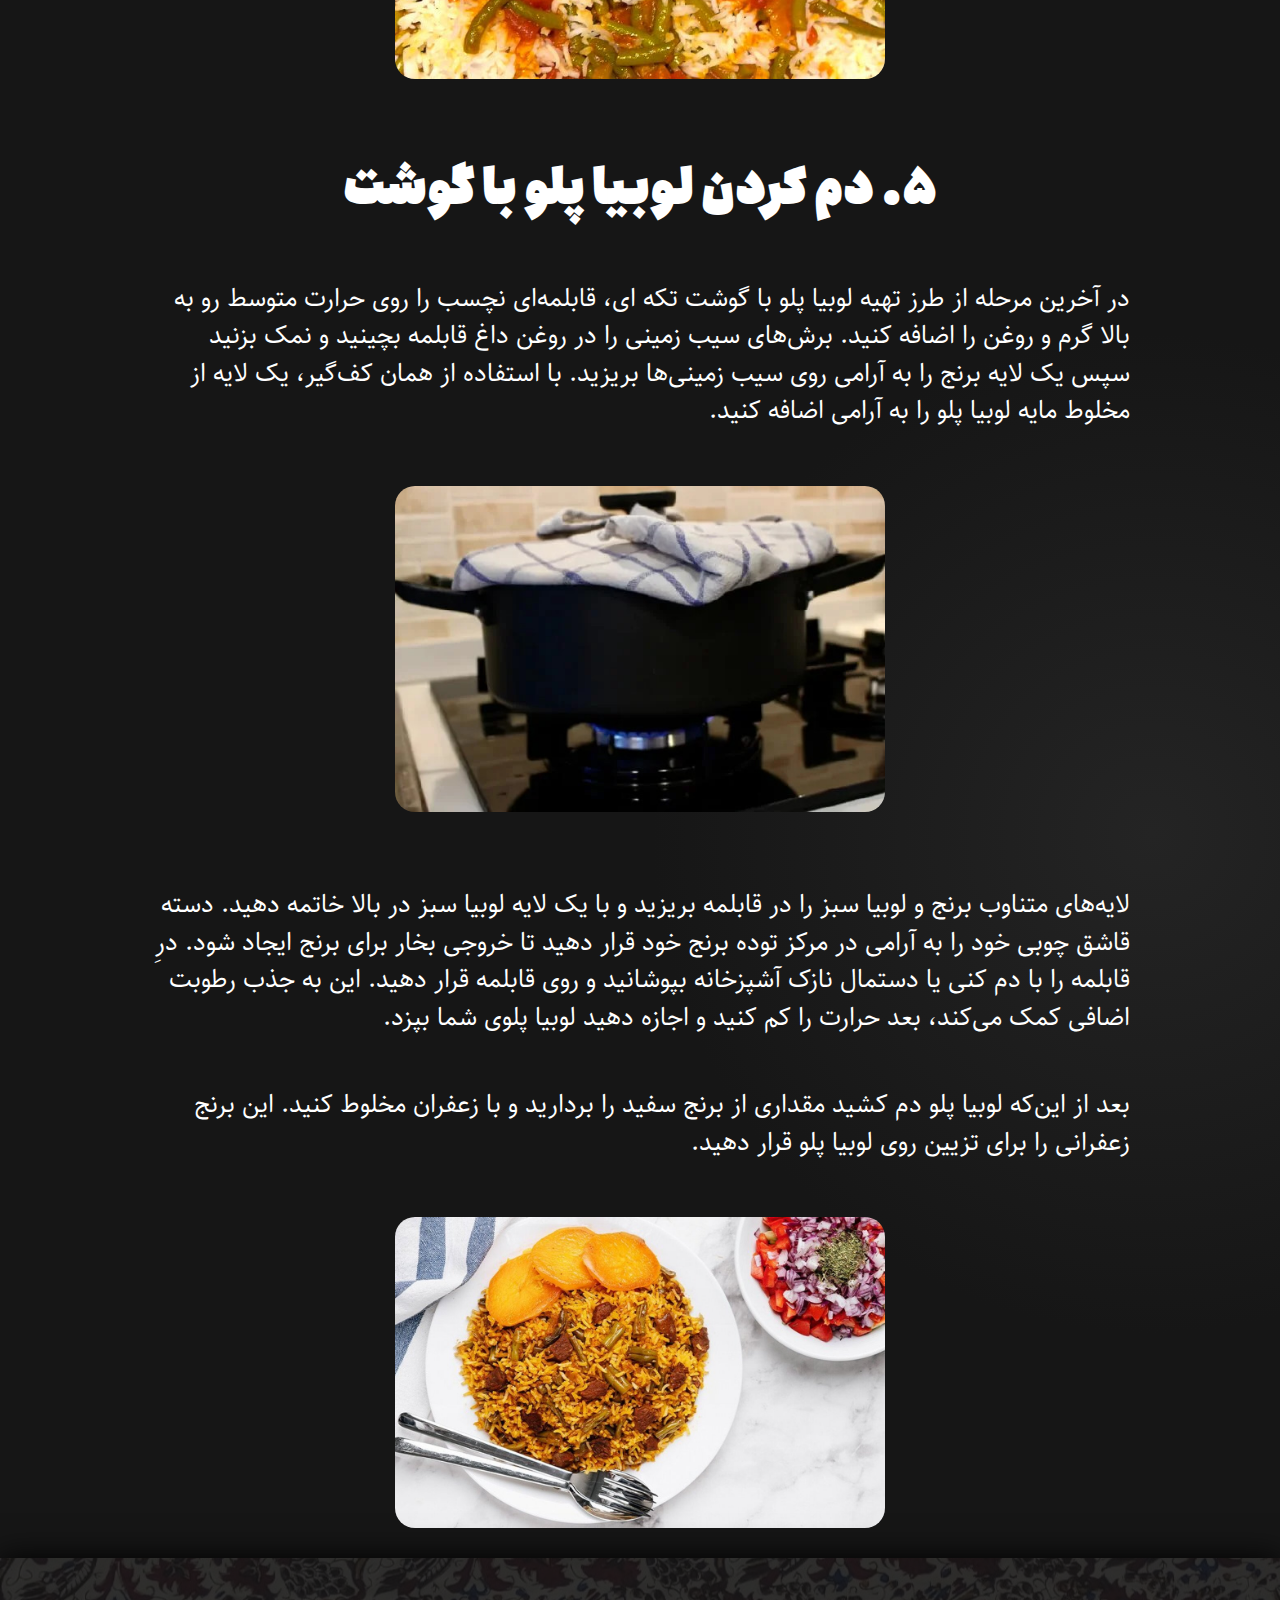
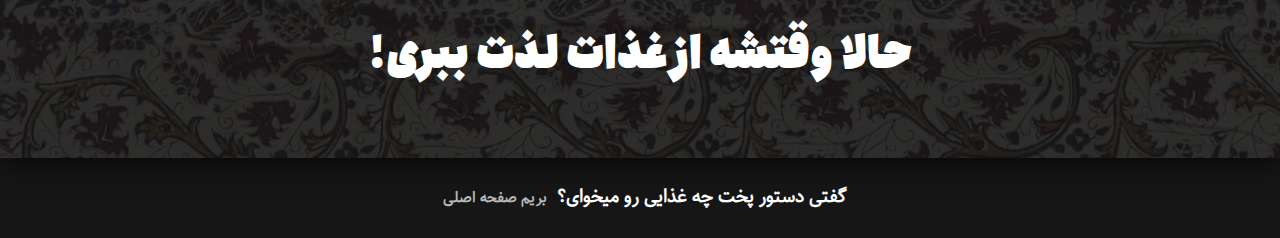
<file: other htmls/6.lobiapolo.html>
<!DOCTYPE html>
<html lang="en">
<head>
    <meta charset="UTF-8">
    <meta name="viewport" content="width=device-width, initial-scale=1.0">
    <title>دستورپخت لوبیاپلو</title>

    <link rel="stylesheet" href="../css/normalize.css">

    <link rel="stylesheet" href="../css/index-style.css">

    <link rel="stylesheet" href="../css/responsive.css">


</head>
<body>

    <header id="main-header">

        <div class="container">

            <div id="top-menu">

                <img src="../img/logo.png" alt="food-logo">

                <ul id="menu-items">
                    <li> <a href="../index.html #section-10">سرآشپز</a> </li>
                    <li> <a href="../index.html">صفحه‌ی اصلی</a> </li>
                    <li> <a href="../index.html #section-3">دستورپخت‌ها</a> </li>
                </ul>

                <hr>

            </div>

        </div>

    </header>

    <section id="section-11">

        <img src="../img/lobia.png" alt="">

        <h1>  لوبیاپلو</h1>

        <p> هر بار خواستید یک غذای مجلسی و خوشمزه داشته باشید به پخت لوبیا پلو با گوشت تکه‌ای حتما فکر کنید. این پلوی خوشمزه درست مثل طرز تهیه لوبیا پلو با گوشت مرغ و طرز تهیه لوبیا پلو با گوشت چرخ کرده آسان است. در ادامه با هم طرز تهیه لوبیا پلو با گوشت تکه ای به سبک رستورانی را بررسی می‌کنیم.</p>

    </section>

    <section id="section-12">

        <div class="overlay-black">

            <div class="container">

                <h2 class="title">مواد مورد نیاز</h2>

                <div id="ingredient">

                    <h2>مقدار لازم برای چهار تا شش نفر</h2>

                    <hr>

                    <div id="needs">

                        <div id="needs-right">
                            <h3>لوبیا سبز خرد شده: ۱۵۰ گرم </h3>
                            <h3>گوشت:۳۰۰ گرم  </h3>
                            <h3>برنج : ۴۰۰ گرم</h3>
                            <h3> گوجه خرد شده : ۳ عدد  </h3>
                        </div>

                        <div id="needs-center">
                            <h3>پیاز: دو عدد </h3>
                            <h3>کره حیوانی : به مقدار لازم  </h3>
                            <h3>آب : یک لیوان  </h3>
                            <h3>آب گوشت : یک لیوان  </h3>
                        </div>

                        <div id="needs-left">
                            <h3>نمک، فلفل، زردچوبه، دارچین و زعفران: به مقدار لازم  </h3>
                            <h3>رب گوجه : ۲ قاشق غذاخوری </h3>
                        </div>


                    </div>

                    <hr>


                </div>

            </div>

        </div>


    </section>


    <section id="section-41">

    </section>


    <section id="section-42">

        <div class="container">

            <div class="text-box-recepi">

                <h2 class="levels-title"> ۱. سرخ کردن پیاز و اضافه کردن گوشت </h2>

                <p class="levels-text">اولین مرحله از طرز تهیه لوبیا پلو با گوشت تکه ای این است که پیازها را نگینی خرد کرده و در تابه با روغن تفت دهید. همزمان که پیاز در حال سرخ شدن است گوشت را با نمک، فلفل و زردچوبه مزه‌دار کنید و مخلوط کنید تا یکدست شود. وقتی پیاز طلایی شد، گوشت را اضافه کنید.</p>

            </div>

            <img src="../img/6.1.jpg" alt="">

        </div>

    </section>

    <section id="section-43">

        <div class="container">

            <div class="text-box-recepi">

                <h2 class="levels-title"> ۲. پخت گوشت لوبیا پلو</h2>

                <p class="levels-text"> اجازه دهید گوشت از همه طرف به طور مساوی سرخ شود بعد آب گوشت، آب، گوجه فرنگی، رب گوجه فرنگی، آب لیمو و دارچین را هم به ظرف اضافه کنید و سپس حرارت را کم کنید تا بجوشد، در ظرف را ببندید و بگذارید گوشت به مدت یک ساعت بپزید. </p>

            </div>

            <img src="../img/6.2.jpg" alt="">

        </div>

    </section>

    <section id="section-44">

        <div class="container">

            <div class="text-box-recepi">

                <h2 class="levels-title"> ۳. پخت لوبیا سبز و مایه لوبیا پلو با گوشت تکه ای </h2>

                <p class="levels-text"> یک تابه بزرگ را روی حرارت زیاد گرم و روغن را اضافه کنید. لوبیا سبز را تا زمانی که تازه شروع به نرم شدن کند تفت دهید و بعد با نمک و زردچوبه مزه‌دار کنید. لوبیا سبز را به مخلوط ظرف گوشت منتقل کنید و اجازه دهید آن هم بپزد. </p>

            </div>

            <img src="../img/6.3.jpg" alt="">

        </div>

    </section>

    <section id="section-45">

        <div class="container">

            <div class="text-box-recepi">

                <h2 class="levels-title">۴. آبکش کردن برنج</h2>

                <p class="levels-text">در این مرحله از طرز تهیه لوبیا پلو با گوشت تکه ای برنج را ۳ بار آبکشی کنید. یک قابلمه بزرگ نچسب را با آب پر و نمک اضافه کنید. آب را به جوش بیاورید. وقتی آب جوش آمد، برنج تمیز را به قابلمه اضافه کنید و اجازه دهید حدود ۶ تا ۸ دقیقه بجوشند و برنج اندکی نرم شود سپس آن را آبکش کنید.</p>

            </div>

            <img src="../img/6.4.jpg" alt="">
            <img src="../img/6.5.jpg" alt="">

        </div>

    </section>

    <section id="section-46">

        <div class="container">

            <div class="text-box-recepi">

                <h2 class="levels-title"> ۵. دم کردن لوبیا پلو با گوشت </h2>

                <p class="levels-text"> در آخرین مرحله از طرز تهیه لوبیا پلو با گوشت تکه ای، قابلمه‌ای نچسب را روی حرارت متوسط رو به بالا گرم و روغن را اضافه کنید. برش‌های سیب زمینی را در روغن داغ قابلمه بچینید و نمک بزنید سپس یک لایه برنج را به آرامی روی سیب زمینی‌ها بریزید. با استفاده از همان کف‌گیر، یک لایه از مخلوط مایه لوبیا پلو را به آرامی اضافه کنید.</p>

            </div>

            <img src="../img/6.6.jpg" alt="">

            <div class="text-box-recepi">

                <p class="levels-text">لایه‌های متناوب برنج و لوبیا سبز را در قابلمه بریزید و  با یک لایه لوبیا سبز در بالا خاتمه دهید. دسته قاشق چوبی خود را به آرامی در مرکز توده برنج خود قرار دهید تا خروجی بخار برای برنج ایجاد شود. درِ قابلمه را با دم کنی یا دستمال نازک آشپزخانه بپوشانید و روی قابلمه قرار دهید. این به جذب رطوبت اضافی کمک می‌کند، بعد حرارت را کم کنید و اجازه دهید لوبیا پلوی شما بپزد.</p>

                <p class="levels-text">بعد از این‌که لوبیا پلو دم کشید مقداری از برنج سفید را بردارید و با زعفران مخلوط کنید. این برنج زعفرانی را برای تزیین روی لوبیا پلو قرار دهید.</p>
                
            </div>

            <img src="../img/6.7.jpg" alt="">

        </div>

    </section>




    <section id="section-19">

        <div class="overlay-black">

            <h3 class="end-title">حالا وقتشه از غذات لذت ببری!</h3>

        </div>

    </section>


    <footer id="main-footer">

        <div class="container">

            <h3 class="footer-text1"> گفتی دستور پخت چه غذایی رو میخوای؟</h3>
            <h3><a href="../index.html" class="footer-text2">بریم صفحه اصلی</a></h3>


        </div>

    </footer>


    
</body>
</html>
</file>
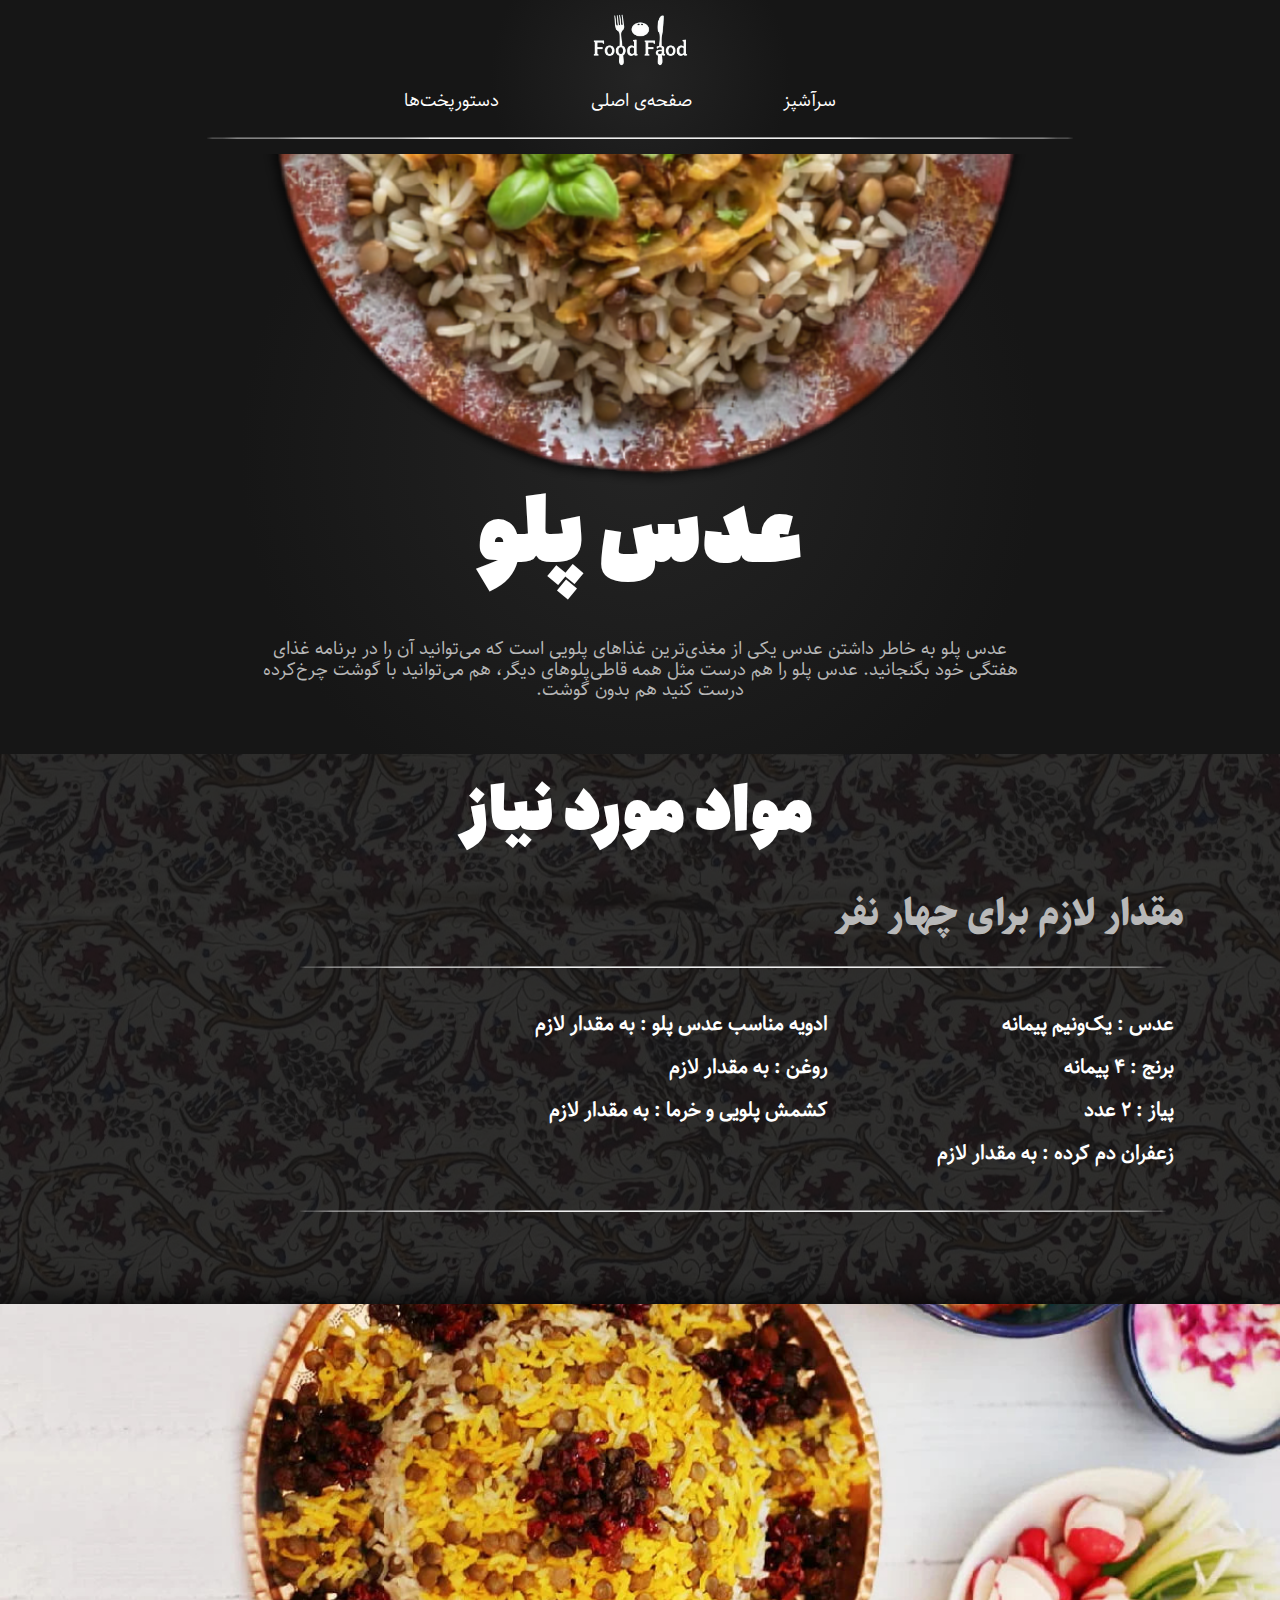
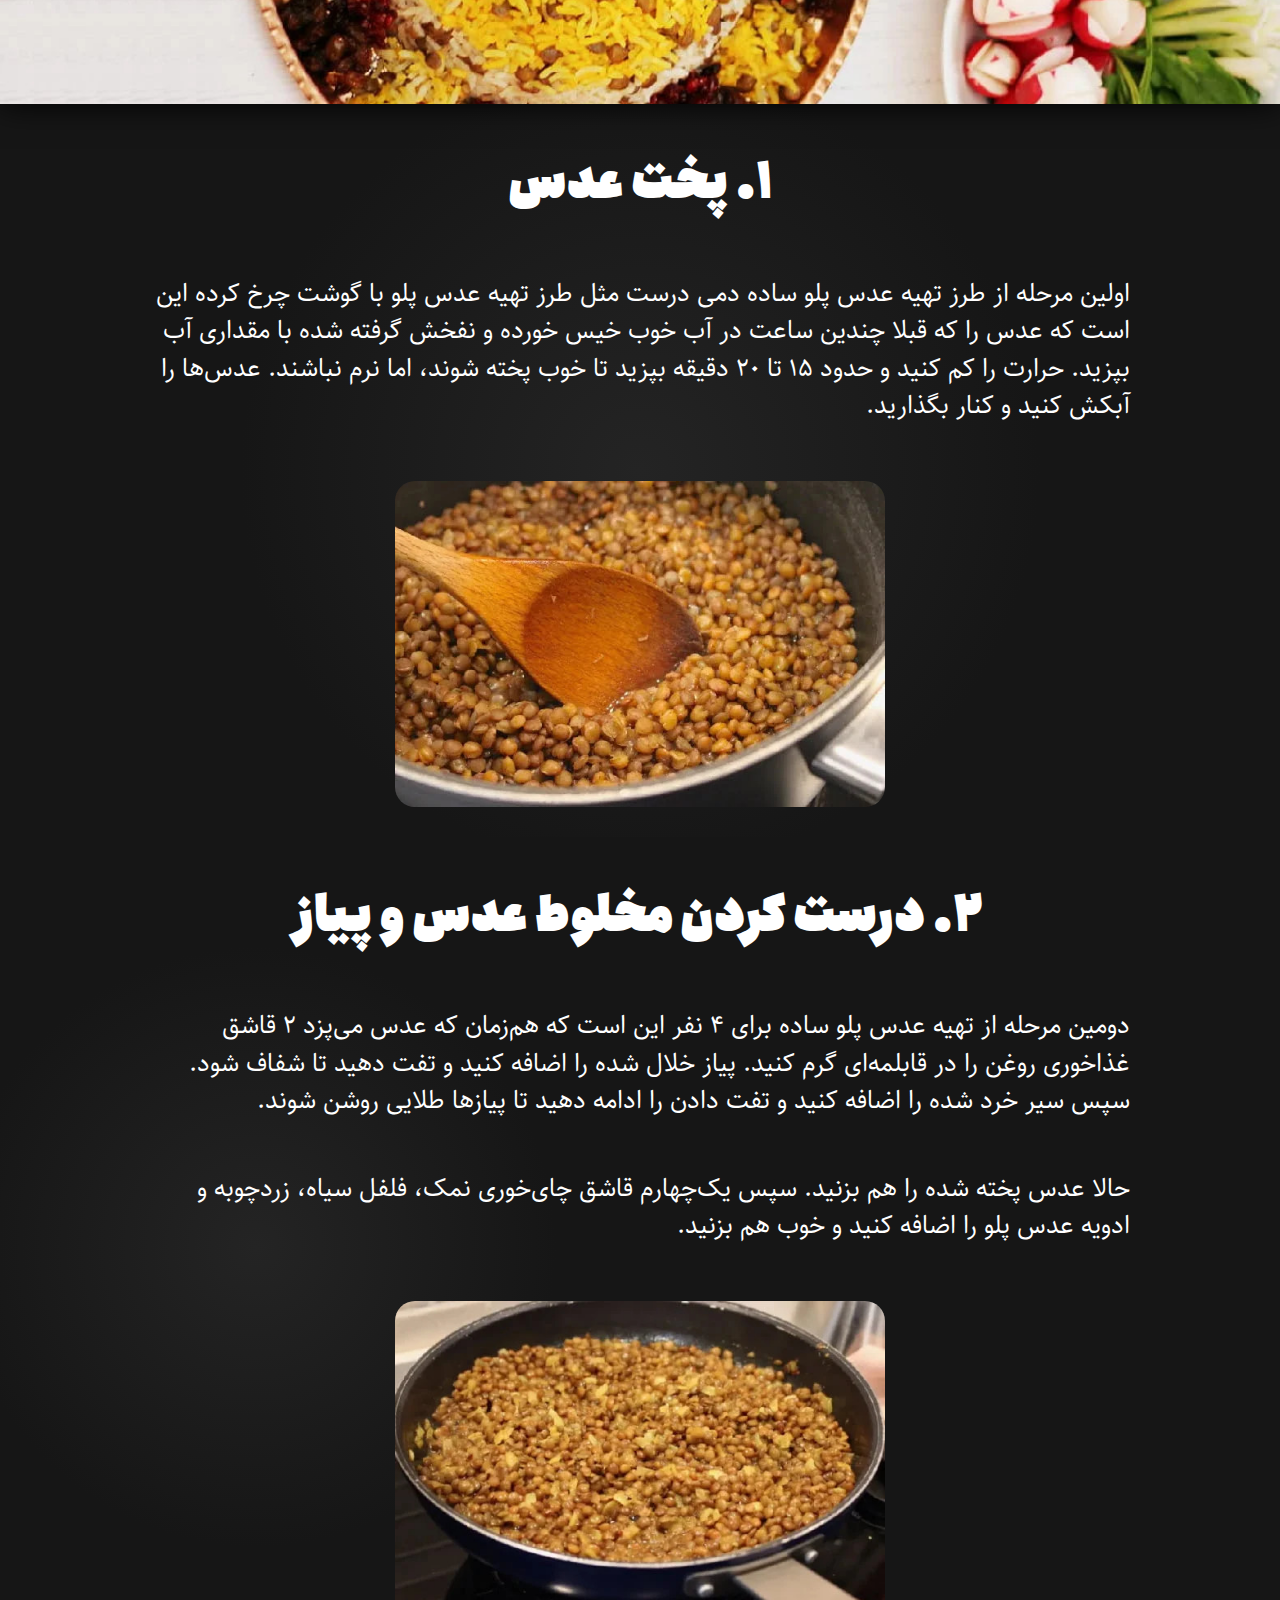
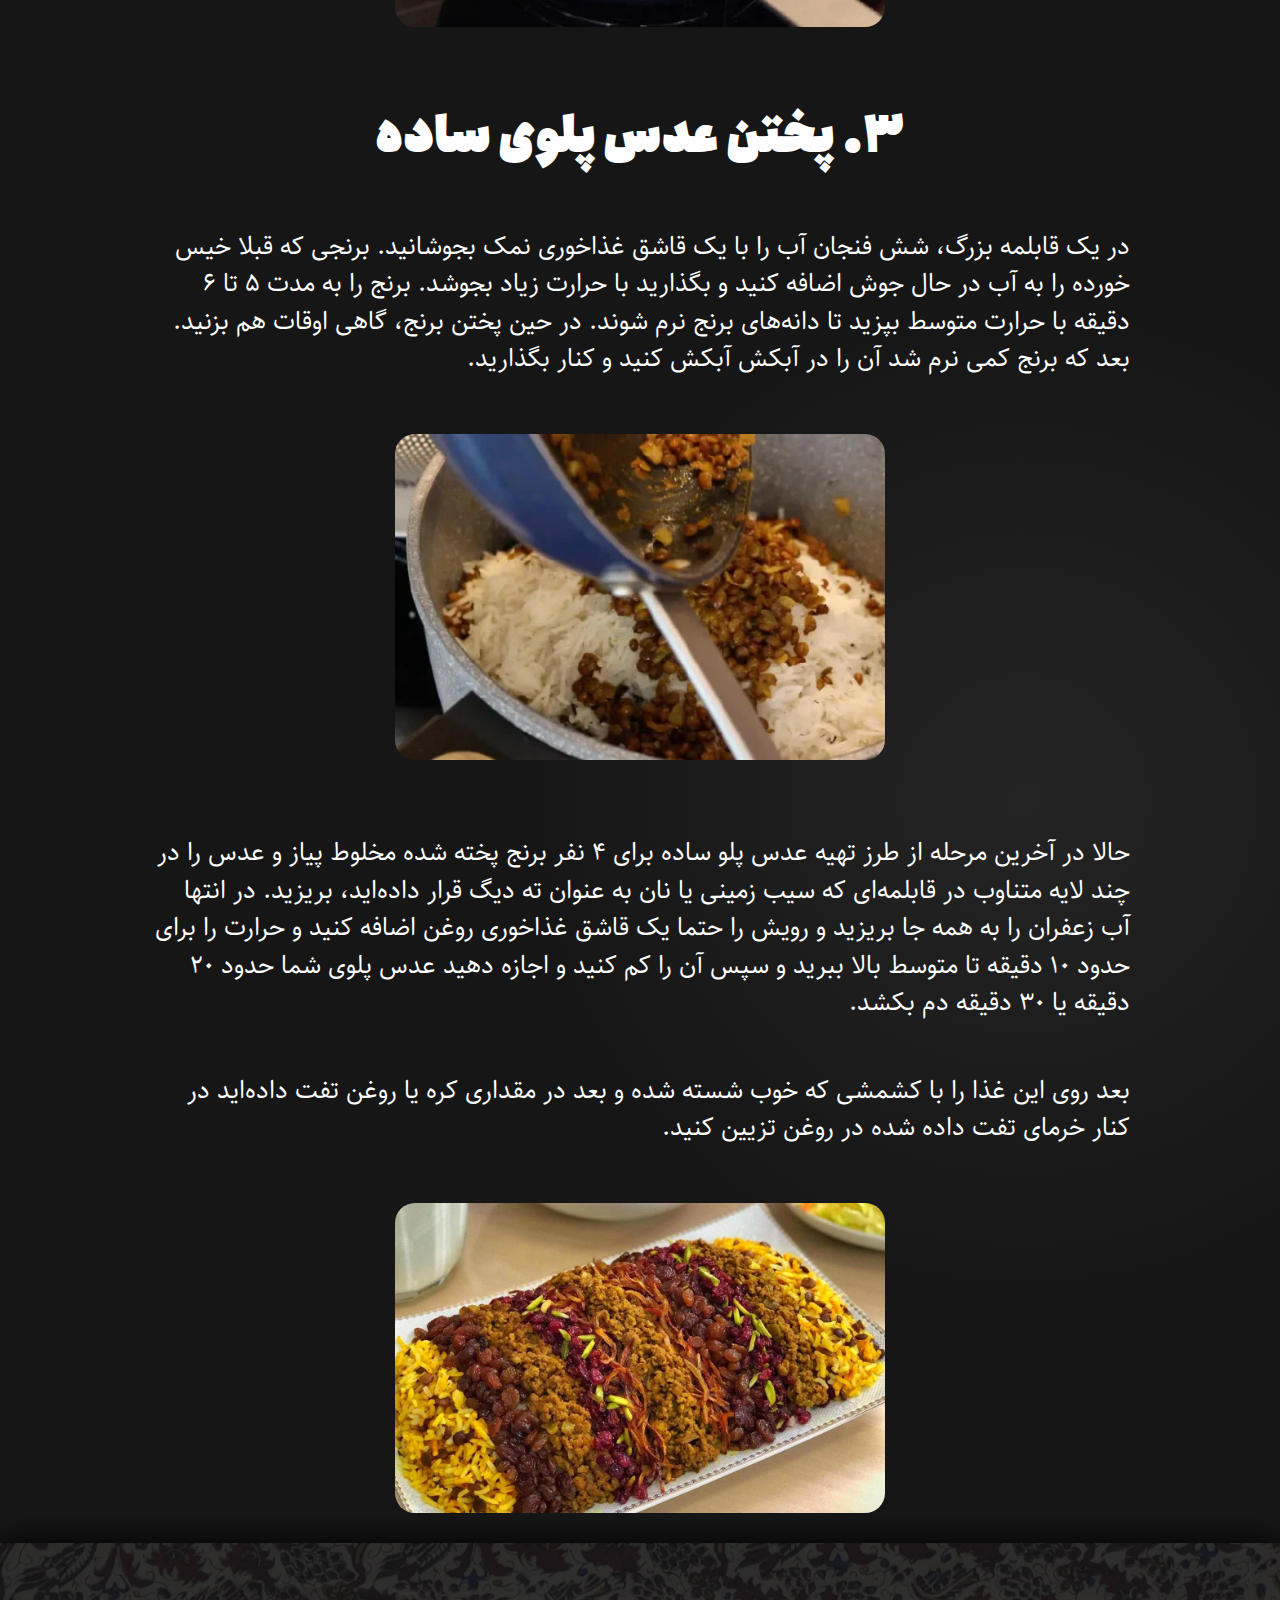
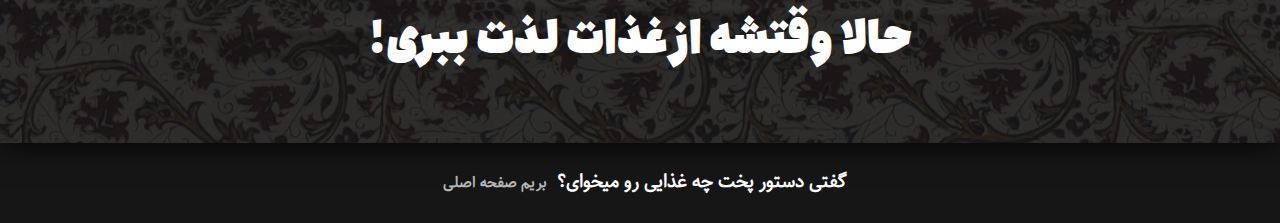
<file: other htmls/7.adas.html>
<!DOCTYPE html>
<html lang="en">
<head>
    <meta charset="UTF-8">
    <meta name="viewport" content="width=device-width, initial-scale=1.0">
    <title>دستورپخت عدس‌ پلو</title>

    <link rel="stylesheet" href="../css/normalize.css">

    <link rel="stylesheet" href="../css/index-style.css"> 

    <link rel="stylesheet" href="../css/responsive.css">


</head>
<body>
    
    <header id="main-header">

        <div class="container">

            <div id="top-menu">

                <img src="../img/logo.png" alt="food-logo">

                <ul id="menu-items">
                    <li> <a href="../index.html #section-10">سرآشپز</a> </li>
                    <li> <a href="../index.html">صفحه‌ی اصلی</a> </li>
                    <li> <a href="../index.html #section-3">دستورپخت‌ها</a> </li>
                </ul>

                <hr>

            </div>

        </div>

    </header>

    <section id="section-11">

        <img src="../img/adaspolo2.png" alt="">

        <h1>  عدس پلو</h1>

        <p> عدس پلو به خاطر داشتن عدس یکی از مغذی‌ترین غذاهای پلویی است که می‌توانید آن را در برنامه غذای هفتگی خود بگنجانید. عدس پلو را هم درست مثل همه قاطی‌پلوهای دیگر، هم می‌توانید با گوشت چرخ‌کرده درست کنید هم بدون گوشت.</p>

    </section>

    <section id="section-12">

        <div class="overlay-black">

            <div class="container">

                <h2 class="title">مواد مورد نیاز</h2>

                <div id="ingredient">

                    <h2>مقدار لازم برای چهار نفر</h2>

                    <hr>

                    <div id="needs">

                        <div id="needs-right">
                            <h3>عدس :  یک‌ونیم پیمانه </h3>
                            <h3>برنج : ۴ پیمانه  </h3>
                            <h3>پیاز : ۲ عدد  </h3>
                            <h3>  زعفران دم کرده : به مقدار لازم  </h3>
                        </div>

                        <div id="needs-center">
                            <h3>ادویه مناسب عدس پلو : به مقدار لازم </h3>
                            <h3>روغن : به مقدار لازم </h3>
                            <h3>کشمش پلویی و خرما : به مقدار لازم </h3>
                        </div>

                        <div id="needs-left">
                            
                        </div>


                    </div>

                    <hr>


                </div>

            </div>

        </div>


    </section>


    <section id="section-47">

    </section>


    <section id="section-48">

        <div class="container">

            <div class="text-box-recepi">

                <h2 class="levels-title">۱. پخت عدس</h2>

                <p class="levels-text"> اولین مرحله از طرز تهیه عدس پلو ساده دمی درست مثل طرز تهیه عدس پلو با گوشت چرخ کرده این است که عدس را که قبلا چندین ساعت در آب خوب خیس خورده و نفخش گرفته شده با مقداری آب بپزید. حرارت را کم کنید و حدود ۱۵ تا ۲۰ دقیقه بپزید تا خوب پخته شوند، اما نرم نباشند. عدس‌ها را آبکش کنید و کنار بگذارید. </p>

            </div>

            <img src="../img/7.1.jpg" alt="">

        </div>

    </section>

    <section id="section-49">

        <div class="container">

            <div class="text-box-recepi">

                <h2 class="levels-title">۲. درست کردن مخلوط عدس و پیاز</h2>

                <p class="levels-text">دومین مرحله از تهیه عدس پلو ساده برای ۴ نفر این است که هم‌زمان که عدس می‌پزد ۲ قاشق غذاخوری روغن را در قابلمه‌ای گرم کنید. پیاز خلال شده را اضافه کنید و تفت دهید تا شفاف شود. سپس سیر خرد شده را اضافه کنید و تفت دادن را ادامه دهید تا پیازها طلایی روشن شوند.</p>

                <p class="levels-text">حالا عدس پخته شده را هم بزنید. سپس یک‌چهارم قاشق چای‌خوری نمک، فلفل سیاه، زردچوبه و ادویه عدس پلو را اضافه کنید و خوب هم بزنید.</p>

            </div>

            <img src="../img/7.2.jpg" alt="">

        </div>

    </section>

    <section id="section-50">

        <div class="container">

            <div class="text-box-recepi">

                <h2 class="levels-title">۳. پختن عدس پلوی ساده</h2>

                <p class="levels-text">در یک قابلمه بزرگ، شش فنجان آب را با یک قاشق غذاخوری نمک بجوشانید. برنجی که قبلا خیس خورده را به آب در حال جوش اضافه کنید و بگذارید با حرارت زیاد بجوشد. برنج را به مدت ۵ تا ۶ دقیقه با حرارت متوسط بپزید تا دانه‌های برنج نرم شوند. در حین پختن برنج، گاهی اوقات هم بزنید. بعد که برنج کمی نرم شد آن را در آبکش آبکش کنید و کنار بگذارید.</p>

            </div>

            <img src="../img/7.3.jpg" alt="">

            <div class="text-box-recepi">

                <p class="levels-text">حالا در آخرین مرحله از طرز تهیه عدس پلو ساده برای ۴ نفر برنج پخته شده مخلوط پیاز و عدس را در چند لایه متناوب در قابلمه‌ای که سیب زمینی یا نان به عنوان ته دیگ قرار داده‌اید، بریزید. در انتها آب زعفران را به همه جا بریزید و رویش را حتما یک قاشق غذاخوری روغن اضافه کنید و حرارت را برای حدود ۱۰ دقیقه تا متوسط بالا ببرید و سپس آن را کم کنید و اجازه دهید عدس پلوی شما حدود ۲۰ دقیقه یا ۳۰ دقیقه دم بکشد.</p>

                <p class="levels-text">بعد روی این غذا را با کشمشی که خوب شسته شده و بعد در مقداری کره یا روغن تفت داده‌اید در کنار خرمای تفت داده شده در روغن تزیین کنید.</p>

            </div>

            <img src="../img/7.4.jpg" alt="">

        </div>

    </section>




    <section id="section-19">

        <div class="overlay-black">

            <h3 class="end-title">حالا وقتشه از غذات لذت ببری!</h3>

        </div>

    </section>


    <footer id="main-footer">

        <div class="container">

            <h3 class="footer-text1"> گفتی دستور پخت چه غذایی رو میخوای؟</h3>
            <h3><a href="../index.html" class="footer-text2">بریم صفحه اصلی</a></h3>


        </div>

    </footer>


</body>
</html>
</file>
<file: css/index-style.css>
:root {
    --mian-color: #161616;
    --main-color2: #242424;
    --text-gary: #b8b8b8;
    --text-color: #FFFFFF;
    --btn-howTo: #3c3c3c;
    --black-overlay: #161616df;
    --black-overlay2: rgba(22, 22, 22, 0.697);

}



@font-face {
    font-family: sahel;
    font-weight: normal;
    src: url("../fonts/Sahel.ttf") format(truetype);
}

@font-face {
    font-family: sahel-bold;
    font-weight: bold;
    src: url("../fonts/Sahel-Black.ttf") format(truetype);
}

@font-face {
    font-family: sahel;
    src: url("../fonts/Sahel.woff")format(woff);
}

@font-face {
    font-family: sahel-bold;
    src: url("../fonts/Sahel-Black.woff")format(woff);
}

@font-face {
    font-family: sahel;
    src: url("../fonts/Sahel.eot?#");
}

@font-face {
    font-family: sahel-bold;
    src: url("../fonts/Sahel-Black.eot?#");
}

@font-face {
    font-family: ordi;
    font-weight: normal;
    src: url("../fonts/Anjoman-SuperHeavy.ttf") format(truetype);
}












* {
    box-sizing: border-box;
}

body {
    direction: rtl;
    font-family: "sahel", iran-sans, sans-serif;
    color: white;
    background-color: var(--mian-color);
}






#main-header {
    /* border: 1px solid rgb(194, 20, 20); */
    min-height: 90px;
    background: radial-gradient(circle 150px at 50% 50%, var(--main-color2)0%, var(--mian-color) 100%);
}

.container {
    /* border: 1px solid blue; */
    width: 85%;
    margin: 0 auto;
    min-height: 60px;
    position: relative;
}

#top-menu {
    display: flex;
    justify-content: center;
    flex-wrap: wrap;
    flex-direction: column;
    align-items: center;
}

#top-menu>img {
    width: 10%;
    margin: 10px;
}

#top-menu>ul {
    /* border: 1px solid white; */
    list-style: none;
    padding: 0;
    margin: 0;
    display: flex;
    justify-content: space-around;
    padding: 10px;
    list-style: none;
    width: 50%;
    margin-right: 40px;
}

#top-menu>ul>li {
    display: flex;
}

#top-menu>ul>li>a {
    text-decoration: none;
    color: var(--text-color);
    font-size: 18px;
    transition: all 0.3s;
}

#top-menu>ul>li>a:hover {
    transform: scale(1.1);
}

hr {
    width: 80%;
    margin: 15px;
    border-radius: 50%;
}





#section-1 {
    /* border: 1px solid rgb(194, 20, 20);  */
    height: 580px;
    background: radial-gradient(circle 250px at 65% 50%, var(--main-color2)0%, var(--mian-color) 100%);
    position: relative;
}

#section-1>img:nth-of-type(1) {
    width: 450px;
    position: absolute;
    left: 0px;
    top: 10px;
    z-index: 1;
}

#section-1>img {
    opacity: 0;
}

.spoon {
    animation: spinIn 1.5s forwards;
}

@keyframes spinIn {
    0% {
        transform: rotate(0deg) translateX(-100%);
        /* شروع از چپ صفحه */
        opacity: 0;
        /* نامرئی */
    }

    100% {
        transform: rotate(360deg) translateX(100);
        /* بچرخ در مرکز */
        opacity: 1;
        /* نمایان شود */
    }
}

#section-1>img:nth-of-type(2) {
    width: 170px;
    position: absolute;
    left: 0;
    top: 20px;
}


.torshi {
    animation: spin 1.5s forwards;
}

@keyframes spin {
    0% {
        transform: rotate(40deg) translateX(-100%);
        /* شروع از چپ صفحه */
        opacity: 0;
        /* نامرئی */
    }

    100% {
        transform: rotate(360deg) translateX(100);
        /* بچرخ در مرکز */
        opacity: 1;
        /* نمایان شود */
    }
}

#section-1>img:nth-of-type(3) {
    width: 500px;
    position: absolute;
    right: -150px;
    top: -20px;
}

.leef {
    animation: comeTop 1s forwards;
}

@keyframes comeTop {
    0% {
        transform: rotate(0deg) translateY(-100%);
        /* شروع از چپ صفحه */
        opacity: 0;
        /* نامرئی */
    }

    100% {
        transform: rotate(360deg) translateX(10);
        /* بچرخ در مرکز */
        opacity: 1;
        /* نمایان شود */
        position: absolute;
    }
}

#section-1>img:nth-of-type(4) {
    width: 300px;
    position: absolute;
    right: 2%;
    top: 60%;
    z-index: 1;
}

.yugert {
    animation: yugert 1.5s forwards;
}

@keyframes yugert {
    0% {
        transform: rotate(0deg) translateY(-100%);
        /* شروع از چپ صفحه */
        opacity: 0;
        /* نامرئی */
    }

    100% {
        transform: rotate(100deg) translateX(0);
        /* بچرخ در مرکز */
        opacity: 1;
        /* نمایان شود */
        position: absolute;
    }
}


#sec1-text>h2 {
    font-family: sahel-bold;
    color: var(--text-gary);
    font-size: 35px;
    margin: 0;
}

#sec1-text>h1 {
    font-family: ordi;
    color: var(--text-color);
    font-size: 160px;
    margin: 0;
    margin-top: 40px;
    text-shadow: 5px 5px 20px black;
}

#sec1-text {
    /* position: absolute;
    right: 35%; */
    display: flex;
    align-items: center;
    flex-direction: column;
    margin-top: 10%;
}

#section-1>.container{
    display: flex;
    justify-content: center;
}







#section-2 {
    /* border: 1px solid rgb(194, 20, 20);  */
    height: 600px;
    background-image: url(../img/carpet2.jpg);
    background-size: cover;
    position: relative;
}

.overlay-black {
    width: 100%;
    height: 100%;
    background-color: var(--black-overlay);
    display: flex;
}

#section-2>.overlay-black {
    display: flex;
    justify-content: center;
    align-items: center;
}

#table-cover {
    background-image: url(../img/carpet2.jpg);
    width: 60%;
    height: 80%;
    border-radius: 20px;
    box-shadow: 0 0 30px black;
    overflow: hidden;
}

.bxslider {
    display: flex;
    column-gap: 15px;
    width: 100%;
}

.bxslider li {
    flex: 1;
}



.table1 {
    /* border: 1px solid white; */
    display: flex;
    position: relative;
    /* width: 100%;
    height: 100%; */
}

.table1>img:nth-of-type(1) {
    width: 450px;
}

.table1>img:nth-of-type(2) {
    width: 200px;
    height: 200px;
}

.table1>img:nth-of-type(3) {
    position: absolute;
    left: 0px;
    bottom: 50px;
    width: 300px;
    height: 400px;
    transform: rotate(-45deg);
}


.table2 {
    /* border: 1px solid red; */
    display: flex;
    position: relative;
    width: 100%;
    height: 100%;
}

.table2>img:nth-of-type(1) {
    position: absolute;
    right: 0;
    top: 20px;
    width: 250px;
    height: 350px;
}

.table2>img:nth-of-type(2) {
    width: 300px;
    height: 300px;
    position: absolute;
    left: 40%;
}

.table2>img:nth-of-type(3) {
    width: 400px;
    height: 400px;
    position: absolute;
    left: 0;
}

.table2>img:nth-of-type(4) {
    position: absolute;
    right: 0;
    top: 0px;
    width: 250px;
    height: 250px;
    z-index: -1;
}



.table3 {
    /* border: 1px solid red; */
    display: flex;
    position: relative;
    width: 100%;
    height: 100%;
}

.table3>img:nth-of-type(1) {
    position: absolute;
    left: 3%;
    top: 0;
    transform: scale(0.9);
}

.table3>img:nth-of-type(2) {
    position: absolute;
    right: 10%;
    top: 50px;
    width: 200px;
    height: 300px;
}

.table3>img:nth-of-type(3) {
    position: absolute;
    right: 10%;
    top: 30px;
    width: 200px;
    height: 200px;
    z-index: -1;
    transform: rotate(25deg);
}

.table3>img:nth-of-type(4) {
    position: absolute;
    right: 25%;
    top: 270px;
    width: 170px;
    height: 180px;
}



.table4 {
    /* border: 1px solid red; */
    display: flex;
    position: relative;
    width: 100%;
    height: 100%;
}

.table4>img:nth-of-type(1) {
    transform: scale(1.1);
    width: 400px;
    height: 400px;
}

.table4>img:nth-of-type(2) {
    width: 350px;
    height: 350px;
}

.table4>img:nth-of-type(3) {
    width: 200px;
    height: 300px;
    position: absolute;
    left: 10px;
    bottom: 30px;
    transform: rotate(-15deg);
}

.table4>img:nth-of-type(4) {
    position: absolute;
    top: 280px;
    left: 14%;
    width: 140px;
    height: 130px;
}



.table5 {
    /* border: 1px solid red; */
    display: flex;
    position: relative;
    width: 100%;
    height: 100%;
}

.table5>img:nth-of-type(1) {
    position: absolute;
    right: 25%;
}

.table5>img:nth-of-type(2) {
    position: absolute;
    top: 50px;
    right: 5%;
    width: 150px;
    height: 150px;
}

.table5>img:nth-of-type(3) {
    position: absolute;
    top: 250px;
    right: 5%;
    width: 160px;
    height: 150px;
}

.table5>img:nth-of-type(4) {
    position: absolute;
    left: 7%;
    top: 50px;
    width: 200px;
    height: 300px;
}

.table5>img:nth-of-type(5) {
    position: absolute;
    left: 7%;
    top: 30px;
    width: 200px;
    height: 200px;
    z-index: -1;
    transform: rotate(25deg);
}







#section-3 {
    /* border: 1px solid rgb(194, 20, 20);  */
    height: 750px;
    background: radial-gradient(circle 300px at 70% 50%, var(--main-color2)0%, var(--mian-color) 100%);
    position: relative;
    display: flex;
    flex-direction: column;
    align-items: center;
    overflow: hidden;
}

#section-3>h2 {
    font-family: sahel-bold;
    color: var(--text-gary);
    font-size: 30px;
    margin-top: 4%;
}

.textBox-right {
    /* border: 1px solid white; */
    width: 60%;
    min-height: 100px;
    display: flex;
    flex-direction: column;
    align-items: center;
    margin-top: 40px;
    margin-bottom: 50px;
}

.recepie-title {
    font-family: ordi;
    font-size: 50px;
    margin: 0;
    padding: 0;
    color: var(--text-color);
}

.recepie {
    width: 80%;
    /* border: 1px solid red; */
    margin: 10px;
    margin-top: 30px;
    min-height: 150px;
    background-color: var(--main-color2);
    border-radius: 20px;
    display: flex;
    flex-direction: column;
    overflow: hidden;
}

.recepie>p {
    color: var(--text-color);
    font-size: 20px;
    padding: 20px;
    line-height: 30px;
    text-align: right;
    margin: 20px;
}

.howto {
    text-decoration: none;
    background-color: var(--btn-howTo);
    color: var(--text-color);
    font-family: sahel-bold;
    font-size: 20px;
    padding: 20px;
    transition: all 0.4s;
    position: relative;
    z-index: 1;
}

.howto:hover {
    background-color: var(--text-color);
    color: var(--btn-howTo);
}

#section-3>img:nth-of-type(3) {
    position: absolute;
    left: -150px;
    top: 15%;
    transform: rotate(30deg);
    animation: food 10s infinite;
}

@keyframes food {
    0% {
        transform: rotate(0deg) translateY(0);
        /* شروع از چپ صفحه */
        opacity: 1;
        /* نامرئی */
    }

    100% {
        transform: rotate(360deg) translateX(0);
        /* بچرخ در مرکز */
        opacity: 1;
        /* نمایان شود */
        position: absolute;
    }
}

#section-3>img:nth-of-type(1) {
    position: absolute;
    left: -200px;
    top: 8%;
    width: 550px;
    transform: rotate(-30deg);
}

#section-3>img:nth-of-type(2) {
    position: absolute;
    left: 70px;
    top: 40%;
    width: 400px;
    transform: rotate(-70deg);
}








#section-4 {
    /* border: 1px solid rgb(194, 20, 20);  */
    height: 550px;
    background: radial-gradient(circle 400px at 30% 50%, var(--main-color2)0%, var(--mian-color) 100%);
    position: relative;
    display: flex;
    flex-direction: column;
    align-items: center;
    overflow: hidden;
}

.textBox-left {
    /* border: 1px solid white; */
    width: 60%;
    min-height: 100px;
    display: flex;
    flex-direction: column;
    align-items: center;
    margin-top: 40px;
    margin-bottom: 50px;
}

#section-4>.container,
#section-7>.container {
    display: flex;
    justify-content: flex-end;
}

#section-4>img:nth-of-type(3) {
    position: absolute;
    top: 30px;
    right: -130px;
    width: 550px;
    height: 550px;
    animation: food 10s infinite;
}

#section-4>img:nth-of-type(1) {
    position: absolute;
    top: -30px;
    right: -180px;
    width: 520px;
    height: 520px;
}

#section-4>img:nth-of-type(2) {
    position: absolute;
    right: 180px;
    width: 400px;
    height: 500px;
    transform: rotate(200deg);
}





#section-5 {
    /* border: 1px solid rgb(194, 20, 20); */
    height: 800px;
    background: radial-gradient(circle 300px at 80% 50%, var(--main-color2)0%, var(--mian-color) 100%);
    position: relative;
    display: flex;
    flex-direction: column;
    align-items: center;
    overflow: hidden;
}

#section-5>.container {
    display: flex;
    align-items: center;
}

.textBox-top {
    /* border: 1px solid white; */
    width: 100%;
    min-height: 100px;
    display: flex;
    flex-direction: column;
    align-items: center;
    margin-top: 40px;
    margin-bottom: 50px;
}

.textBox-top>.recepie {
    width: 80%;
    height: 500px;
}

#section-5>img {
    position: absolute;
    bottom: -80px;
    width: 770px;
    height: 570px;
    animation: moveRight 1.5s infinite alternate;
}

@keyframes moveRight {
    0% {
        transform: translateX(0);
    }

    100% {
        transform: translateX(5%);
    }
}





#section-6 {
    /* border: 1px solid rgb(194, 20, 20); */
    height: 600px;
    background: radial-gradient(circle 300px at 20% 50%, var(--main-color2)0%, var(--mian-color) 100%);
    position: relative;
    display: flex;
    flex-direction: column;
    align-items: center;
    overflow: hidden;
}

#section-6>img:nth-of-type(1) {
    position: absolute;
    left: -230px;
    top: 28%;
    width: 550px;
    transform: rotate(30deg);
}

#section-6>img:nth-of-type(2) {
    position: absolute;
    left: -150px;
    top: 0;
    width: 550px;
    height: 550px;
    animation: food 10s infinite;
}

#section-6>img:nth-of-type(3) {
    position: absolute;
    left: 230px;
    width: 250px;
    height: 2;
    transform: rotate(-70deg);
}




#section-7 {
    /* border: 1px solid rgb(194, 20, 20); */
    height: 600px;
    background: radial-gradient(circle 400px at 70% 50%, var(--main-color2)0%, var(--mian-color) 100%);
    position: relative;
    display: flex;
    flex-direction: column;
    align-items: center;
    overflow: hidden;
}

#section-7>img:nth-of-type(1) {
    position: absolute;
    top: -30px;
    right: -180px;
    width: 520px;
    height: 520px;
}

#section-7>img:nth-of-type(3) {
    position: absolute;
    top: 30px;
    right: -110px;
    width: 550px;
    height: 550px;
    animation: food 10s infinite;
}

#section-7>img:nth-of-type(2) {
    position: absolute;
    right: 190px;
    width: 400px;
    height: 500px;
    transform: rotate(200deg);
}



#section-8 {
    /* border: 1px solid rgb(194, 20, 20); */
    height: 770px;
    background: radial-gradient(circle 400px at 10% 50%, var(--main-color2)0%, var(--mian-color) 100%);
    position: relative;
    display: flex;
    flex-direction: column;
    align-items: center;
    overflow: hidden;
}

#section-8>img:nth-of-type(2) {
    position: absolute;
    bottom: 10px;
    width: 550px;
    height: 380px;
    animation: moveRight 1.5s infinite alternate;
}

#section-8>img:nth-of-type(1) {
    position: absolute;
    bottom: 150px;
    left: 400px;
    height: 300px;
    z-index: 1;
}





#section-9 {
    /* border: 1px solid rgb(194, 20, 20); */
    height: 670px;
    background: radial-gradient(circle 400px at 10% 50%, var(--main-color2)0%, var(--mian-color) 100%);
    position: relative;
    display: flex;
    flex-direction: column;
    align-items: center;
    overflow: hidden;
}

#section-9>img:nth-of-type(1) {
    position: absolute;
    left: -200px;
    top: 20px;
    width: 550px;
    transform: rotate(-30deg);
}

#section-9>img:nth-of-type(2) {
    position: absolute;
    left: 10%;
    top: 400px;
    width: 300px;
    height: 200px;
    transform: rotate(-20deg);
}

#section-9>img:nth-of-type(3) {
    position: absolute;
    left: -150px;
    top: 20px;
    width: 550px;
    height: 550px;
    transform: rotate(30deg);
    animation: food 10s infinite;
}




#section-10 {
    /* border: 1px solid rgb(194, 20, 20);  */
    height: 300px;
    background-image: url(../img/carpet2.jpg);
    background-size: cover;
    position: relative;
}



.right-culounm {
    /* border: 1px solid white; */
    width: 60%;
    display: flex;
}

.right-culounm>img {
    width: 150px;
    height: 200px;
    margin: 20px;
    padding: 0;
    border-radius: 10px;
}

.chef-text>h3 {
    font-family: sahel-bold;
    font-size: 35px;
    color: var(--text-color);
}

#icon-wrapper {
    display: flex;
    justify-content: space-around;
    width: 50%;
}

.chef-text>h4 {
    color: var(--text-gary);
    line-height: 1.5;
}

#icon-wrapper>i {
    font-size: 30px;
    color: var(--text-gary);
    gap: 30px;
    cursor: pointer;
}

#icon-wrapper>i:hover {
    color: white;
}








/* دستور پخت 1 */


#section-11 {
    /* border: 1px solid rgb(194, 20, 20); */
    height: 600px;
    background: radial-gradient(circle 400px at 50% 50%, var(--main-color2)0%, var(--mian-color) 100%);
    position: relative;
    display: flex;
    flex-direction: column;
    align-items: center;
    overflow: hidden;
    display: flex;
    justify-content: center;
}

#section-11>img {
    width: 800px;
    height: 800px;
    position: absolute;
    top: -450px;
    animation: food 10s infinite;
}

#section-11>h1 {
    font-family: ordi;
    font-size: 80px;
    color: white;
    position: absolute;
    margin-top: 230px;
}

#section-11>p {
    width: 60%;
    font-size: 18px;
    position: absolute;
    margin-top: 450px;
    text-align: center;
    color: var(--text-gary);
}




#section-12 {
    /* border: 1px solid rgb(194, 20, 20); */
    height: 550px;
    background-image: url(../img/carpet2.jpg);
    background-size: cover;
    position: relative;
}


.title {
    margin: 0 auto;
    font-family: ordi;
    font-size: 55px;
    color: var(--text-color);
    text-align: center;
    padding: 20px;
    margin: 10px;
}

#ingredient {
    /* border: 1px solid white; */
    min-height: 150px;
    width: 100%;
}

#ingredient>h2 {
    font-family: sahel-bold;
    color: var(--text-gary);
    font-size: 35px;
}

#needs {
    display: flex;
}

#needs-right {
    /* border: 1px solid white; */
    width: 30%;
    min-height: 150px;
    margin: 10px;
}

#needs-left {
    /* border: 1px solid white; */
    width: 30%;
    min-height: 150px;
    margin: 10px;
}

#needs-right>h3,
#needs-left>h3,
#needs-center>h3 {
    font-size: 20px;
}

#needs-center {
    /* border: 1px solid white; */
    width: 30%;
    min-height: 150px;
    margin: 10px;
}





#section-13 {
    height: 400px;
    width: 100%;
    background-image: url(../img/morgh-bg.png);
    background-size: cover;
    background-position: center;
    position: relative;
    box-shadow: 0 0 30px black;
    z-index: 1;

}

#section-13>.overlay-black {
    background-color: rgba(22, 22, 22, 0.503);
}



#section-14 {
    /* border: 1px solid rgb(194, 20, 20); */
    min-height: 500px;
    background: radial-gradient(circle 300px at 80% 50%, var(--main-color2)0%, var(--mian-color) 100%);
    position: relative;
    display: flex;
    flex-direction: column;
    align-items: center;
    overflow: hidden;
}

#section-14>.container{
    display: flex;
    justify-content: center;
    align-items: center;
    flex-direction: column;
}

.text-box-recepi{
    margin-top: 20px;
    /* border: 1px solid red; */
    min-height: 150px;
    width: 100%;
    display: flex;
    flex-direction: column;
    align-items: center;
}

.levels-title {
    font-family: ordi, sans-serif;
    font-size: 45px;
    color: var(--text-color);
}

.levels-text {
    font-size: 25px;
    line-height: 1.5;
    width: 90%;
}

#section-14>.container>img{
    width: 45%;
    margin: 30px;
    border-radius: 20px;
}






#section-15 {
    /* border: 1px solid rgb(194, 20, 20); */
    min-height: 500px;
    background: radial-gradient(circle 300px at 30% 50%, var(--main-color2)0%, var(--mian-color) 100%);
    position: relative;
    display: flex;
    flex-direction: column;
    align-items: center;
    overflow: hidden;
}

#section-15>.container{
    display: flex;
    justify-content: center;
    align-items: center;
    flex-direction: column;
}

#section-15>.container>img{
    width: 45%;
    margin: 30px;
    border-radius: 20px;
}




#section-16 {
    /* border: 1px solid rgb(194, 20, 20); */
    min-height: 500px;
    background: radial-gradient(circle 500px at 50% 50%, var(--main-color2)0%, var(--mian-color) 100%);
    position: relative;
    display: flex;
    flex-direction: column;
    align-items: center;
    overflow: hidden;
}

#section-16>.container{
    display: flex;
    justify-content: center;
    align-items: center;
    flex-direction: column;
}

#section-16>.container>img{
    width: 45%;
    margin: 30px;
    border-radius: 20px;
}




#section-17 {
    /* border: 1px solid rgb(194, 20, 20); */
    min-height: 500px;
    background: radial-gradient(circle 700px at 50% 50%, var(--main-color2)0%, var(--mian-color) 100%);
    position: relative;
    display: flex;
    flex-direction: column;
    align-items: center;
    overflow: hidden;
}

#section-17>.container{
    display: flex;
    justify-content: center;
    align-items: center;
    flex-direction: column;
}

#section-17>.container>img{
    width: 45%;
    margin: 30px;
    border-radius: 20px;
}



#section-18 {
    /* border: 1px solid rgb(194, 20, 20); */
    min-height: 500px;
    background: radial-gradient(circle 700px at 50% 50%, var(--main-color2)0%, var(--mian-color) 100%);
    position: relative;
    display: flex;
    flex-direction: column;
    align-items: center;
    overflow: hidden;
}

#section-18>.container{
    display: flex;
    justify-content: center;
    align-items: center;
    flex-direction: column;
}

#section-18>.container>img{
    width: 45%;
    margin: 30px;
    border-radius: 20px;
}









#section-19 {
height: 200px;
    width: 100%;
    background-image: url(../img/carpet2.jpg);
    background-size: cover;
    background-position: center;
    position: relative;
    box-shadow: 0 0 30px black;
    z-index: 1;
}

#section-19>.overlay-black {
    display: flex;
    justify-content: center;
    align-items: center;
    flex-direction: column;
    flex-wrap: nowrap;
}

.end-title {
    font-family: ordi, sans-serif;
    font-size: 40px;
    color: var(--text-color);
    margin: 20px;
}






#main-footer {
    height: 80px;
    background: radial-gradient(circle 0px at 0% 50%, var(--main-color2)0%, var(--mian-color) 100%);
    display: flex;
    justify-content: center;
    align-items: center;
}

#main-footer>.container {
    display: flex;
    justify-content: center;
    align-items: center;
}

.footer-text2 {
    color: var(--text-gary);
    font-family: inherit;
    text-decoration: none;
    margin: 10px;
    transition: all 0.5s;
    font-size: 15px;
}

.footer-text2:hover {
    color: var(--text-color);
    font-size: 20px;
}









/* دستورپخت 2 */

#section-20 {
    height: 400px;
    width: 100%;
    background-image: url(../img/gorme-bg.jpg);
    background-size: cover;
    background-position: center;
    position: relative;
    box-shadow: 0 0 30px black;
    z-index: 1;

}



#section-21 {
    /* border: 1px solid rgb(194, 20, 20); */
    min-height: 500px;
    background: radial-gradient(circle 300px at 30% 50%, var(--main-color2)0%, var(--mian-color) 100%);
    position: relative;
    display: flex;
    flex-direction: column;
    align-items: center;
    overflow: hidden;
}

#section-21>.container{
    display: flex;
    justify-content: center;
    align-items: center;
    flex-direction: column;
}

#section-21>.container>img{
    width: 45%;
    margin: 30px;
    border-radius: 20px;
}




#section-22 {
    /* border: 1px solid rgb(194, 20, 20); */
    min-height: 500px;
    background: radial-gradient(circle 300px at 30% 50%, var(--main-color2)0%, var(--mian-color) 100%);
    position: relative;
    display: flex;
    flex-direction: column;
    align-items: center;
    overflow: hidden;
}

#section-22>.container{
    display: flex;
    justify-content: center;
    align-items: center;
    flex-direction: column;
}

#section-22>.container>img{
    width: 45%;
    margin: 30px;
    border-radius: 20px;
}




#section-23 {
    /* border: 1px solid rgb(194, 20, 20); */
    min-height: 500px;
    background: radial-gradient(circle 400px at 70% 50%, var(--main-color2)0%, var(--mian-color) 100%);
    position: relative;
    display: flex;
    flex-direction: column;
    align-items: center;
    overflow: hidden;
}

#section-23>.container{
    display: flex;
    justify-content: center;
    align-items: center;
    flex-direction: column;
}

#section-23>.container>img{
    width: 45%;
    margin: 30px;
    border-radius: 20px;
}

#section-23 p:nth-of-type(2){
    font-size: 18px;
}



#section-24 {
    /* border: 1px solid rgb(194, 20, 20); */
    min-height: 500px;
    background: radial-gradient(circle 700px at 50% 50%, var(--main-color2)0%, var(--mian-color) 100%);
    position: relative;
    display: flex;
    flex-direction: column;
    align-items: center;
    overflow: hidden;
}

#section-24>.container{
    display: flex;
    justify-content: center;
    align-items: center;
    flex-direction: column;
}

#section-24>.container>img{
    width: 45%;
    margin: 30px;
    border-radius: 20px;
}







/* دستور پخت 3 */

#section-25 {
    height: 400px;
    width: 100%;
    background-image: url(../img/kabab-bg.jpg);
    background-size: cover;
    background-position: center;
    position: relative;
    box-shadow: 0 0 30px black;
    z-index: 1;

}



#section-26 {
    /* border: 1px solid rgb(194, 20, 20); */
    min-height: 500px;
    background: radial-gradient(circle 300px at 50% 50%, var(--main-color2)0%, var(--mian-color) 100%);
    position: relative;
    display: flex;
    flex-direction: column;
    align-items: center;
    overflow: hidden;
}

#section-26>.container{
    display: flex;
    justify-content: center;
    align-items: center;
    flex-direction: column;
}

#section-26>.container>img{
    width: 45%;
    margin: 30px;
    border-radius: 20px;
}

#section-26 .recepie-title{
    margin-top: 30px;
}




#section-27 {
    /* border: 1px solid rgb(194, 20, 20); */
    min-height: 500px;
    background: radial-gradient(circle 300px at 80% 50%, var(--main-color2)0%, var(--mian-color) 100%);
    position: relative;
    display: flex;
    flex-direction: column;
    align-items: center;
    overflow: hidden;
}

#section-27>.container{
    display: flex;
    justify-content: center;
    align-items: center;
    flex-direction: column;
}

#section-27>.container>img{
    width: 45%;
    margin: 30px;
    border-radius: 20px;
}


#section-28 {
    /* border: 1px solid rgb(194, 20, 20); */
    min-height: 500px;
    background: radial-gradient(circle 300px at 80% 50%, var(--main-color2)0%, var(--mian-color) 100%);
    position: relative;
    display: flex;
    flex-direction: column;
    align-items: center;
    overflow: hidden;
}

#section-28>.container{
    display: flex;
    justify-content: center;
    align-items: center;
    flex-direction: column;
}

#section-28>.container>img{
    width: 45%;
    margin: 30px;
    border-radius: 20px;
}




/* دستور پخت 4 */

#section-29 {
    height: 400px;
    width: 100%;
    background-image: url(../img/gheyme-bg.jpg);
    background-size: cover;
    background-position: center;
    position: relative;
    box-shadow: 0 0 30px black;
    z-index: 1;

}


#section-30 {
    /* border: 1px solid rgb(194, 20, 20); */
    min-height: 500px;
    background: radial-gradient(circle 300px at 80% 50%, var(--main-color2)0%, var(--mian-color) 100%);
    position: relative;
    display: flex;
    flex-direction: column;
    align-items: center;
    overflow: hidden;
}

#section-30>.container{
    display: flex;
    justify-content: center;
    align-items: center;
    flex-direction: column;
}

#section-30>.container>img{
    width: 45%;
    margin: 30px;
    border-radius: 20px;
}



#section-31 {
    /* border: 1px solid rgb(194, 20, 20); */
    min-height: 500px;
    background: radial-gradient(circle 300px at 10% 50%, var(--main-color2)0%, var(--mian-color) 100%);
    position: relative;
    display: flex;
    flex-direction: column;
    align-items: center;
    overflow: hidden;
}

#section-31>.container{
    display: flex;
    justify-content: center;
    align-items: center;
    flex-direction: column;
}

#section-31>.container>img{
    width: 45%;
    margin: 30px;
    border-radius: 20px;
}


#section-32 {
    /* border: 1px solid rgb(194, 20, 20); */
    min-height: 500px;
    background: radial-gradient(circle 400px at 60% 50%, var(--main-color2)0%, var(--mian-color) 100%);
    position: relative;
    display: flex;
    flex-direction: column;
    align-items: center;
    overflow: hidden;
}

#section-32>.container{
    display: flex;
    justify-content: center;
    align-items: center;
    flex-direction: column;
}

#section-32>.container>img{
    width: 45%;
    margin: 30px;
    border-radius: 20px;
}


#section-33 {
    /* border: 1px solid rgb(194, 20, 20); */
    min-height: 500px;
    background: radial-gradient(circle 500px at 90% 50%, var(--main-color2)0%, var(--mian-color) 100%);
    position: relative;
    display: flex;
    flex-direction: column;
    align-items: center;
    overflow: hidden;
}

#section-33>.container{
    display: flex;
    justify-content: center;
    align-items: center;
    flex-direction: column;
}

#section-33>.container>img{
    width: 45%;
    margin: 30px;
    border-radius: 20px;
}



#section-34 {
    /* border: 1px solid rgb(194, 20, 20); */
    min-height: 500px;
    background: radial-gradient(circle 500px at 30% 50%, var(--main-color2)0%, var(--mian-color) 100%);
    position: relative;
    display: flex;
    flex-direction: column;
    align-items: center;
    overflow: hidden;
}

#section-34>.container{
    display: flex;
    justify-content: center;
    align-items: center;
    flex-direction: column;
}

#section-34>.container>img{
    width: 45%;
    margin: 30px;
    border-radius: 20px;
}





/* دستور پخت 5 */

#section-35 {
    height: 400px;
    width: 100%;
    background-image: url(../img/jojo-bg.jpg);
    background-size: cover;
    background-position: center;
    position: relative;
    box-shadow: 0 0 30px black;
    z-index: 1;

}


#section-36 {
    /* border: 1px solid rgb(194, 20, 20); */
    min-height: 500px;
    background: radial-gradient(circle 500px at 50% 50%, var(--main-color2)0%, var(--mian-color) 100%);
    position: relative;
    display: flex;
    flex-direction: column;
    align-items: center;
    overflow: hidden;
}

#section-36>.container{
    display: flex;
    justify-content: center;
    align-items: center;
    flex-direction: column;
}

#section-36>.container>img{
    width: 45%;
    margin: 30px;
    border-radius: 20px;
}



#section-37 {
    /* border: 1px solid rgb(194, 20, 20); */
    min-height: 500px;
    background: radial-gradient(circle 300px at 80% 50%, var(--main-color2)0%, var(--mian-color) 100%);
    position: relative;
    display: flex;
    flex-direction: column;
    align-items: center;
    overflow: hidden;
}

#section-37>.container{
    display: flex;
    justify-content: center;
    align-items: center;
    flex-direction: column;
}

#section-37>.container>img{
    width: 45%;
    margin: 30px;
    border-radius: 20px;
}



#section-38 {
    /* border: 1px solid rgb(194, 20, 20); */
    min-height: 500px;
    background: radial-gradient(circle 500px at 20% 50%, var(--main-color2)0%, var(--mian-color) 100%);
    position: relative;
    display: flex;
    flex-direction: column;
    align-items: center;
    overflow: hidden;
}

#section-38>.container{
    display: flex;
    justify-content: center;
    align-items: center;
    flex-direction: column;
}

#section-38>.container>img{
    width: 45%;
    margin: 30px;
    border-radius: 20px;
}


#section-39 {
    /* border: 1px solid rgb(194, 20, 20); */
    min-height: 500px;
    background: radial-gradient(circle 400px at 50% 50%, var(--main-color2)0%, var(--mian-color) 100%);
    position: relative;
    display: flex;
    flex-direction: column;
    align-items: center;
    overflow: hidden;
}

#section-39>.container{
    display: flex;
    justify-content: center;
    align-items: center;
    flex-direction: column;
}

#section-39>.container>img{
    width: 45%;
    margin: 30px;
    border-radius: 20px;
}


#section-40 {
    /* border: 1px solid rgb(194, 20, 20); */
    min-height: 500px;
    background: radial-gradient(circle 400px at 50% 50%, var(--main-color2)0%, var(--mian-color) 100%);
    position: relative;
    display: flex;
    flex-direction: column;
    align-items: center;
    overflow: hidden;
}

#section-40>.container{
    display: flex;
    justify-content: center;
    align-items: center;
    flex-direction: column;
}

#section-40>.container>img{
    width: 45%;
    margin: 30px;
    border-radius: 20px;
}




/* دستورپخت 6 */

#section-41 {
    height: 400px;
    width: 100%;
    background-image: url(../img/lobia-bg.jpg);
    background-size: cover;
    background-position: center;
    position: relative;
    box-shadow: 0 0 30px black;
    z-index: 1;

}


#section-42 {
    /* border: 1px solid rgb(194, 20, 20); */
    min-height: 500px;
    background: radial-gradient(circle 400px at 50% 50%, var(--main-color2)0%, var(--mian-color) 100%);
    position: relative;
    display: flex;
    flex-direction: column;
    align-items: center;
    overflow: hidden;
}

#section-42>.container{
    display: flex;
    justify-content: center;
    align-items: center;
    flex-direction: column;
}

#section-42>.container>img{
    width: 45%;
    margin: 30px;
    border-radius: 20px;
}


#section-43 {
    /* border: 1px solid rgb(194, 20, 20); */
    min-height: 500px;
    background: radial-gradient(circle 300px at 20% 50%, var(--main-color2)0%, var(--mian-color) 100%);
    position: relative;
    display: flex;
    flex-direction: column;
    align-items: center;
    overflow: hidden;
}

#section-43>.container{
    display: flex;
    justify-content: center;
    align-items: center;
    flex-direction: column;
}

#section-43>.container>img{
    width: 45%;
    margin: 30px;
    border-radius: 20px;
}


#section-44 {
    /* border: 1px solid rgb(194, 20, 20); */
    min-height: 500px;
    background: radial-gradient(circle 500px at 80% 50%, var(--main-color2)0%, var(--mian-color) 100%);
    position: relative;
    display: flex;
    flex-direction: column;
    align-items: center;
    overflow: hidden;
}

#section-44>.container{
    display: flex;
    justify-content: center;
    align-items: center;
    flex-direction: column;
}

#section-44>.container>img{
    width: 45%;
    margin: 30px;
    border-radius: 20px;
}


#section-45 {
    /* border: 1px solid rgb(194, 20, 20); */
    min-height: 500px;
    background: radial-gradient(circle 500px at 50% 50%, var(--main-color2)0%, var(--mian-color) 100%);
    position: relative;
    display: flex;
    flex-direction: column;
    align-items: center;
    overflow: hidden;
}

#section-45>.container{
    display: flex;
    justify-content: center;
    align-items: center;
    flex-direction: column;
}

#section-45>.container>img{
    width: 45%;
    margin: 30px;
    border-radius: 20px;
}


#section-46 {
    /* border: 1px solid rgb(194, 20, 20); */
    min-height: 500px;
    background: radial-gradient(circle 500px at 90% 50%, var(--main-color2)0%, var(--mian-color) 100%);
    position: relative;
    display: flex;
    flex-direction: column;
    align-items: center;
    overflow: hidden;
}

#section-46>.container{
    display: flex;
    justify-content: center;
    align-items: center;
    flex-direction: column;
}

#section-46>.container>img{
    width: 45%;
    margin: 30px;
    border-radius: 20px;
}



/* دستورپخت 7 */

#section-47 {
    height: 400px;
    width: 100%;
    background-image: url(../img/adas-bg.jpg);
    background-size: cover;
    background-position: center;
    position: relative;
    box-shadow: 0 0 30px black;
    z-index: 1;

}


#section-48 {
    /* border: 1px solid rgb(194, 20, 20); */
    min-height: 500px;
    background: radial-gradient(circle 400px at 50% 50%, var(--main-color2)0%, var(--mian-color) 100%);
    position: relative;
    display: flex;
    flex-direction: column;
    align-items: center;
    overflow: hidden;
}

#section-48>.container{
    display: flex;
    justify-content: center;
    align-items: center;
    flex-direction: column;
}

#section-48>.container>img{
    width: 45%;
    margin: 30px;
    border-radius: 20px;
}


#section-49 {
    /* border: 1px solid rgb(194, 20, 20); */
    min-height: 500px;
    background: radial-gradient(circle 300px at 20% 50%, var(--main-color2)0%, var(--mian-color) 100%);
    position: relative;
    display: flex;
    flex-direction: column;
    align-items: center;
    overflow: hidden;
}

#section-49>.container{
    display: flex;
    justify-content: center;
    align-items: center;
    flex-direction: column;
}

#section-49>.container>img{
    width: 45%;
    margin: 30px;
    border-radius: 20px;
}


#section-50 {
    /* border: 1px solid rgb(194, 20, 20); */
    min-height: 500px;
    background: radial-gradient(circle 500px at 80% 50%, var(--main-color2)0%, var(--mian-color) 100%);
    position: relative;
    display: flex;
    flex-direction: column;
    align-items: center;
    overflow: hidden;
}

#section-50>.container{
    display: flex;
    justify-content: center;
    align-items: center;
    flex-direction: column;
}

#section-50>.container>img{
    width: 45%;
    margin: 30px;
    border-radius: 20px;
}
</file>
<file: css/responsive.css>
:root {
    --mian-color: #161616;
    --main-color2: #242424;
    --text-gary: #b8b8b8;
    --text-color: #FFFFFF;
    --btn-howTo: #3c3c3c;
    --black-overlay: #161616df;
    --black-overlay2: rgba(22, 22, 22, 0.697);

}







/* desktop */
@media screen and (max-width:1200px) {

    #table-cover {
        width: 80%;
    }

    .table1>img:nth-of-type(3) {
        left: 15px;
        width: 250px;
        height: 350px;
    }

    #section-8>img:nth-of-type(1) {
        bottom: 150px;
        left: 250px;
        height: 250px;
    }


    /* دستور پخت 1 */

    .levels-text {
        font-size: 20px;
    }


}



/* tablet landscape */
@media screen and (max-width:992px) {


    #section-1 {
        height: 480px;
    }

    #sec1-text>h2 {
        font-size: 30px;
        z-index: 3;
    }

    #sec1-text>h1 {
        font-size: 150px;
    }

    #sec1-text {
        display: flex;
        align-items: center;
        flex-direction: column;
        margin-top: 10%;
    }

    #section-1>img:nth-of-type(1) {
        width: 320px;
        top: 0px;
    }

    #section-1>img:nth-of-type(2) {
        width: 140px;
        position: absolute;
        left: 0;
        top: 20px;
    }

    #section-1>img:nth-of-type(3) {
        width: 400px;
    }

    #section-1>img:nth-of-type(4) {
        width: 250px;
    }


    #section-2 {
        height: 550px;
    }

    .table1>img:nth-of-type(1) {
        width: 400px;
    }

    #table-cover {
        height: 80%;
        border-radius: 20px;
        box-shadow: 0 0 30px black;
        overflow: hidden;
    }

    .table2>img:nth-of-type(1) {
        position: absolute;
        right: 0;
        top: 60px;
        width: 200px;
        height: 300px;
    }

    .table2>img:nth-of-type(2) {
        width: 250px;
        height: 250px;
        position: absolute;
        left: 45%;
    }

    .table2>img:nth-of-type(4) {
        position: absolute;
        right: 0;
        top: 30px;
        width: 200px;
        height: 200px;
        z-index: -1;
    }


    .table3>img:nth-of-type(1) {
        position: absolute;
        left: 0%;
        top: 0;
        transform: scale(0.85);
    }

    .table3>img:nth-of-type(4) {
        display: none;
    }

    .table4>img:nth-of-type(1) {
        transform: scale(1.1);
        width: 350px;
        height: 350px;
    }

    .table4>img:nth-of-type(2) {
        width: 300px;
        height: 300px;
    }

    .table5>img:nth-of-type(1) {
        position: absolute;
        right: 20%;
        transform: scale(0.9);
    }

    #icon-wrapper {
        gap: 20px;
    }

    .recepie-title {
        font-size: 40px;
    }


    /* دستور پخت 1 */

    #section-11>p {
        width: 80%;
    }

    .levels-title {
        font-size: 45px;
    }



}




/* tablet portrat */
@media screen and (max-width:768px) {

    #top-menu>ul>li>a {
        font-size: 13px;
    }

    hr {
        width: 70%;
        margin: 10px;
        border-radius: 50%;
    }


    #section-1 {
        height: 450px;
    }

    #sec1-text>h2 {
        font-size: 20px;
    }

    #sec1-text>h1 {
        font-size: 120px;
        margin: 0;
        margin-top: 40px;
        z-index: 15;
    }

    #section-1>img:nth-of-type(1) {
        width: 280px;
    }

    #section-1>img:nth-of-type(2) {
        width: 100px;
        top: 20px;
    }

    #section-1>img:nth-of-type(4) {
        width: 200px;
    }

    #section-1>img:nth-of-type(3) {
        right: -100px;
    }





    .table1>img:nth-of-type(2) {
        width: 150px;
        height: 150px;
        position: absolute;
        left: 20px;
    }

    .table1>img:nth-of-type(3) {
        left: 20px;
        bottom: -20px;
        width: 200px;
        height: 300px;
        transform: rotate(-45deg);
    }



    .table2>img:nth-of-type(2) {
        width: 240px;
        height: 240px;
        top: 160px;
        left: 40%;
    }

    .table2>img:nth-of-type(3) {
        width: 300px;
        height: 300px;
    }

    .table2>img:nth-of-type(1) {
        top: 10px;
        width: 170px;
        height: 250px;
    }

    .table2>img:nth-of-type(4) {
        position: absolute;
        right: 0;
        top: -10px;
        width: 170px;
        height: 170px;
        z-index: -1;
    }


    .table3>img:nth-of-type(1) {
        position: absolute;
        left: -50px;
        top: 0;
        transform: scale(0.75);
    }

    .table3>img:nth-of-type(2) {
        position: absolute;
        right: 6%;
        top: 50px;
        width: 180px;
        height: 250px;
    }

    .table3>img:nth-of-type(3) {
        position: absolute;
        right: 6%;
        top: 30px;
        width: 170px;
        height: 170px;
        z-index: -1;
        transform: rotate(25deg);
    }



    .table4>img:nth-of-type(4) {
        display: none;
    }

    .table4>img:nth-of-type(3) {
        width: 180px;
        height: 220px;
        left: 50px;
        top: 65%;
        transform: rotate(65deg);
    }


    .table5>img:nth-of-type(1) {
        height: 370px;
        width: 370px;
        top: 20px;
    }

    .table5>img:nth-of-type(2) {
        width: 130px;
        height: 130px;
    }

    .table5>img:nth-of-type(5) {
        width: 150px;
        height: 150px;
        left: 3.5%;
    }

    .table5>img:nth-of-type(4) {
        width: 170px;
        height: 250px;
        left: 3%;
    }






    #section-3>.container {
        z-index: 1;
    }

    #section-4>.container {
        z-index: 1;
    }

    .recepie>p {
        font-size: 17px;
    }

    .howto {
        font-size: 17px;
    }

    .textBox-left {
        width: 70%;
    }





    #section-5>img {
        width: 720px;
        height: 520px;
        bottom: 0px;
    }

    .textBox-top>.recepie {
        height: 400px;
    }


    #section-6>.container {
        z-index: 1;
    }

    #section-7>.container {
        z-index: 1;
    }

    #section-9>.container {
        z-index: 1;
    }



    #section-8>img:nth-of-type(1) {
        left: 100px;
    }



    .right-culounm {
        width: 80%;
    }

    #section-10>.overlay-black>.container {
        display: flex;
        justify-content: center
    }









    /* دستور پخت 1 */

    #section-11>img {
        width: 650px;
        height: 650px;
        position: absolute;
        top: -325px;
        animation: food 10s infinite;
    }

    #section-11>h1 {
        font-size: 75px;
    }

    #section-11>p {
        font-size: 16px;
    }


    .title {
        font-size: 55px;
    }

    #ingredient>h2 {
        font-size: 25px;
    }

    #needs-right>h3,
    #needs-left>h3,
    #needs-center>h3 {
        font-size: 18px;
    }

    .levels-text {
        font-size: 17px;
        width: 100%;
    }





    #section-14>.container>img {
        width: 75%;
    }

    #section-15>.container>img {
        width: 75%;
    }

    #section-16>.container>img {
        width: 75%;
    }

    #section-17>.container>img {
        width: 75%;
    }

    #section-18>.container>img {
        width: 75%;
    }




    .end-title {
        font-size: 50px;
    }

    #section-19 {
        height: 150px;
    }






    /* دستورپخت 2 */

    #section-21>.container>img {
        width: 75%;
    }

    #section-22>.container>img {
        width: 75%;
    }

    #section-23>.container>img {
        width: 75%;
    }

    #section-24>.container>img {
        width: 75%;
    }




    /* دستور پخت 3 */

    #section-26>.container>img {
        width: 75%;
    }

    #section-27>.container>img {
        width: 75%;
    }

    #section-28>.container>img {
        width: 75%;
    }




    /* دستور پخت 4 */

    #section-30>.container>img {
        width: 75%;
    }

    #section-31>.container>img {
        width: 75%;
    }

    #section-32>.container>img {
        width: 75%;
    }

    #section-33>.container>img {
        width: 75%;
    }

    #section-34>.container>img {
        width: 75%;
    }






    /* دستور پخت 5 */


    #section-36>.container>img {
        width: 75%;
    }

    #section-37>.container>img {
        width: 75%;
    }

    #section-38>.container>img {
        width: 75%;
    }

    #section-39>.container>img {
        width: 75%;
    }

    #section-40>.container>img {
        width: 75%;
    }



    /* دستورپخت 6 */

    #section-42>.container>img {
        width: 75%;
    }

    #section-43>.container>img {
        width: 75%;
    }

    #section-44>.container>img {
        width: 75%;
    }

    #section-45>.container>img {
        width: 75%;
    }

    #section-46>.container>img {
        width: 75%;
    }



    /* دستورپخت 7 */

    #section-48>.container>img {
        width: 75%;
    }

    #section-49>.container>img {
        width: 75%;
    }

    #section-50>.container>img {
        width: 75%;
    }




}




/* mobile */
@media screen and (max-width:576px) {

    .container{
        width: 90%;
    }
    #sec1-text>h1 {
        font-size: 78px;
        z-index: 2;
    }

    #sec1-text>h2 {
        font-size: 20px;
        color: #d6d6d6;
        background-color:var(--mian-color) ;
        padding: 10px;
        border-radius: 17px;
    }

    #top-menu>img {
        width:25%;
        margin: 10px;
    }

    

    #top-menu>ul {
        /* border: 1px solid white; */
        list-style: none;
        padding: 0;
        margin: 0;
        display: flex;
        justify-content: space-around;
        padding: 15px;
        list-style: none;
        width: 80%;
    }
    
    #top-menu>ul>li {
        display: flex;
    }
    
    #top-menu>ul>li>a {
        text-decoration: none;
        color: var(--text-color);
        font-size: 12px;
        transition: all 0.3s;
    }





    #section-1>img:nth-of-type(1) {
        width: 200px;
    }

    #section-1>img:nth-of-type(3) {
        width: 222px;
        right: -57px;
    }

    #section-1>img:nth-of-type(4) {
        width: 128px;
        right: 2%;
        top: 47%;
    }

    #section-1>img:nth-of-type(2) {
        width: 80px;
    }

    #section-1 {
        height: 450px;
    }




    #section-2 {
        display: none;
    }



    #section-3 {
        height: 650px;
    }


    #section-3>h2 {
        font-size: 25px;

    }

    .recepie-title {
        font-size: 27px;
    }

    .recepie{
        width: 100%;
    }

    .recepie>p {
        font-size: 16px;
        padding: 0px;
    }

    .textBox-right {
        width: 97%;
    }

    .textBox-left {
        width: 97%;
    }

    .textBox-top>.recepie {
        height: 400px;
        width: 97%;
    }




    #section-3>img:nth-of-type(1) {
        width: 350px;
    }

    #section-3>img:nth-of-type(3) {
        width: 400px;
    }

    #section-3>img:nth-of-type(2) {
        left: 70px;
        top: 40%;
        width: 200px;
    }




    #section-4>img:nth-of-type(3) {
        width: 370px;
        height: 370px;
        top: 70px;
    }

    #section-4>img:nth-of-type(1) {
        width: 350px;
        height: 350px;
        top: 20px;
    }

    #section-4>img:nth-of-type(2) {
        right: 85px;
        width: 300px;
        height: 400px;
    }


    



    #section-5 {
        height: 700px;
    }

    #section-5>img {
        width: 452px;
        height: 266px;
        bottom: 96px;
    }



    #section-6>img:nth-of-type(1) {
        width: 450px;
    }

    #section-6>img:nth-of-type(2) {
        width: 450px;
        height: 450px;
    }

    #section-6>img:nth-of-type(3) {
        display: none;
    }



    #section-7>img:nth-of-type(3) {
        width: 400px;
        height: 400px;
    }

    #section-7>img:nth-of-type(1) {
        display: none;
    }

    #section-7>img:nth-of-type(2) {
        right: 90px;
        width: 300px;
        height: 400px;
        transform: rotate(90deg);
        top: -100px;
    }


    #section-8>img:nth-of-type(2) {
        width: 400px;
        height: 250px;
        bottom: 160px;
    }

    #section-8>img:nth-of-type(1) {
        display: none;
    }


    #section-9 {
        height: 600px;
    }

    #section-9>img:nth-of-type(3) {
        width: 400px;
        height: 400px;
    }

    #section-9>img:nth-of-type(2) {
        width: 200px;
        height: 150px;
        top: 300px;
    }



    #section-10 {
        height: 200px;
    }

    .right-culounm {
        width: 90%;
        display: flex;
        align-items: center;
    }

    .right-culounm>img {
        width: 95px;
        height: 123px;
        margin: 0;
        margin-left: 20px;
    }

    .chef-text>h3 {
        font-size: 18px;
        margin-top: 35px;
    }

    .chef-text>h4 {
        font-size: 11px;
        line-height: 21px;
    }

    #icon-wrapper>i {
        font-size: 20px;
    }


    #icon-wrapper {
        margin-bottom: 20px;
    }





    /* دستور پخت 1 */

    #section-11 {
        height: 550px;
    }

    #section-11>img {
        width: 400px;
        height: 400px;
        top: -200px;
    }

    #section-11>h1 {
        margin-top: 35px;
        font-size: 50px;
    }

    #section-11>p {
        margin-top: 250px;
        font-size: 14px;
        line-height: 20px;
    }

    #section-12{
        height: 700px;
    }


    .title {
        font-size: 35px;
    }

    #ingredient>h2 {
        font-size: 20px;
    }

    #needs-right>h3,
    #needs-left>h3,
    #needs-center>h3 {
        font-size: 16px;
        line-height: 18px;
    }


    #needs-right {
        width: 30%;
        flex-basis: 46%;
    }

    #needs-center{
        flex-basis: 40%;
    }

    #needs-left{
        flex-basis: 100%;
        width: 100%;
    }

    #needs{
        flex-wrap: wrap;
    }
        


    .end-title {
        font-size: 20px;
    }

    #section-19 {
        height: 100px;
    }


    .levels-title {
        font-size: 20px;
        margin: 0;
    }

    .footer-text1{
        font-size: 12px;
        margin: 0;
    }

    .footer-text2 {
        font-size: 10px;
        margin: 0;
        margin-right: 10px;
    }

    .footer-text2:hover{
        font-size: 12px;
    }

    .levels-text{
        text-align: center;
        margin: 15px;
    }


    #section-14>.container>img {
        width: 85%;
    }

    #section-15>.container>img {
        width: 85%;
    }

    #section-16>.container>img {
        width: 85%;
    }

    #section-17>.container>img {
        width: 85%;
    }

    #section-18>.container>img {
        width: 85%;
    }




    .end-title {
        font-size: 22px;
    }

    #section-19 {
        height: 120px;
    }






    /* دستورپخت 2 */

    #section-21>.container>img {
        width: 85%;
    }

    #section-22>.container>img {
        width: 85%;
    }

    #section-23>.container>img {
        width: 85%;
    }

    #section-24>.container>img {
        width: 85%;
    }




    /* دستور پخت 3 */

    #section-26>.container>img {
        width: 85%;
    }

    #section-27>.container>img {
        width: 85%;
    }

    #section-28>.container>img {
        width: 85%;
    }




    /* دستور پخت 4 */

    #section-30>.container>img {
        width: 85%;
    }

    #section-31>.container>img {
        width: 85%;
    }

    #section-32>.container>img {
        width: 85%;
    }

    #section-33>.container>img {
        width: 85%;
    }

    #section-34>.container>img {
        width: 85%;
    }






    /* دستور پخت 5 */


    #section-36>.container>img {
        width: 85%;
    }

    #section-37>.container>img {
        width: 85%;
    }

    #section-38>.container>img {
        width: 85%;
    }

    #section-39>.container>img {
        width: 85%;
    }

    #section-40>.container>img {
        width: 85%;
    }



    /* دستورپخت 6 */

    #section-42>.container>img {
        width: 85%;
    }

    #section-43>.container>img {
        width: 85%;
    }

    #section-44>.container>img {
        width: 85%;
    }

    #section-45>.container>img {
        width: 85%;
    }

    #section-46>.container>img {
        width: 85%;
    }



    /* دستورپخت 7 */

    #section-48>.container>img {
        width: 85%;
    }

    #section-49>.container>img {
        width: 85%;
    }

    #section-50>.container>img {
        width: 85%;
    }



}
</file>
